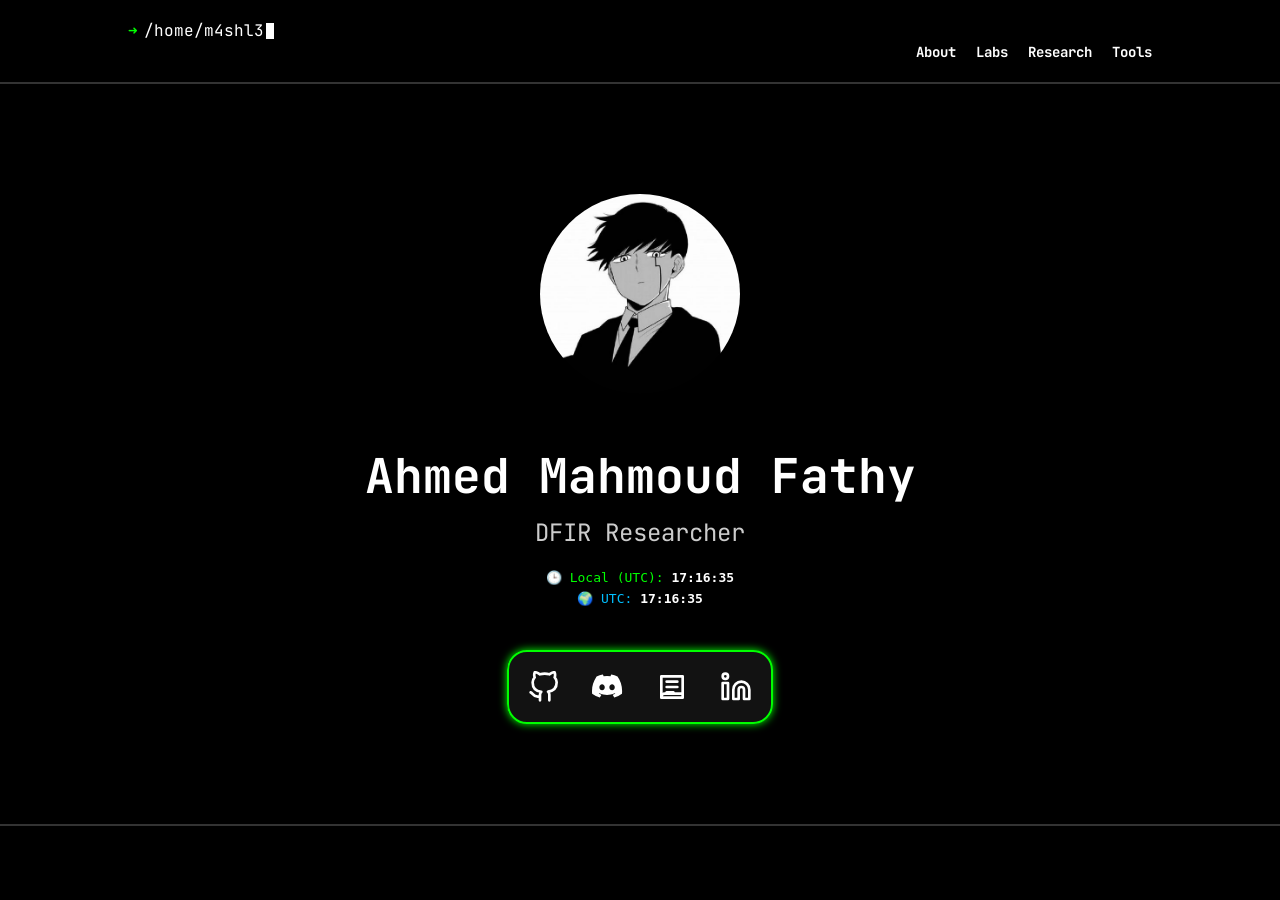
<file: index.html>
<!DOCTYPE html>
<html lang="en">
<head>
    <meta charset="UTF-8" />
    <meta name="viewport" content="width=device-width, initial-scale=1.0"/>
    <title>M4shl3</title>
    <link rel="stylesheet" href="styles.css">
	<link rel="icon" href="portrait.ico" type="image/x-icon">
</head>
<body>


	
	<header>
		<div class="container">
			<!-- Logo / Terminal prompt -->
			<div class="logo-terminal" style="position: relative;">
				<span class="terminal-arrow">➜</span>
				<span class="terminal-path">/home/m4shl3</span>
				<span class="terminal-cursor"></span>
				<!-- Hidden clickable overlay -->
				<a href="index.html" class="terminal-link"></a>
			</div>

			<!-- Navigation menu -->
			<nav class="menu">
				<ul>
					<li><a href="about.html">About</a></li>
					<li><a href="labs.html">Labs</a></li>
					<li><a href="research/index.html">Research</a></li>
					<li><a href="tools.html">Tools</a></li>
				</ul>
			</nav>
		</div>
	</header>

	

    <main>
        <div class="container">
            <div class="portrait-container">
                <div class="portrait-wrapper">
				<img src="portrait.jpg" alt="Portrait of Boleii" class="portrait front">
				<img src="another-portrait.jpg" alt="Another Portrait of Boleii" class="portrait back">
                </div>
            </div>

            <div class="days-since">
                <h1>Ahmed Mahmoud Fathy</h1>
				<p>
				  DFIR Researcher
				</p>
				<p>
				
				 <div style="margin-top: 20px;"></div>
				 
				</p>				
                
				
				<div id="days" class="time">Loading...</div>
            </div>

            <div class="social-links dock">
			  <a href="https://github.com/M4shl3" target="_blank" aria-label="GitHub Profile">
				<!-- GitHub SVG -->
				<svg xmlns="http://www.w3.org/2000/svg" viewBox="0 0 24 24" 
					 fill="none" stroke="currentColor" stroke-width="2" stroke-linecap="round" 
					 stroke-linejoin="round">
				  <path d="M9 19c-5 1.5-5-2.5-7-3m14 6v-3.87a3.37 
				  3.37 0 0 0-.94-2.61c3.14-.35 6.44-1.54 
				  6.44-7A5.44 5.44 0 0 0 20 4.77 5.07 
				  5.07 0 0 0 19.91 1S18.73.65 16 
				  2.48a13.38 13.38 0 0 0-7 
				  0C6.27.65 5.09 1 5.09 
				  1A5.07 5.07 0 0 0 5 
				  4.77a5.44 5.44 0 0 0-1.5 
				  3.78c0 5.42 3.3 6.61 
				  6.44 7A3.37 3.37 0 0 0 
				  9 18.13V22"></path>
				</svg>
			  </a>

			<a href="https://discord.com/users/844625487879471104" target="_blank" aria-label="Message me on Discord">
				<svg xmlns="http://www.w3.org/2000/svg" viewBox="0 0 17 17" fill="currentColor">
				    <!-- Official Discord icon - larger version -->
				    <path d="M13.545 2.907a13.2 13.2 0 0 0-3.257-1.011.05.05 0 0 0-.052.025c-.141.25-.297.577-.406.833a12.2 12.2 0 0 0-3.658 0 8 8 0 0 0-.412-.833.05.05 0 0 0-.052-.025c-1.125.194-2.22.534-3.257 1.011a.04.04 0 0 0-.021.018C.356 6.024-.213 9.047.066 12.032q.003.022.021.037a13.3 13.3 0 0 0 3.995 2.02.05.05 0 0 0 .056-.019q.463-.63.818-1.329a.05.05 0 0 0-.01-.059l-.018-.011a9 9 0 0 1-1.248-.595.05.05 0 0 1-.02-.066l.015-.019q.127-.095.248-.195a.05.05 0 0 1 .051-.007c2.619 1.196 5.454 1.196 8.041 0a.05.05 0 0 1 .053.007q.121.1.248.195a.05.05 0 0 1-.004.085 8 8 0 0 1-1.249.594.05.05 0 0 0-.03.03.05.05 0 0 0 .003.041c.24.465.515.909.817 1.329a.05.05 0 0 0 .056.019 13.2 13.2 0 0 0 4.001-2.02.05.05 0 0 0 .021-.037c.334-3.451-.559-6.449-2.366-9.106a.03.03 0 0 0-.02-.019m-8.198 7.307c-.789 0-1.438-.724-1.438-1.612s.637-1.613 1.438-1.613c.807 0 1.45.73 1.438 1.613 0 .888-.637 1.612-1.438 1.612m5.316 0c-.788 0-1.438-.724-1.438-1.612s.637-1.613 1.438-1.613c.807 0 1.451.73 1.438 1.613 0 .888-.631 1.612-1.438 1.612"/>
				</svg>
			   </a>

			  <!-- Blog -->
			  <a href="https://hackmd.io/@M4shl3" target="_blank" aria-label="Blog">
				<svg xmlns="http://www.w3.org/2000/svg" 
					 viewBox="0 0 24 24" fill="none" stroke="currentColor" 
					 stroke-width="2" stroke-linecap="round" stroke-linejoin="round">
				  <path d="M4 19.5A2.5 2.5 0 0 1 6.5 17H20" />
				  <path d="M4 4h16v16H4z" />
				  <line x1="8" y1="8" x2="16" y2="8" />
				  <line x1="8" y1="12" x2="16" y2="12" />
				  <line x1="8" y1="16" x2="13" y2="16" />
				</svg>
			  </a>

			  <!-- LinkedIn -->
			  <a href="https://www.linkedin.com/in/m4shl3/" target="_blank" aria-label="LinkedIn Profile">
				<svg xmlns="http://www.w3.org/2000/svg" 
					 viewBox="0 0 24 24" fill="none" stroke="currentColor" 
					 stroke-width="2" stroke-linecap="round" stroke-linejoin="round">
				  <path d="M16 8a6 6 0 0 1 6 6v7h-4v-7a2 
				  2 0 0 0-4 0v7h-4v-7a6 6 
				  0 0 1 6-6z" />
				  <rect x="2" y="9" width="4" height="12" />
				  <circle cx="4" cy="4" r="2" />
				</svg>
			  </a>
			</div>

        </div>
    </main>

    <footer>
        <div class="container"></div>
    </footer>

	<script>
    function updateClock() {
        const now = new Date();

        // Local time
        let hours = now.getHours();
        let minutes = now.getMinutes();
        let seconds = now.getSeconds();
        hours = hours < 10 ? "0" + hours : hours;
        minutes = minutes < 10 ? "0" + minutes : minutes;
        seconds = seconds < 10 ? "0" + seconds : seconds;
        const localTime = `${hours}:${minutes}:${seconds}`;

        // UTC time
        let utcHours = now.getUTCHours();
        let utcMinutes = now.getUTCMinutes();
        let utcSeconds = now.getUTCSeconds();
        utcHours = utcHours < 10 ? "0" + utcHours : utcHours;
        utcMinutes = utcMinutes < 10 ? "0" + utcMinutes : utcMinutes;
        utcSeconds = utcSeconds < 10 ? "0" + utcSeconds : utcSeconds;
        const utcTime = `${utcHours}:${utcMinutes}:${utcSeconds}`;

        // Get local timezone name
        const timeZoneName = Intl.DateTimeFormat().resolvedOptions().timeZone;

        // Decorated output
        const clockElement = document.getElementById('days');
        if (clockElement) {
            clockElement.innerHTML = `
                <div style="font-family: monospace; line-height: 1.6;">
                    <span style="color: #00ff00;">🕒 Local (${timeZoneName}):</span> <strong>${localTime}</strong><br/>
                    <span style="color: #00bfff;">🌍 UTC:</span> <strong>${utcTime}</strong>
                </div>
            `;
        }
    }

    setInterval(updateClock, 1000);
    updateClock();
	</script>


</body>
</html>
</file>
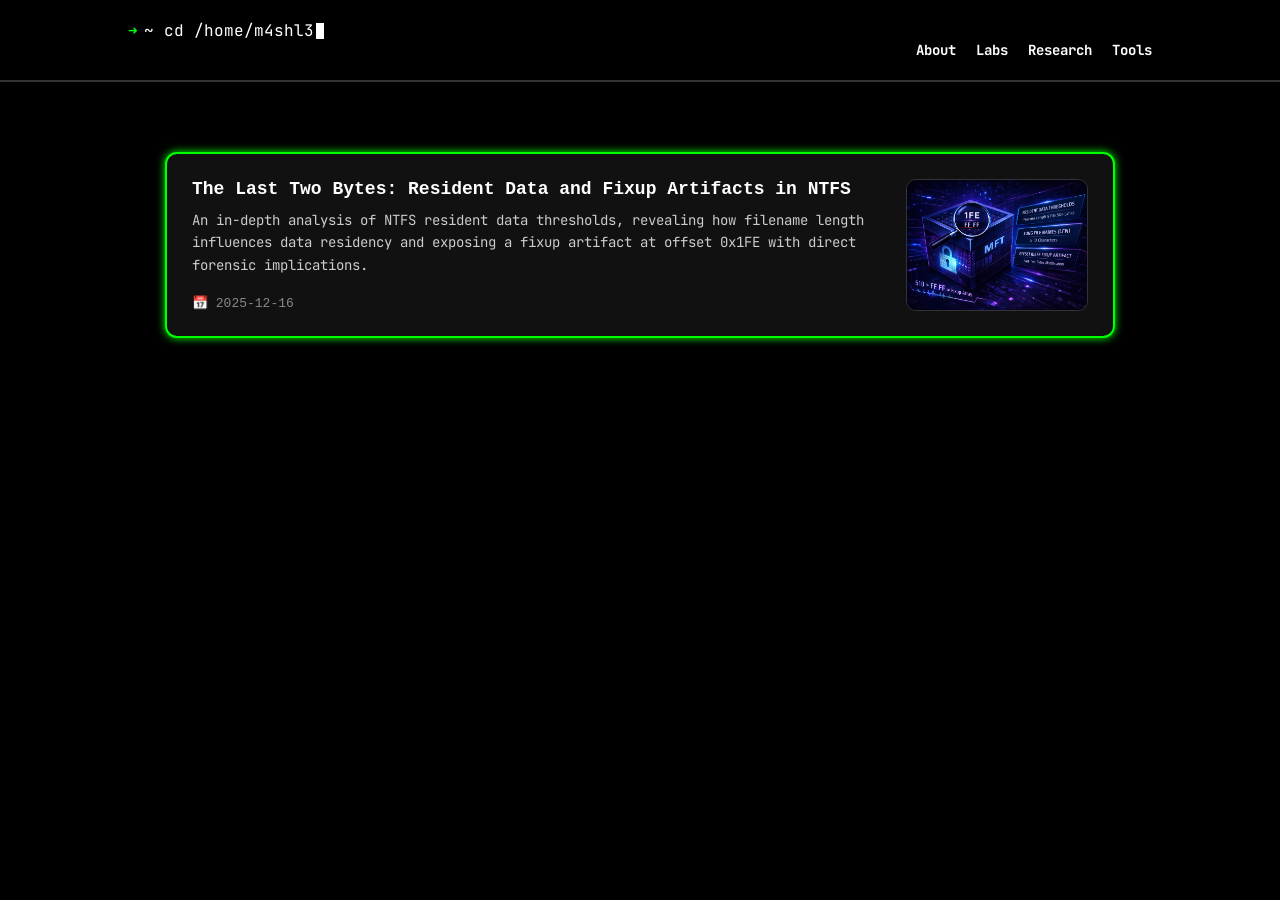
<file: research/index.html>
<!DOCTYPE html>
<html lang="en">
<head>
  <meta charset="UTF-8" />
  <meta name="viewport" content="width=device-width, initial-scale=1.0" />
  <title>Research | M4shl3</title>

  <link rel="stylesheet" href="../styles.css" />
  <link rel="icon" href="../portrait.ico" type="image/x-icon" />

  <style>
    body {
      background-color: #000;
      color: #fff;
      font-family: 'Courier New', Courier, monospace;
      margin: 0;
    }

    .research-container {
      max-width: 950px;
      margin: 30px auto;
      padding: 20px;
    }

    .research-card {
      background-color: #111;
      margin: 20px 0;
      padding: 25px;
      border-radius: 12px;
      border: 2px solid lime;
      box-shadow: 0 0 8px lime;
      display: flex;
      justify-content: space-between;
      gap: 20px;
      cursor: pointer;
      transition: transform 0.3s ease, box-shadow 0.3s ease;
    }

    .research-card:hover {
      transform: translateY(-6px);
      box-shadow: 0 0 14px lime;
    }

    .research-card img {
      width: 180px;
      height: 130px;
      border-radius: 10px;
      object-fit: cover;
      border: 1px solid #333;
    }

    .research-card-content {
      flex: 1;
      display: flex;
      flex-direction: column;
    }

    .research-card-content h2 {
      margin: 0 0 10px;
      font-size: 18px;
    }

    .research-card-content p {
      font-size: 14px;
      color: #ccc;
      line-height: 1.6;
    }

    .meta {
      margin-top: auto;
      font-size: 13px;
      color: #888;
    }

    .intro-section {
      text-align: center;
      margin: 60px auto 40px;
      max-width: 800px;
    }

    .intro-section h1 {
      color: #00ff00;
      font-size: 2.6rem;
      margin-bottom: 20px;
    }

    .intro-section p {
      color: #ccc;
      font-size: 1.2rem;
      line-height: 1.7;
    }
  </style>
</head>

<body>

<header>
  <div class="container">
    <div class="logo-terminal" style="position: relative;">
      <span class="terminal-arrow">➜</span>
      <span class="terminal-path">~ cd /home/m4shl3</span>
      <span class="terminal-cursor"></span>
      <a href="../index.html" class="terminal-link"></a>
    </div>

    <nav class="menu">
      <ul>
        <li><a href="../about.html">About</a></li>
        <li><a href="../labs.html">Labs</a></li>
        <li><a href="/research/" class="active">Research</a></li>
        <li><a href="../tools.html">Tools</a></li>
      </ul>
    </nav>
  </div>
</header>

<div class="research-container" id="research-container"></div>


<script>
(async () => {
  const container = document.getElementById('research-container');

  try {
    const response = await fetch('/research/research.json');
    if (!response.ok) throw new Error('Failed to load research.json');

    const researchFiles = await response.json();

    researchFiles.forEach(item => {
      const card = document.createElement('div');
      card.className = 'research-card';
      card.onclick = () => window.location.href = item.path;

      card.innerHTML = `
        <div class="research-card-content">
          <h2>${item.title}</h2>
          <p>${item.description}</p>
          <div class="meta">📅 ${item.date}</div>
        </div>
        <img src="${item.thumbnail}" alt="${item.title}">
      `;

      container.appendChild(card);
    });

  } catch (err) {
    container.innerHTML =
      '<p style="color:red;">Failed to load research entries.</p>';
    console.error(err);
  }
})();
</script>

</body>
</html>
</file>
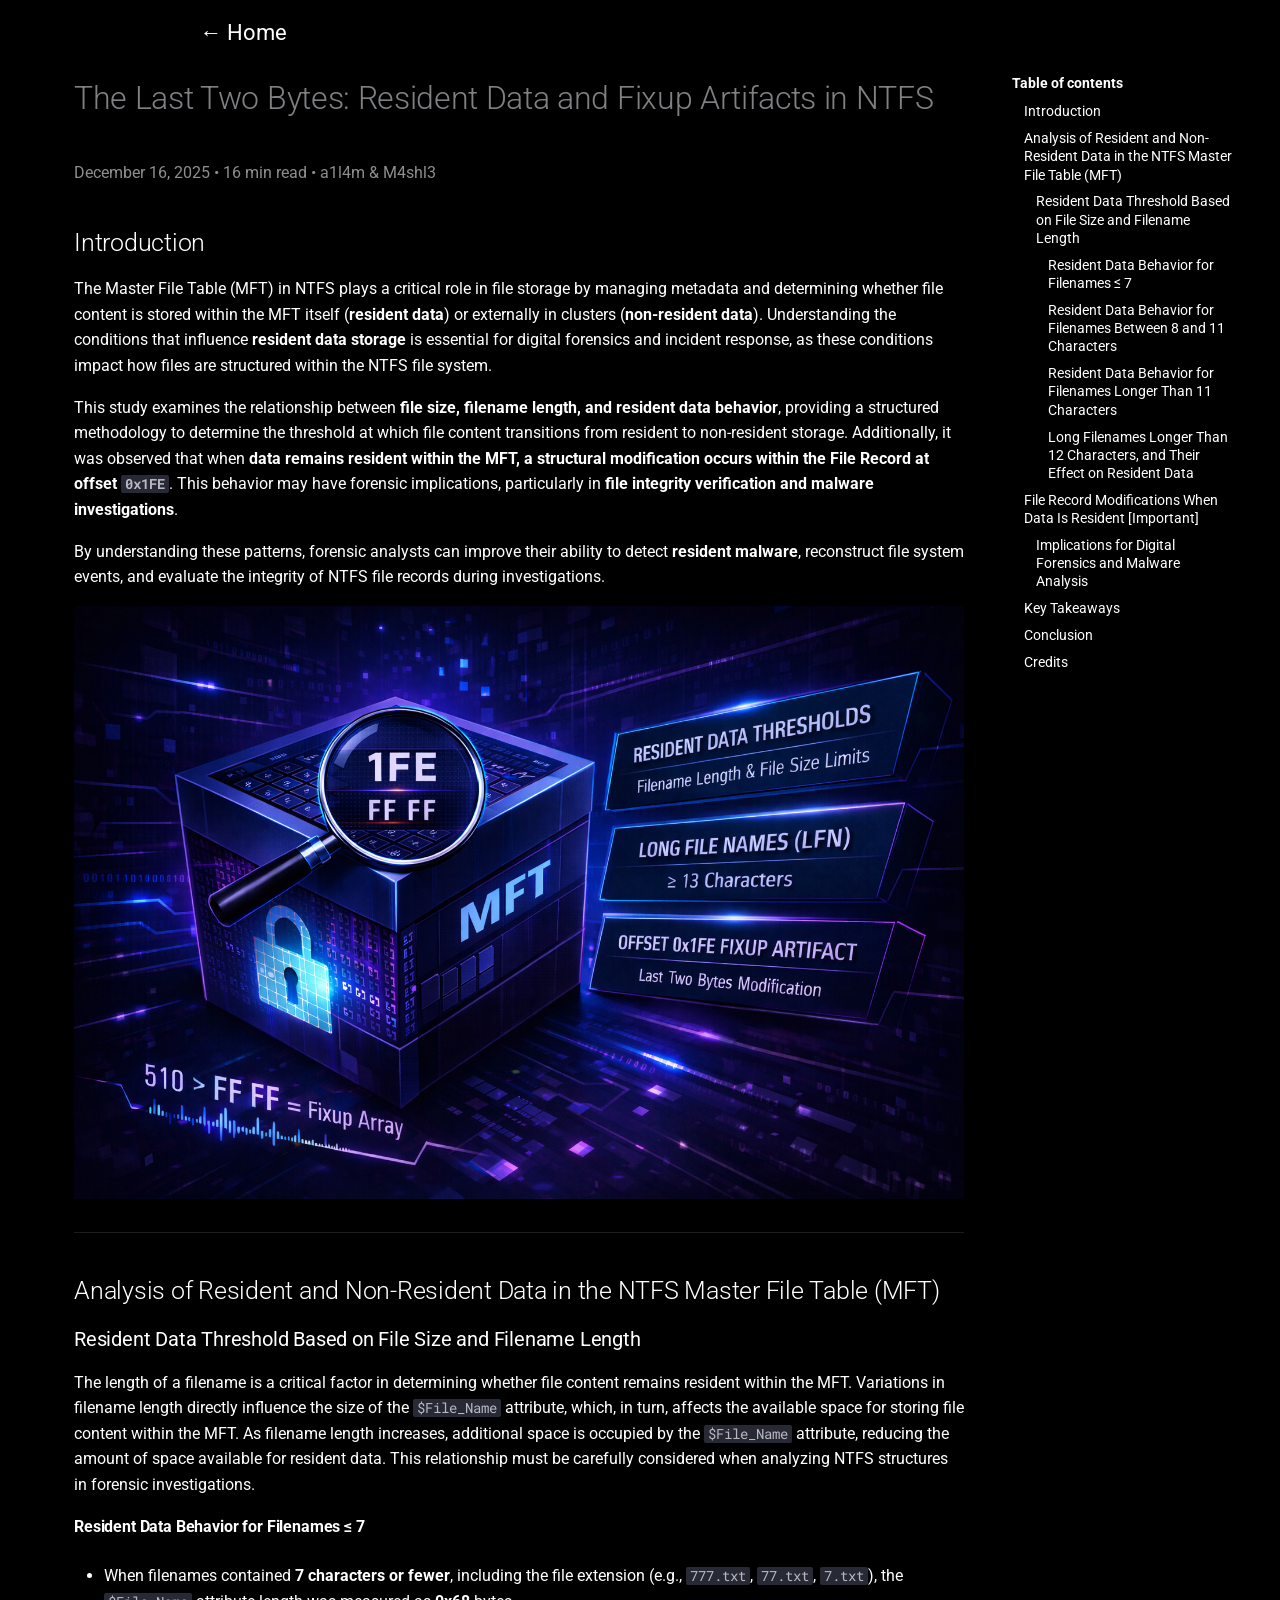
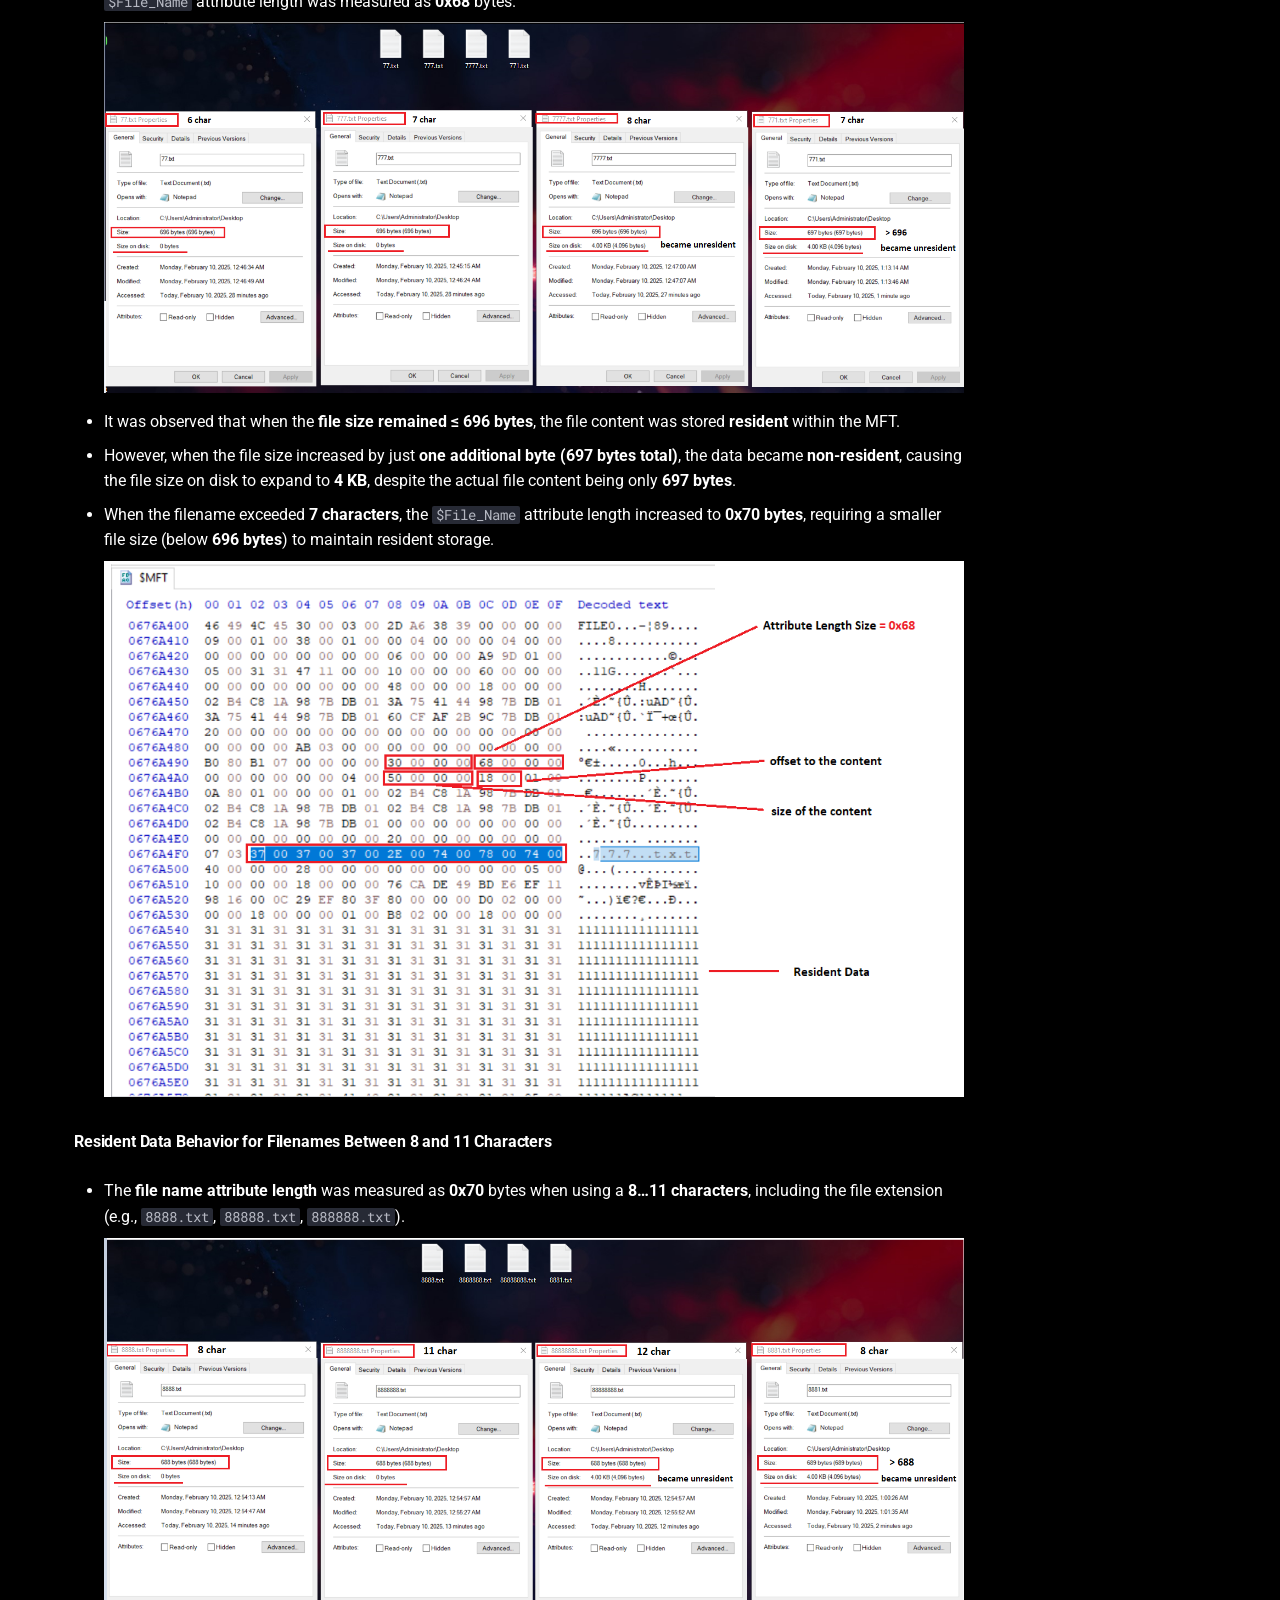
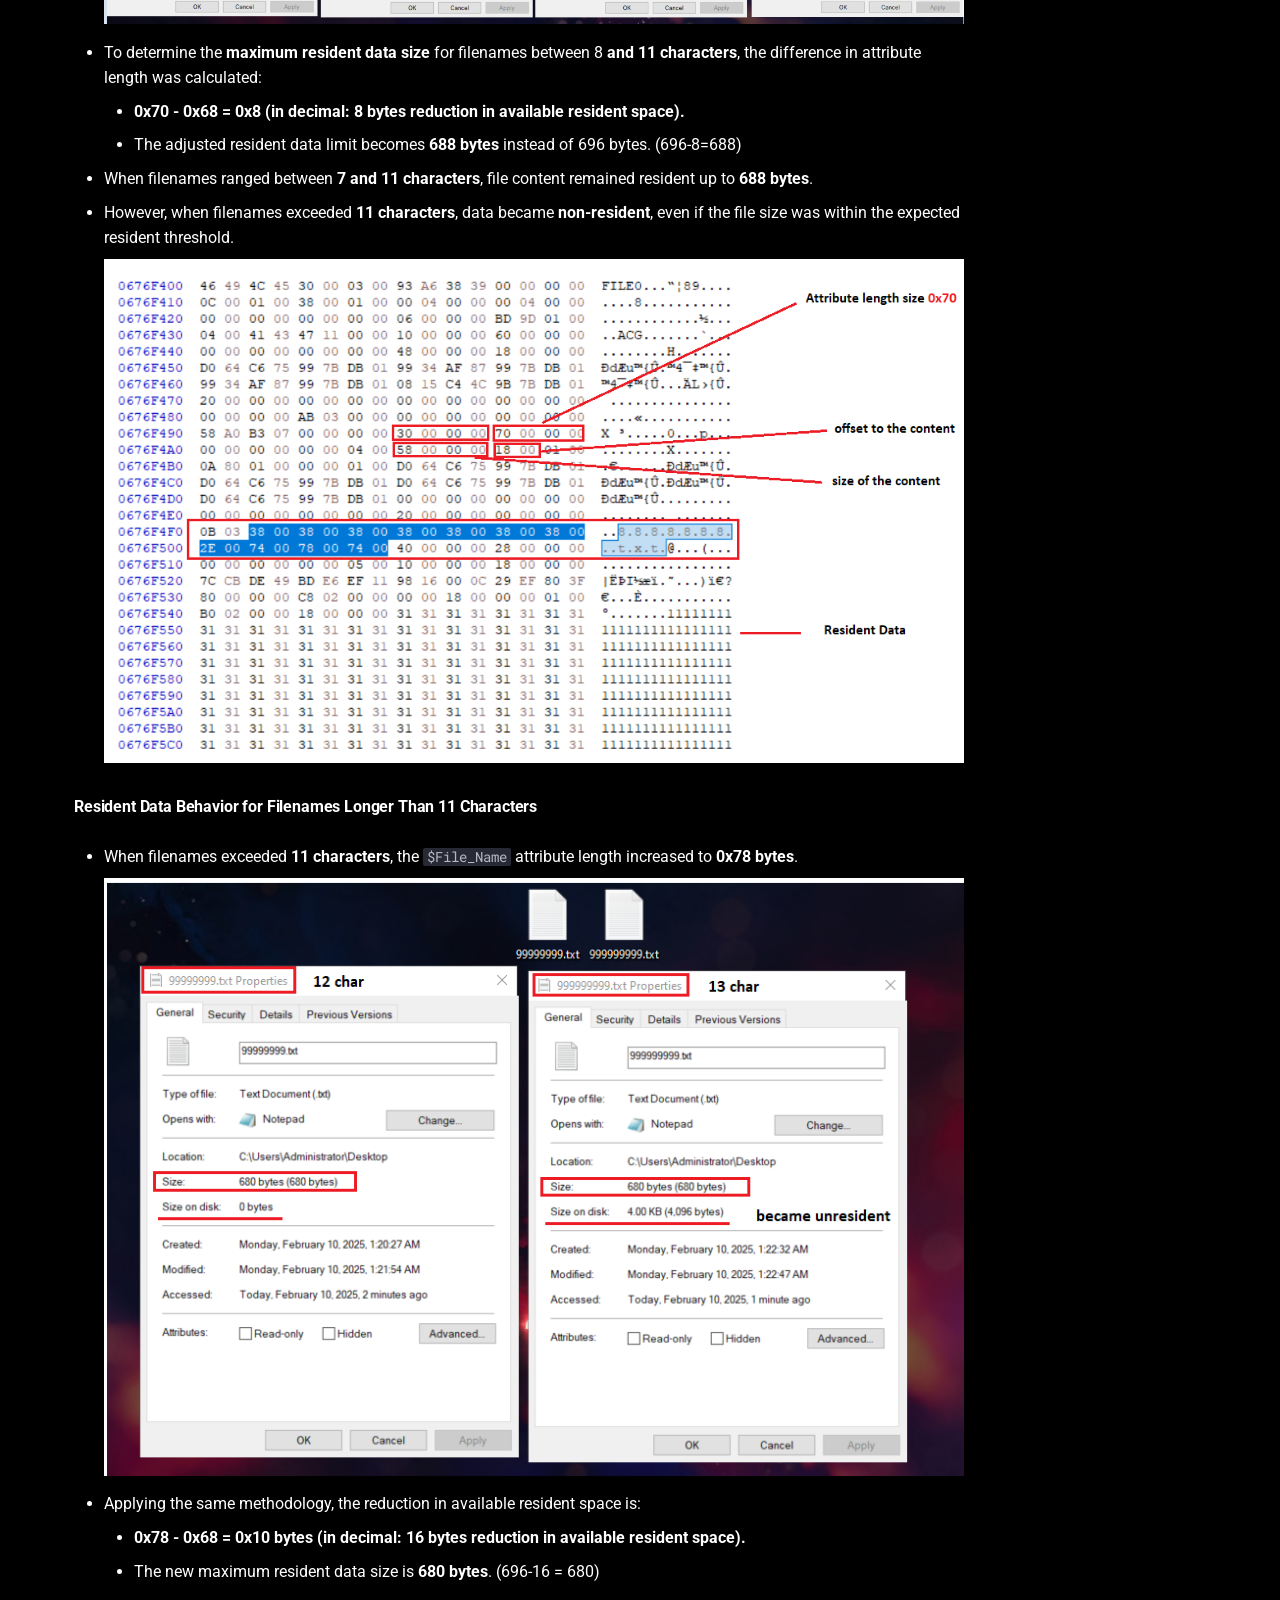
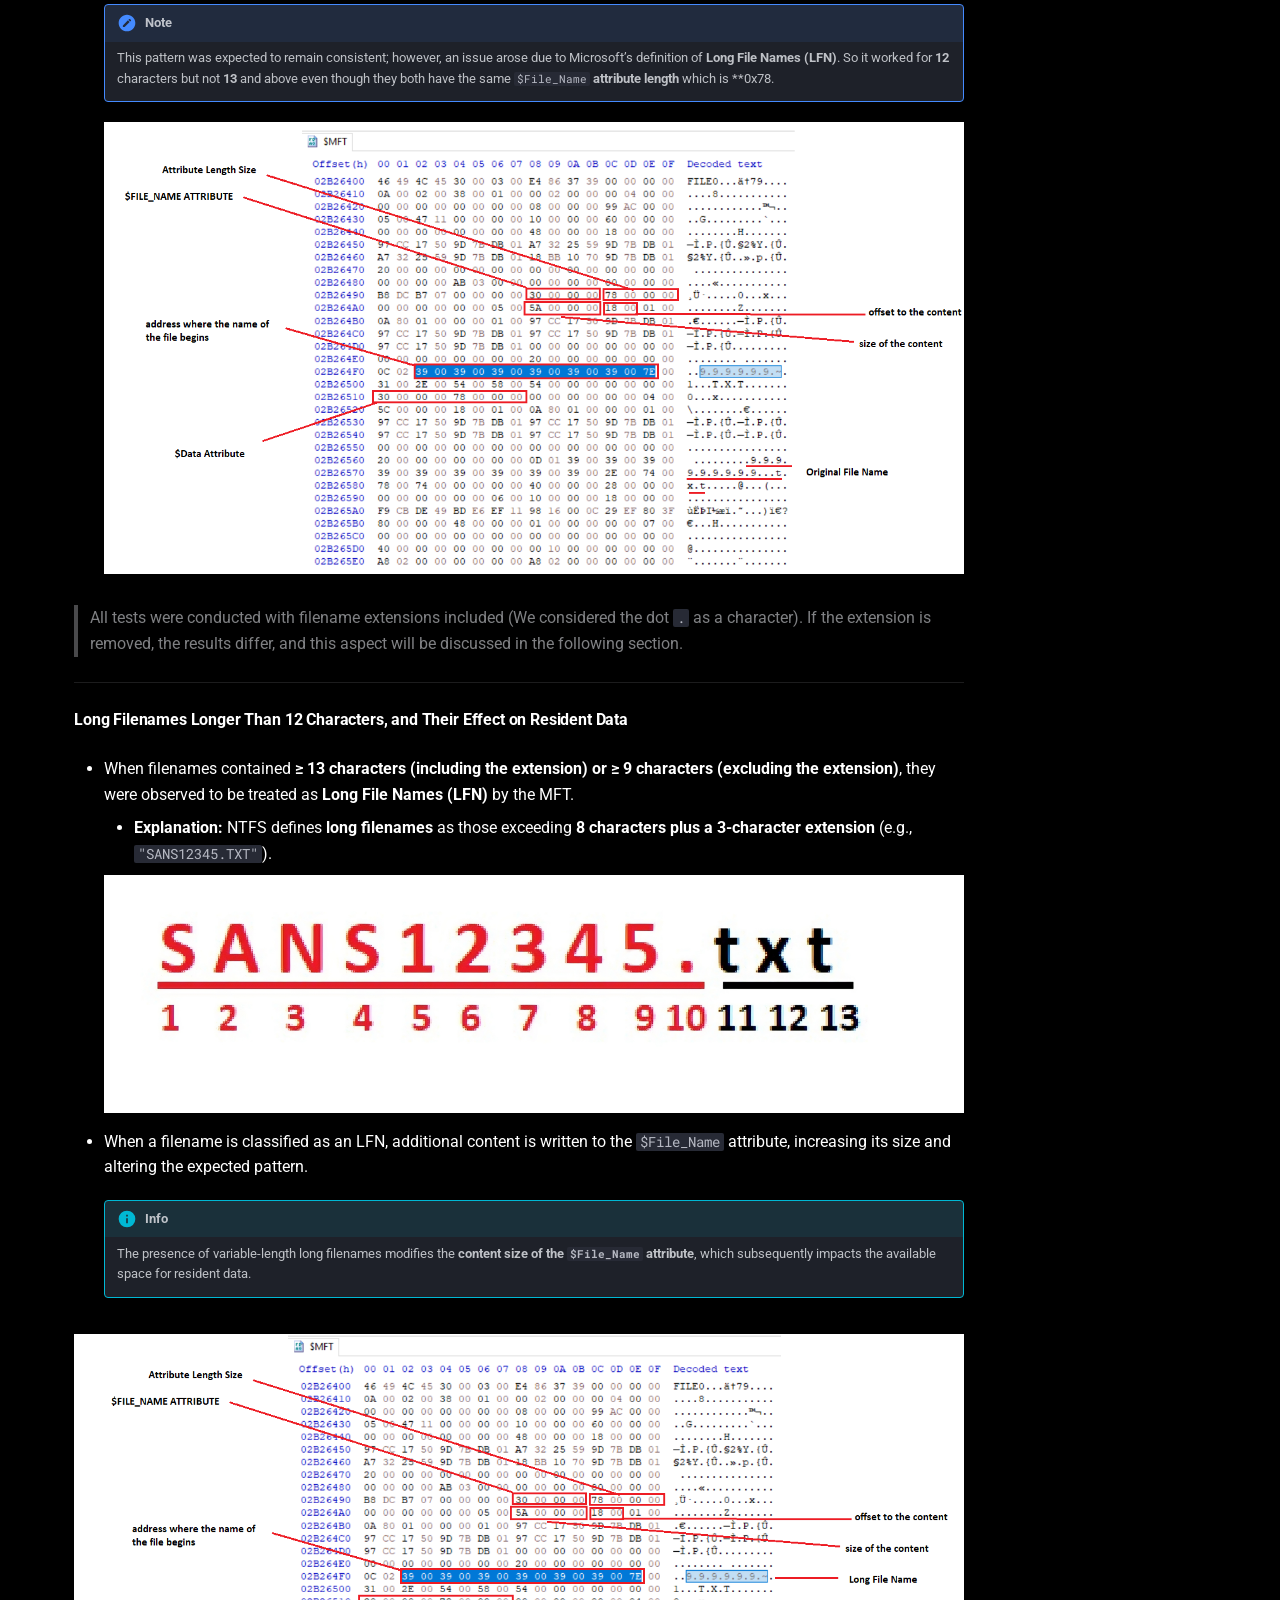
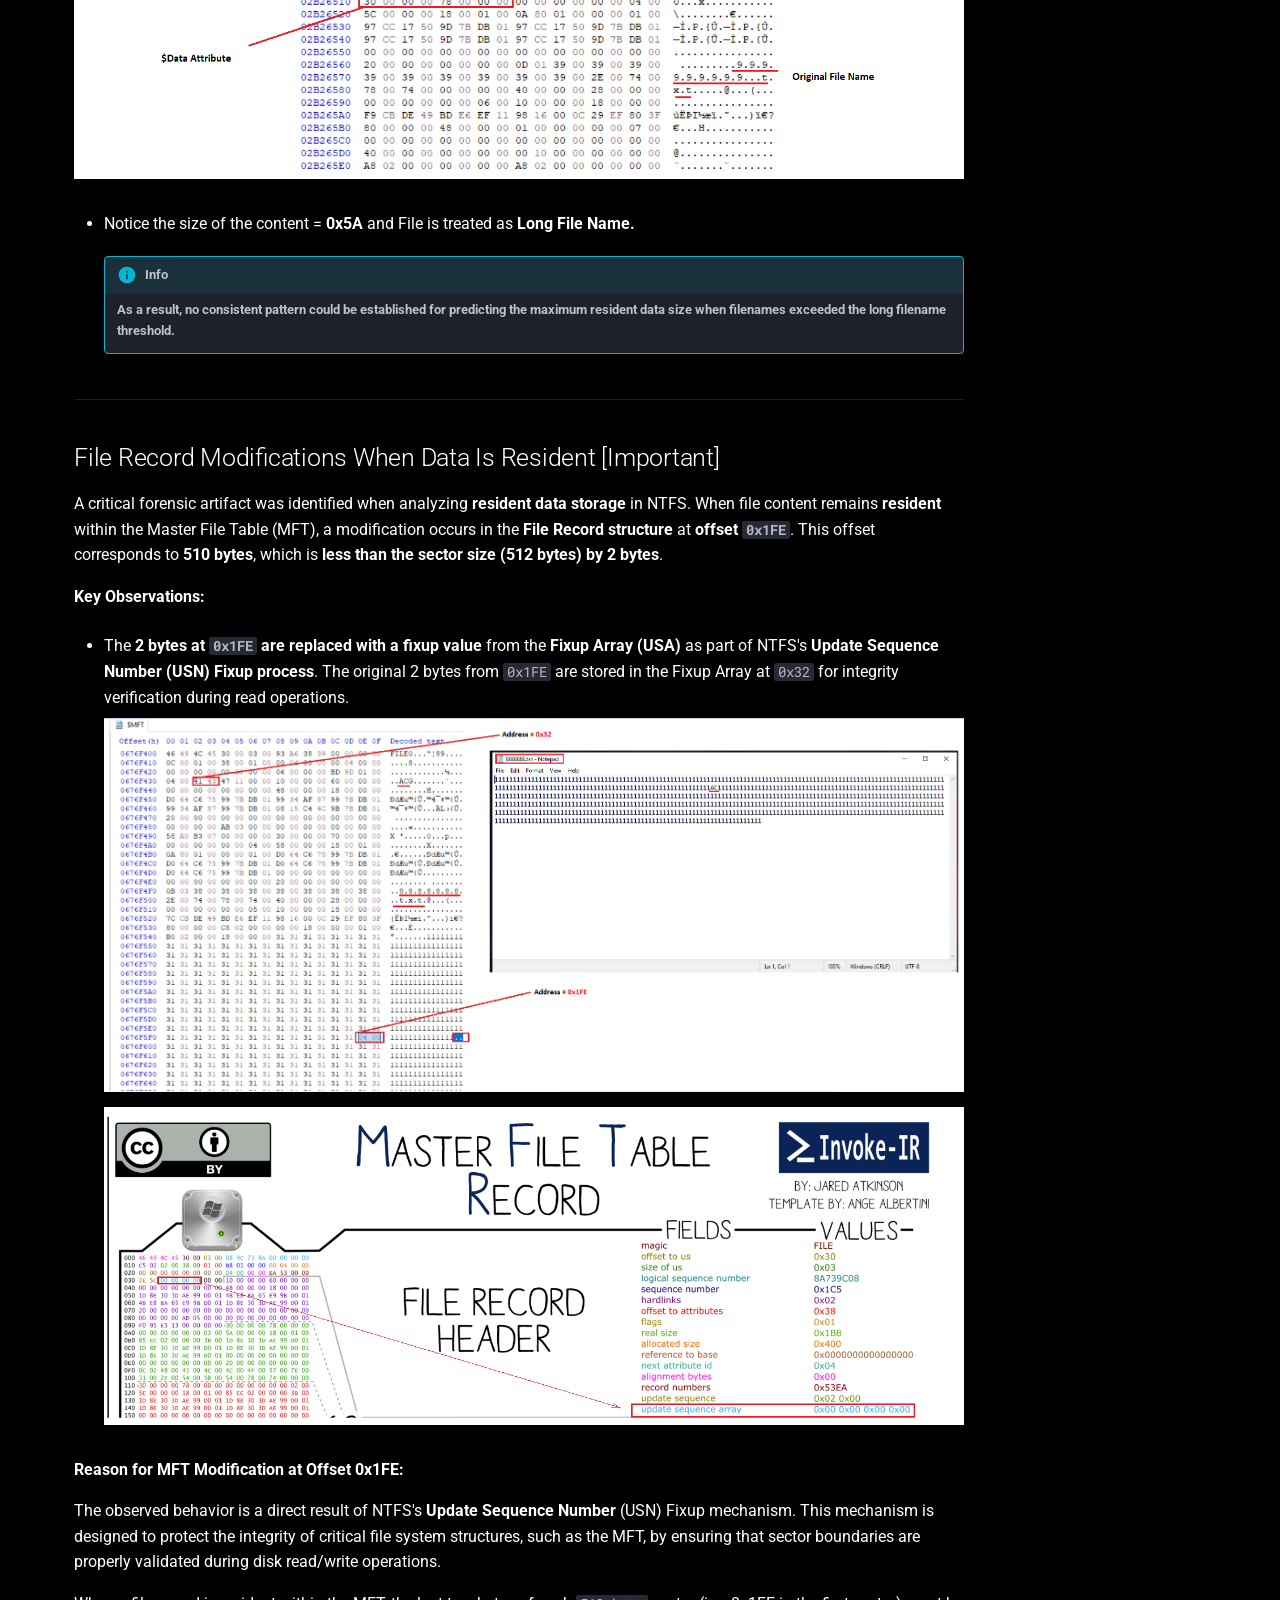
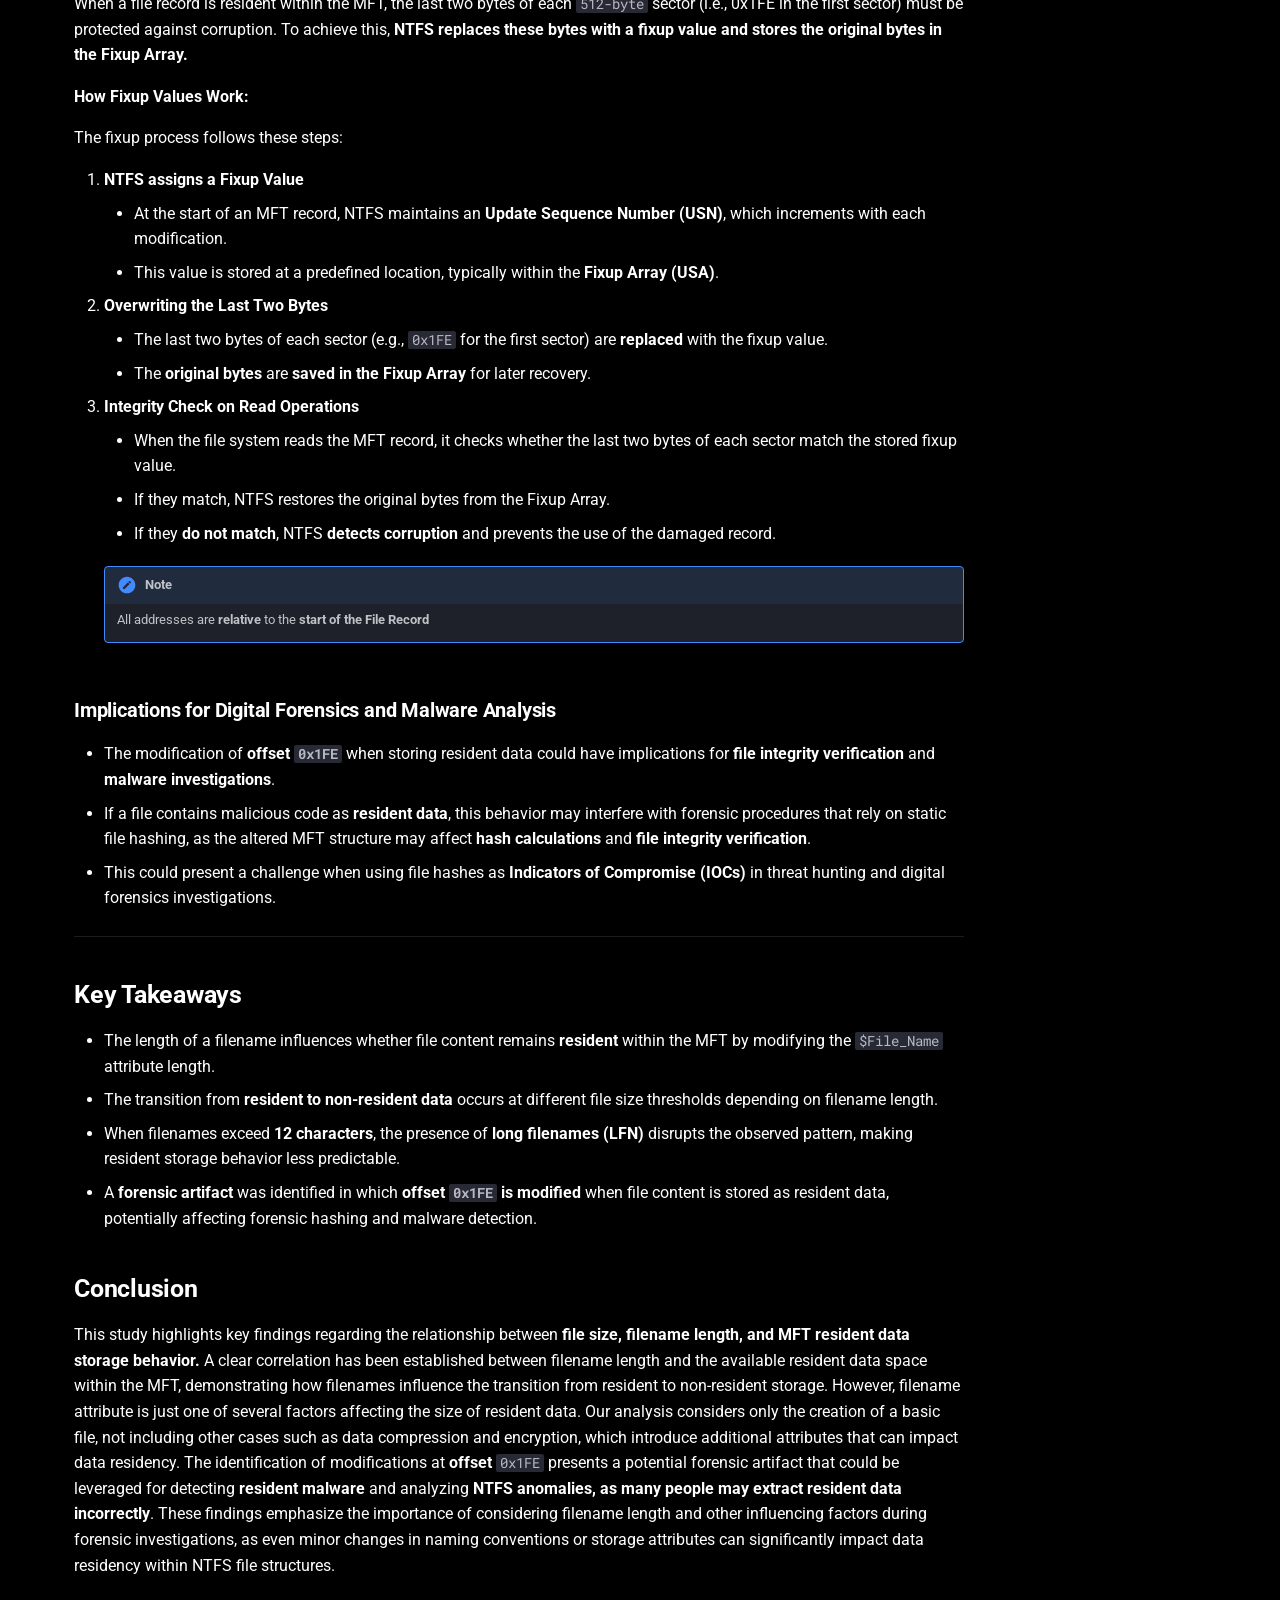
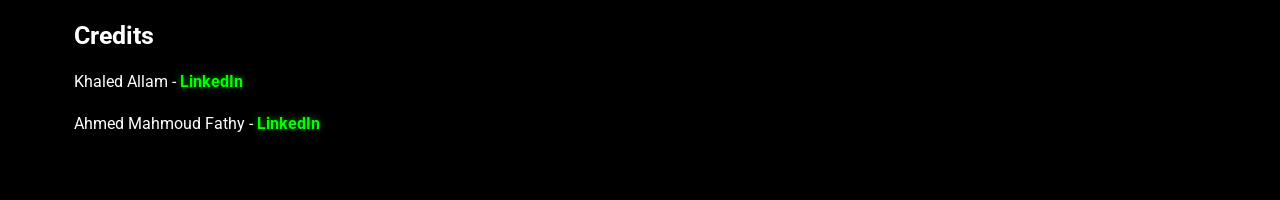
<file: research/posts/MFT/index.html>
<!doctype html>
<html lang="en" class="no-js">
  <head>
    
    <meta charset="utf-8">
    <meta name="viewport" content="width=device-width,initial-scale=1">
	
    <link rel="icon" href="../../../portrait.ico" type="image/x-icon">
    <title>The Last Two Bytes: Resident Data and Fixup Artifacts in NTFS</title>
	<meta property="og:title" content="The Last Two Bytes: Resident Data and Fixup Artifacts in NTFS" />
     <meta property="og:description" content="An in-depth analysis of NTFS resident data thresholds, revealing how filename length influences data residency and exposing a fixup artifact at offset 0x1FE with direct forensic implications." />
	<meta property="og:image" content="https://m4shl3.github.io/research/posts/MFT/img/background.png">
	<meta property="og:image:width" content="1200" />
	<meta property="og:image:height" content="627" />
	<meta property="og:type" content="website" />
      
      
        <link rel="canonical" href="https://m4shl3.github.io/research/posts/MFT/index.html">
      
      
      
      
      <link rel="icon" href="assets/images/favicon.png">
      <meta name="generator" content="mkdocs-1.6.1, mkdocs-material-9.6.3">
    
    
      
        <title>My Docs</title>
      
    
    
      <link rel="stylesheet" href="assets/stylesheets/main.d7758b05.min.css">
      
        
        <link rel="stylesheet" href="assets/stylesheets/palette.06af60db.min.css">
      
      


    
    
      
    
    
      
        
        
        <link rel="preconnect" href="https://fonts.gstatic.com" crossorigin>
        <link rel="stylesheet" href="https://fonts.googleapis.com/css?family=Roboto:300,300i,400,400i,700,700i%7CRoboto+Mono:400,400i,700,700i&display=fallback">
        <style>:root{--md-text-font:"Roboto";--md-code-font:"Roboto Mono"}</style>
      
    
    
      <link rel="stylesheet" href="extra.css">
    
    <script>__md_scope=new URL(".",location),__md_hash=e=>[...e].reduce(((e,_)=>(e<<5)-e+_.charCodeAt(0)),0),__md_get=(e,_=localStorage,t=__md_scope)=>JSON.parse(_.getItem(t.pathname+"."+e)),__md_set=(e,_,t=localStorage,a=__md_scope)=>{try{t.setItem(a.pathname+"."+e,JSON.stringify(_))}catch(e){}}</script>
    
      

    
    
    
  </head>
  
  
    
    
    
    
    
    <body dir="ltr" data-md-color-scheme="slate" data-md-color-primary="orange" data-md-color-accent="indigo">
  
    
    <input class="md-toggle" data-md-toggle="drawer" type="checkbox" id="__drawer" autocomplete="off">
    <input class="md-toggle" data-md-toggle="search" type="checkbox" id="__search" autocomplete="off">
    <label class="md-overlay" for="__drawer"></label>
    <div data-md-component="skip">
      
        
        <a href="#the-last-two-bytes-resident-data-and-fixup-artifacts-in-ntfs" class="md-skip">
          Skip to content
        </a>
      
    </div>
    <div data-md-component="announce">
      
    </div>
    
    
      

  

<header class="md-header md-header--shadow" data-md-component="header">
  <nav class="md-header__inner md-grid" aria-label="Header">
    <a href="." title="My Docs" class="md-header__button md-logo" aria-label="My Docs" data-md-component="logo">
      
  
  <svg xmlns="http://www.w3.org/2000/svg" viewBox="0 0 24 24"><path d="M12 8a3 3 0 0 0 3-3 3 3 0 0 0-3-3 3 3 0 0 0-3 3 3 3 0 0 0 3 3m0 3.54C9.64 9.35 6.5 8 3 8v11c3.5 0 6.64 1.35 9 3.54 2.36-2.19 5.5-3.54 9-3.54V8c-3.5 0-6.64 1.35-9 3.54"/></svg>

    </a>
    <label class="md-header__button md-icon" for="__drawer">
      
      <svg xmlns="http://www.w3.org/2000/svg" viewBox="0 0 24 24"><path d="M3 6h18v2H3zm0 5h18v2H3zm0 5h18v2H3z"/></svg>
    </label>
    <div class="md-header__title" data-md-component="header-title">
      <div class="md-header__ellipsis">
        <div class="md-header__topic">
          <span class="md-ellipsis">
            My Docs
          </span>
        </div>
        <div class="md-header__topic" data-md-component="header-topic">
          <span class="md-ellipsis">
            
              The Last Two Bytes: Resident Data and Fixup Artifacts in NTFS
            
          </span>
        </div>
      </div>
    </div>
    
      
    
    
    
    
      <label class="md-header__button md-icon" for="__search">
        
        <svg xmlns="http://www.w3.org/2000/svg" viewBox="0 0 24 24"><path d="M9.5 3A6.5 6.5 0 0 1 16 9.5c0 1.61-.59 3.09-1.56 4.23l.27.27h.79l5 5-1.5 1.5-5-5v-.79l-.27-.27A6.52 6.52 0 0 1 9.5 16 6.5 6.5 0 0 1 3 9.5 6.5 6.5 0 0 1 9.5 3m0 2C7 5 5 7 5 9.5S7 14 9.5 14 14 12 14 9.5 12 5 9.5 5"/></svg>
      </label>
      <div class="md-search" data-md-component="search" role="dialog">
  <label class="md-search__overlay" for="__search"></label>
  <div class="md-search__inner" role="search">
    <form class="md-search__form" name="search">
      <input type="text" class="md-search__input" name="query" aria-label="Search" placeholder="Search" autocapitalize="off" autocorrect="off" autocomplete="off" spellcheck="false" data-md-component="search-query" required>
      <label class="md-search__icon md-icon" for="__search">
        
        <svg xmlns="http://www.w3.org/2000/svg" viewBox="0 0 24 24"><path d="M9.5 3A6.5 6.5 0 0 1 16 9.5c0 1.61-.59 3.09-1.56 4.23l.27.27h.79l5 5-1.5 1.5-5-5v-.79l-.27-.27A6.52 6.52 0 0 1 9.5 16 6.5 6.5 0 0 1 3 9.5 6.5 6.5 0 0 1 9.5 3m0 2C7 5 5 7 5 9.5S7 14 9.5 14 14 12 14 9.5 12 5 9.5 5"/></svg>
        
        <svg xmlns="http://www.w3.org/2000/svg" viewBox="0 0 24 24"><path d="M20 11v2H8l5.5 5.5-1.42 1.42L4.16 12l7.92-7.92L13.5 5.5 8 11z"/></svg>
      </label>
      <nav class="md-search__options" aria-label="Search">
        
        <button type="reset" class="md-search__icon md-icon" title="Clear" aria-label="Clear" tabindex="-1">
          
          <svg xmlns="http://www.w3.org/2000/svg" viewBox="0 0 24 24"><path d="M19 6.41 17.59 5 12 10.59 6.41 5 5 6.41 10.59 12 5 17.59 6.41 19 12 13.41 17.59 19 19 17.59 13.41 12z"/></svg>
        </button>
      </nav>
      
    </form>
    <div class="md-search__output">
      <div class="md-search__scrollwrap" tabindex="0" data-md-scrollfix>
        <div class="md-search-result" data-md-component="search-result">
          <div class="md-search-result__meta">
            Initializing search
          </div>
          <ol class="md-search-result__list" role="presentation"></ol>
        </div>
      </div>
    </div>
  </div>
</div>
    
    
  </nav>
  
</header>
    
    <div class="md-container" data-md-component="container">
      
      
        
          
        
      
      <main class="md-main" data-md-component="main">
        <div class="md-main__inner md-grid">
          
            
              
              <div class="md-sidebar md-sidebar--primary" data-md-component="sidebar" data-md-type="navigation" >
                <div class="md-sidebar__scrollwrap">
                  <div class="md-sidebar__inner">
                    



<nav class="md-nav md-nav--primary" aria-label="Navigation" data-md-level="0">
  <label class="md-nav__title" for="__drawer">
    <a href="." title="My Docs" class="md-nav__button md-logo" aria-label="My Docs" data-md-component="logo">
      
  
  <svg xmlns="http://www.w3.org/2000/svg" viewBox="0 0 24 24"><path d="M12 8a3 3 0 0 0 3-3 3 3 0 0 0-3-3 3 3 0 0 0-3 3 3 3 0 0 0 3 3m0 3.54C9.64 9.35 6.5 8 3 8v11c3.5 0 6.64 1.35 9 3.54 2.36-2.19 5.5-3.54 9-3.54V8c-3.5 0-6.64 1.35-9 3.54"/></svg>

    </a>
    My Docs
  </label>
  
  <ul class="md-nav__list" data-md-scrollfix>
    
      
      
  
  
    
  
  
  
    <li class="md-nav__item md-nav__item--active">
      
      <input class="md-nav__toggle md-toggle" type="checkbox" id="__toc">
      
      
        
      
      
        <label class="md-nav__link md-nav__link--active" for="__toc">
          
  
  <span class="md-ellipsis">
    The Last Two Bytes: Resident Data and Fixup Artifacts in NTFS
    
  </span>
  

          <span class="md-nav__icon md-icon"></span>
        </label>
      
      <a href="." class="md-nav__link md-nav__link--active">
        
  
  <span class="md-ellipsis">
    The Last Two Bytes: Resident Data and Fixup Artifacts in NTFS
    
  </span>
  

      </a>
      
        

<nav class="md-nav md-nav--secondary" aria-label="Table of contents">
  
  
  
    
  
  
    <label class="md-nav__title" for="__toc">
      <span class="md-nav__icon md-icon"></span>
      Table of contents
    </label>
    <ul class="md-nav__list" data-md-component="toc" data-md-scrollfix>
      
        <li class="md-nav__item">
  <a href="#introduction" class="md-nav__link">
    <span class="md-ellipsis">
      Introduction
    </span>
  </a>
  
</li>
      
        <li class="md-nav__item">
  <a href="#analysis-of-resident-and-non-resident-data-in-the-ntfs-master-file-table-mft" class="md-nav__link">
    <span class="md-ellipsis">
      Analysis of Resident and Non-Resident Data in the NTFS Master File Table (MFT)
    </span>
  </a>
  
    <nav class="md-nav" aria-label="Analysis of Resident and Non-Resident Data in the NTFS Master File Table (MFT)">
      <ul class="md-nav__list">
        
          <li class="md-nav__item">
  <a href="#resident-data-threshold-based-on-file-size-and-filename-length" class="md-nav__link">
    <span class="md-ellipsis">
      Resident Data Threshold Based on File Size and Filename Length
    </span>
  </a>
  
    <nav class="md-nav" aria-label="Resident Data Threshold Based on File Size and Filename Length">
      <ul class="md-nav__list">
        
          <li class="md-nav__item">
  <a href="#resident-data-behavior-for-filenames-7" class="md-nav__link">
    <span class="md-ellipsis">
      Resident Data Behavior for Filenames ≤ 7
    </span>
  </a>
  
</li>
        
          <li class="md-nav__item">
  <a href="#resident-data-behavior-for-filenames-between-8-and-11-characters" class="md-nav__link">
    <span class="md-ellipsis">
      Resident Data Behavior for Filenames Between 8 and 11 Characters
    </span>
  </a>
  
</li>
        
          <li class="md-nav__item">
  <a href="#resident-data-behavior-for-filenames-longer-than-11-characters" class="md-nav__link">
    <span class="md-ellipsis">
      Resident Data Behavior for Filenames Longer Than 11 Characters
    </span>
  </a>
  
</li>
        
          <li class="md-nav__item">
  <a href="#long-filenames-longer-than-12-characters-and-their-effect-on-resident-data" class="md-nav__link">
    <span class="md-ellipsis">
      Long Filenames Longer Than 12 Characters, and Their Effect on Resident Data
    </span>
  </a>
  
</li>
        
      </ul>
    </nav>
  
</li>
        
      </ul>
    </nav>
  
</li>
      
        <li class="md-nav__item">
  <a href="#file-record-modifications-when-data-is-resident-important" class="md-nav__link">
    <span class="md-ellipsis">
      File Record Modifications When Data Is Resident [Important]
    </span>
  </a>
  
    <nav class="md-nav" aria-label="File Record Modifications When Data Is Resident [Important]">
      <ul class="md-nav__list">
        
          <li class="md-nav__item">
  <a href="#implications-for-digital-forensics-and-malware-analysis" class="md-nav__link">
    <span class="md-ellipsis">
      Implications for Digital Forensics and Malware Analysis
    </span>
  </a>
  
</li>
        
      </ul>
    </nav>
  
</li>
      
        <li class="md-nav__item">
  <a href="#key-takeaways" class="md-nav__link">
    <span class="md-ellipsis">
      Key Takeaways
    </span>
  </a>
  
</li>
      
        <li class="md-nav__item">
  <a href="#conclusion" class="md-nav__link">
    <span class="md-ellipsis">
      Conclusion
    </span>
  </a>
  
</li>
      
        <li class="md-nav__item">
  <a href="#credits" class="md-nav__link">
    <span class="md-ellipsis">
      Credits
    </span>
  </a>
  
</li>
      
    </ul>
  
</nav>
      
    </li>
  

    
  </ul>
</nav>
                  </div>
                </div>
              </div>
            
            
              
              <div class="md-sidebar md-sidebar--secondary" data-md-component="sidebar" data-md-type="toc" >
                <div class="md-sidebar__scrollwrap">
                  <div class="md-sidebar__inner">
                    

<nav class="md-nav md-nav--secondary" aria-label="Table of contents">
  
  
  
    
  
  
    <label class="md-nav__title" for="__toc">
      <span class="md-nav__icon md-icon"></span>
      Table of contents
    </label>
    <ul class="md-nav__list" data-md-component="toc" data-md-scrollfix>
      
        <li class="md-nav__item">
  <a href="#introduction" class="md-nav__link">
    <span class="md-ellipsis">
      Introduction
    </span>
  </a>
  
</li>
      
        <li class="md-nav__item">
  <a href="#analysis-of-resident-and-non-resident-data-in-the-ntfs-master-file-table-mft" class="md-nav__link">
    <span class="md-ellipsis">
      Analysis of Resident and Non-Resident Data in the NTFS Master File Table (MFT)
    </span>
  </a>
  
    <nav class="md-nav" aria-label="Analysis of Resident and Non-Resident Data in the NTFS Master File Table (MFT)">
      <ul class="md-nav__list">
        
          <li class="md-nav__item">
  <a href="#resident-data-threshold-based-on-file-size-and-filename-length" class="md-nav__link">
    <span class="md-ellipsis">
      Resident Data Threshold Based on File Size and Filename Length
    </span>
  </a>
  
    <nav class="md-nav" aria-label="Resident Data Threshold Based on File Size and Filename Length">
      <ul class="md-nav__list">
        
          <li class="md-nav__item">
  <a href="#resident-data-behavior-for-filenames-7" class="md-nav__link">
    <span class="md-ellipsis">
      Resident Data Behavior for Filenames ≤ 7
    </span>
  </a>
  
</li>
        
          <li class="md-nav__item">
  <a href="#resident-data-behavior-for-filenames-between-8-and-11-characters" class="md-nav__link">
    <span class="md-ellipsis">
      Resident Data Behavior for Filenames Between 8 and 11 Characters
    </span>
  </a>
  
</li>
        
          <li class="md-nav__item">
  <a href="#resident-data-behavior-for-filenames-longer-than-11-characters" class="md-nav__link">
    <span class="md-ellipsis">
      Resident Data Behavior for Filenames Longer Than 11 Characters
    </span>
  </a>
  
</li>
        
          <li class="md-nav__item">
  <a href="#long-filenames-longer-than-12-characters-and-their-effect-on-resident-data" class="md-nav__link">
    <span class="md-ellipsis">
      Long Filenames Longer Than 12 Characters, and Their Effect on Resident Data
    </span>
  </a>
  
</li>
        
      </ul>
    </nav>
  
</li>
        
      </ul>
    </nav>
  
</li>
      
        <li class="md-nav__item">
  <a href="#file-record-modifications-when-data-is-resident-important" class="md-nav__link">
    <span class="md-ellipsis">
      File Record Modifications When Data Is Resident [Important]
    </span>
  </a>
  
    <nav class="md-nav" aria-label="File Record Modifications When Data Is Resident [Important]">
      <ul class="md-nav__list">
        
          <li class="md-nav__item">
  <a href="#implications-for-digital-forensics-and-malware-analysis" class="md-nav__link">
    <span class="md-ellipsis">
      Implications for Digital Forensics and Malware Analysis
    </span>
  </a>
  
</li>
        
      </ul>
    </nav>
  
</li>
      
        <li class="md-nav__item">
  <a href="#key-takeaways" class="md-nav__link">
    <span class="md-ellipsis">
      Key Takeaways
    </span>
  </a>
  
</li>
      
        <li class="md-nav__item">
  <a href="#conclusion" class="md-nav__link">
    <span class="md-ellipsis">
      Conclusion
    </span>
  </a>
  
</li>
      
        <li class="md-nav__item">
  <a href="#credits" class="md-nav__link">
    <span class="md-ellipsis">
      Credits
    </span>
  </a>
  
</li>
      
    </ul>
  
</nav>
                  </div>
                </div>
              </div>
            
          
          
            <div class="md-content" data-md-component="content">
              <article class="md-content__inner md-typeset">
                
                  



<h1 id="the-last-two-bytes-resident-data-and-fixup-artifacts-in-ntfs">The Last Two Bytes: Resident Data and Fixup Artifacts in NTFS</h1>

<p class="meta-info">
    December 16, 2025 &bull; 16 min read &bull; a1l4m & M4shl3
</p>
<style>.meta-info {
    font-size: 0.8rem; /* Font size for better readability */
    color: #8e8e8e; /* Gray color for metadata */
    margin: 0px 0 20px; /* Spacing around the metadata */
}
</style>

<h2 id="introduction">Introduction</h2>
<p>The Master File Table (MFT) in NTFS plays a critical role in file storage by managing metadata and determining whether file content is stored within the MFT itself (<strong>resident data</strong>) or externally in clusters (<strong>non-resident data</strong>). Understanding the conditions that influence <strong>resident data storage</strong> is essential for digital forensics and incident response, as these conditions impact how files are structured within the NTFS file system.</p>
<p>This study examines the relationship between <strong>file size, filename length, and resident data behavior</strong>, providing a structured methodology to determine the threshold at which file content transitions from resident to non-resident storage. Additionally, it was observed that when <strong>data remains resident within the MFT, a structural modification occurs within the File Record at offset <code>0x1FE</code></strong>. This behavior may have forensic implications, particularly in <strong>file integrity verification and malware investigations</strong>.</p>
<p>By understanding these patterns, forensic analysts can improve their ability to detect <strong>resident malware</strong>, reconstruct file system events, and evaluate the integrity of NTFS file records during investigations.</p>
<p><img alt="image.png" src="img/background.png" /></p>
<hr />
<h2 id="analysis-of-resident-and-non-resident-data-in-the-ntfs-master-file-table-mft">Analysis of Resident and Non-Resident Data in the NTFS Master File Table (MFT)</h2>
<h3 id="resident-data-threshold-based-on-file-size-and-filename-length">Resident Data Threshold Based on File Size and Filename Length</h3>
<p>The length of a filename is a critical factor in determining whether file content remains resident within the MFT. Variations in filename length directly influence the size of the <code>$File_Name</code> attribute, which, in turn, affects the available space for storing file content within the MFT. As filename length increases, additional space is occupied by the <code>$File_Name</code> attribute, reducing the amount of space available for resident data. This relationship must be carefully considered when analyzing NTFS structures in forensic investigations.</p>
<h4 id="resident-data-behavior-for-filenames-7">Resident Data Behavior for Filenames ≤ 7</h4>
<ul>
<li>
<p>When filenames contained <strong>7 characters or fewer</strong>, including the file extension (e.g., <code>777.txt</code>, <code>77.txt</code>, <code>7.txt</code>), the <code>$File_Name</code> attribute length was measured as <strong>0x68</strong> bytes.</p>
<p><img alt="image.png" src="img/image.png" /></p>
</li>
<li>
<p>It was observed that when the <strong>file size remained ≤ 696 bytes</strong>, the file content was stored <strong>resident</strong> within the MFT.</p>
</li>
<li>However, when the file size increased by just <strong>one additional byte (697 bytes total)</strong>, the data became <strong>non-resident</strong>, causing the file size on disk to expand to <strong>4 KB</strong>, despite the actual file content being only <strong>697 bytes</strong>.</li>
<li>
<p>When the filename exceeded <strong>7 characters</strong>, the <code>$File_Name</code> attribute length increased to <strong>0x70 bytes</strong>, requiring a smaller file size (below <strong>696 bytes</strong>) to maintain resident storage.</p>
<p><img alt="image.png" src="img/image%201.png" /></p>
</li>
</ul>
<h4 id="resident-data-behavior-for-filenames-between-8-and-11-characters">Resident Data Behavior for Filenames Between 8 and 11 Characters</h4>
<ul>
<li>
<p>The <strong>file name attribute length</strong> was measured as <strong>0x70</strong> bytes when using a <strong>8…11 characters</strong>, including the file extension (e.g., <code>8888.txt</code>, <code>88888.txt</code>, <code>888888.txt</code>).</p>
<p><img alt="image.png" src="img/image%202.png" /></p>
</li>
<li>
<p>To determine the <strong>maximum resident data size</strong> for filenames between 8 <strong>and 11 characters</strong>, the difference in attribute length was calculated:</p>
<ul>
<li><strong>0x70 - 0x68 = 0x8  (in decimal: 8 bytes reduction in available resident space).</strong></li>
<li>The adjusted resident data limit becomes <strong>688 bytes</strong> instead of 696 bytes. (696-8=688)</li>
</ul>
</li>
<li>When filenames ranged between <strong>7 and 11 characters</strong>, file content remained resident up to <strong>688 bytes</strong>.</li>
<li>
<p>However, when filenames exceeded <strong>11 characters</strong>, data became <strong>non-resident</strong>, even if the file size was within the expected resident threshold.</p>
<p><img alt="image.png" src="img/image%203.png" /></p>
</li>
</ul>
<h4 id="resident-data-behavior-for-filenames-longer-than-11-characters">Resident Data Behavior for Filenames Longer Than 11 Characters</h4>
<ul>
<li>
<p>When filenames exceeded <strong>11 characters</strong>, the <code>$File_Name</code> attribute length increased to <strong>0x78 bytes</strong>.</p>
<p><img alt="image.png" src="img/image%204.png" /></p>
</li>
<li>
<p>Applying the same methodology, the reduction in available resident space is:</p>
<ul>
<li><strong>0x78 - 0x68 = 0x10 bytes (in decimal: 16 bytes reduction in available resident space).</strong></li>
<li>The new maximum resident data size is <strong>680 bytes</strong>. (696-16 = 680)</li>
</ul>
<div class="admonition note">
<p class="admonition-title">Note</p>
<p>This pattern was expected to remain consistent; however, an issue arose due to Microsoft’s definition of <strong>Long File Names (LFN)</strong>. So it worked for <strong>12</strong> characters but not <strong>13</strong> and above even though they both have the same <code>$File_Name</code> <strong>attribute length</strong> which is **0x78.</p>
</div>
<p><img alt="image.png" src="img/image%205.png" /></p>
</li>
</ul>
<blockquote>
<p>All tests were conducted with filename extensions included (We considered the dot <code>.</code> as a character). If the extension is removed, the results differ, and this aspect will be discussed in the following section.</p>
</blockquote>
<hr />
<h4 id="long-filenames-longer-than-12-characters-and-their-effect-on-resident-data">Long Filenames Longer Than 12 Characters, and Their Effect on Resident Data</h4>
<ul>
<li>
<p>When filenames contained <strong>≥ 13 characters (including the extension) or ≥ 9 characters (excluding the extension)</strong>, they were observed to be treated as <strong>Long File Names (LFN)</strong> by the MFT.</p>
<ul>
<li><strong>Explanation:</strong> NTFS defines <strong>long filenames</strong> as those exceeding <strong>8 characters plus a 3-character extension</strong> (e.g., <code>"SANS12345.TXT"</code>).</li>
</ul>
<p><img alt="upscalemedia-transformed.png" src="img/upscalemedia-transformed.png" /></p>
</li>
<li>
<p>When a filename is classified as an LFN, additional content is written to the <code>$File_Name</code> attribute, increasing its size and altering the expected pattern.</p>
<div class="admonition info">
<p class="admonition-title">Info</p>
<p>The presence of variable-length long filenames modifies the <strong>content size of the <code>$File_Name</code> attribute</strong>, which subsequently impacts the available space for resident data.</p>
</div>
</li>
</ul>
<p><img alt="image.png" src="img/image%206.png" /></p>
<ul>
<li>
<p>Notice the size of the content = <strong>0x5A</strong>  and File is treated as <strong>Long File Name.</strong></p>
<div class="admonition info">
<p class="admonition-title">Info</p>
<p><strong>As a result, no consistent pattern could be established for predicting the maximum resident data size when filenames exceeded the long filename threshold.</strong></p>
</div>
</li>
</ul>
<hr />
<h2 id="file-record-modifications-when-data-is-resident-important">File Record Modifications When Data Is Resident [Important]</h2>
<p>A critical forensic artifact was identified when analyzing <strong>resident data storage</strong> in NTFS. When file content remains <strong>resident</strong> within the Master File Table (MFT), a modification occurs in the <strong>File Record structure</strong> at <strong>offset <code>0x1FE</code></strong>. This offset corresponds to <strong>510 bytes</strong>, which is <strong>less than the sector size (512 bytes) by 2 bytes</strong>.</p>
<p><strong>Key Observations:</strong></p>
<ul>
<li>
<p>The <strong>2 bytes at <code>0x1FE</code> are replaced with a fixup value</strong> from the <strong>Fixup Array (USA)</strong> as part of NTFS's <strong>Update Sequence Number (USN) Fixup process</strong>. The original 2 bytes from <code>0x1FE</code> are stored in the Fixup Array at <code>0x32</code> for integrity verification during read operations.</p>
<p><img alt="image.png" src="img/image%207.png" /></p>
<p><img alt="image.png" src="img/image%208.png" /></p>
</li>
</ul>
<p><strong>Reason for MFT Modification at Offset 0x1FE:</strong></p>
<p>The observed behavior is a direct result of NTFS's <strong>Update Sequence Number</strong> (USN) Fixup mechanism. This mechanism is designed to protect the integrity of critical file system structures, such as the MFT, by ensuring that sector boundaries are properly validated during disk read/write operations.</p>
<p>When a file record is resident within the MFT, the last two bytes of each <code>512-byte</code> sector (i.e., 0x1FE in the first sector) must be protected against corruption. To achieve this, <strong>NTFS replaces these bytes with a fixup value and stores the original bytes in the Fixup Array.</strong></p>
<p><strong>How Fixup Values Work:</strong></p>
<p>The fixup process follows these steps:</p>
<ol>
<li><strong>NTFS assigns a Fixup Value</strong><ul>
<li>At the start of an MFT record, NTFS maintains an <strong>Update Sequence Number (USN)</strong>, which increments with each modification.</li>
<li>This value is stored at a predefined location, typically within the <strong>Fixup Array (USA)</strong>.</li>
</ul>
</li>
<li><strong>Overwriting the Last Two Bytes</strong><ul>
<li>The last two bytes of each sector (e.g., <code>0x1FE</code> for the first sector) are <strong>replaced</strong> with the fixup value.</li>
<li>The <strong>original bytes</strong> are <strong>saved in the Fixup Array</strong> for later recovery.</li>
</ul>
</li>
<li>
<p><strong>Integrity Check on Read Operations</strong></p>
<ul>
<li>When the file system reads the MFT record, it checks whether the last two bytes of each sector match the stored fixup value.</li>
<li>If they match, NTFS restores the original bytes from the Fixup Array.</li>
<li>If they <strong>do not match</strong>, NTFS <strong>detects corruption</strong> and prevents the use of the damaged record.</li>
</ul>
<div class="admonition note">
<p class="admonition-title">Note</p>
<p>All addresses are <strong>relative</strong> to the <strong>start of the File Record</strong></p>
</div>
</li>
</ol>
<h3 id="implications-for-digital-forensics-and-malware-analysis"><strong>Implications for Digital Forensics and Malware Analysis</strong></h3>
<ul>
<li>The modification of <strong>offset <code>0x1FE</code></strong> when storing resident data could have implications for <strong>file integrity verification</strong> and <strong>malware investigations</strong>.</li>
<li>If a file contains malicious code as <strong>resident data</strong>, this behavior may interfere with forensic procedures that rely on static file hashing, as the altered MFT structure may affect <strong>hash calculations</strong> and <strong>file integrity verification</strong>.</li>
<li>This could present a challenge when using file hashes as <strong>Indicators of Compromise (IOCs)</strong> in threat hunting and digital forensics investigations.</li>
</ul>
<hr />
<h2 id="key-takeaways"><strong>Key Takeaways</strong></h2>
<ul>
<li>The length of a filename influences whether file content remains <strong>resident</strong> within the MFT by modifying the <code>$File_Name</code> attribute length.</li>
<li>The transition from <strong>resident to non-resident data</strong> occurs at different file size thresholds depending on filename length.</li>
<li>When filenames exceed <strong>12 characters</strong>, the presence of <strong>long filenames (LFN)</strong> disrupts the observed pattern, making resident storage behavior less predictable.</li>
<li>A <strong>forensic artifact</strong> was identified in which <strong>offset <code>0x1FE</code> is modified</strong> when file content is stored as resident data, potentially affecting forensic hashing and malware detection.</li>
</ul>
<h2 id="conclusion"><strong>Conclusion</strong></h2>
<p>This study highlights key findings regarding the relationship between <strong>file size, filename length, and MFT resident data storage behavior.</strong> A clear correlation has been established between filename length and the available resident data space within the MFT, demonstrating how filenames influence the transition from resident to non-resident storage. However, filename attribute is just one of several factors affecting the size of resident data. Our analysis considers only the creation of a basic file, not including other cases such as data compression and encryption, which introduce additional attributes that can impact data residency. The identification of modifications at <strong>offset</strong> <code>0x1FE</code> presents a potential forensic artifact that could be leveraged for detecting <strong>resident malware</strong> and analyzing <strong>NTFS anomalies, as many people may extract resident data incorrectly</strong>. These findings emphasize the importance of considering filename length and other influencing factors during forensic investigations, as even minor changes in naming conventions or storage attributes can significantly impact data residency within NTFS file structures.</p>
<h2 id="credits"><strong>Credits</strong></h2>
<p>Khaled Allam - <a href="https://www.linkedin.com/in/a1l4m/" style="color: #00ff00; font-weight: bold; text-shadow: 0 0 6px rgba(0, 255, 0, 0.6);">LinkedIn</a></p>
<p>Ahmed Mahmoud Fathy - <a href="https://www.linkedin.com/in/m4shl3" style="color: #00ff00; font-weight: bold; text-shadow: 0 0 6px rgba(0, 255, 0, 0.6);">LinkedIn</a></p>













                
              </article>
            </div>
          
          
<script>var target=document.getElementById(location.hash.slice(1));target&&target.name&&(target.checked=target.name.startsWith("__tabbed_"))</script>
        </div>
        
      </main>
      
        <footer class="md-footer">
  
  <div class="md-footer-meta md-typeset">
    <div class="md-footer-meta__inner md-grid">
      <div class="md-copyright">
  
  
    Made with
    <a href="https://squidfunk.github.io/mkdocs-material/" target="_blank" rel="noopener">
      Material for MkDocs
    </a>
  
</div>
      
    </div>
  </div>
</footer>
      
    </div>
    <div class="md-dialog" data-md-component="dialog">
      <div class="md-dialog__inner md-typeset"></div>
    </div>
    
    
    <script id="__config" type="application/json">{"base": ".", "features": [], "search": "assets/javascripts/workers/search.f8cc74c7.min.js", "translations": {"clipboard.copied": "Copied to clipboard", "clipboard.copy": "Copy to clipboard", "search.result.more.one": "1 more on this page", "search.result.more.other": "# more on this page", "search.result.none": "No matching documents", "search.result.one": "1 matching document", "search.result.other": "# matching documents", "search.result.placeholder": "Type to start searching", "search.result.term.missing": "Missing", "select.version": "Select version"}}</script>
    
    
      <script src="assets/javascripts/bundle.f1b6f286.min.js"></script>
      
    
  </body>
  <a id="back-arrow" href="../../index.html" 
   style="
       position: fixed; 
       top: 20px; 
       left: 200px; /* Keep it near the left edge */
       text-decoration: none; 
       font-size: 22px; 
       z-index: 1000;
       transition: opacity 0.3s ease-in-out;
       opacity: 0; /* Initially hidden */
   ">
   ← Home
</a>
<script>
    const backArrow = document.getElementById("back-arrow");

    function updateArrowVisibility() {
        if (window.scrollY === 0) {
            backArrow.style.opacity = "1"; // Show the back arrow
        } else {
            backArrow.style.opacity = "0"; // Hide the back arrow
        }
    }

    window.addEventListener("scroll", updateArrowVisibility);
    window.addEventListener("load", updateArrowVisibility);
</script>
</html>
</file>
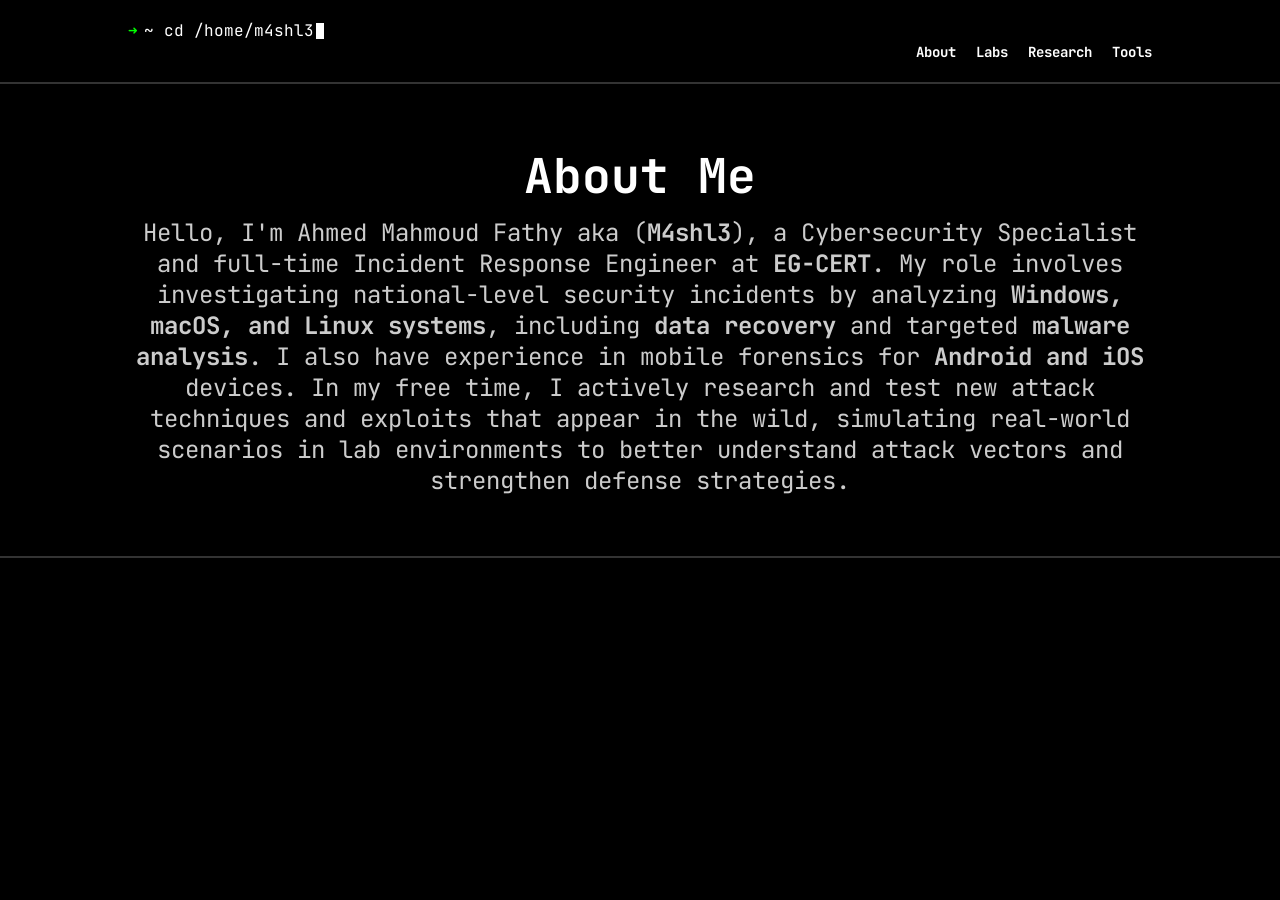
<file: about.html>
<!DOCTYPE html>
<html lang="en">
<head>
  <meta charset="UTF-8" />
  <meta name="viewport" content="width=device-width, initial-scale=1.0"/>
  <title>About - M4shl3</title>
  <link rel="stylesheet" href="styles.css">
	<link rel="icon" href="https://m4shl3.github.io/portrait.ico" type="image/x-icon">

</head>
<body>


	<header>
	  <div class="container">
		<!-- Terminal-style logo -->
		<div class="logo-terminal" style="position: relative;">
		  <span class="terminal-arrow">➜</span>
		  <span class="terminal-path">~ cd /home/m4shl3</span>
		  <span class="terminal-cursor"></span>
		  <!-- Hidden clickable overlay -->
		  <a href="index.html" class="terminal-link"></a>
		</div>

		<!-- Navigation menu -->
		<nav class="menu">
		  <ul>
			<li><a href="about.html">About</a></li>
			<li><a href="labs.html" class="active">Labs</a></li>
			<li><a href="research/index.html">Research</a></li>
			<li><a href="tools.html">Tools</a></li>
		  </ul>
		</nav>
	  </div>
		
	</header>

  

<main>
  <div class="container">
    <h1 class="section-title">About Me</h1>
	<p>Hello, I'm Ahmed Mahmoud Fathy aka (<strong>M4shl3</strong>), a Cybersecurity Specialist and full-time Incident Response Engineer at <strong>EG-CERT</strong>. My role involves investigating national-level security incidents by analyzing <strong>Windows, macOS, and Linux systems</strong>, including <strong>data recovery</strong> and targeted <strong>malware analysis</strong>. I also have experience in mobile forensics for <strong>Android and iOS</strong> devices. In my free time, I actively research and test new attack techniques and exploits that appear in the wild, simulating real-world scenarios in lab environments to better understand attack vectors and strengthen defense strategies. 
	</p>
  </div>
</main>



  <footer>
      <div class="container"></div>
  </footer>
</body>
</html>
</file>
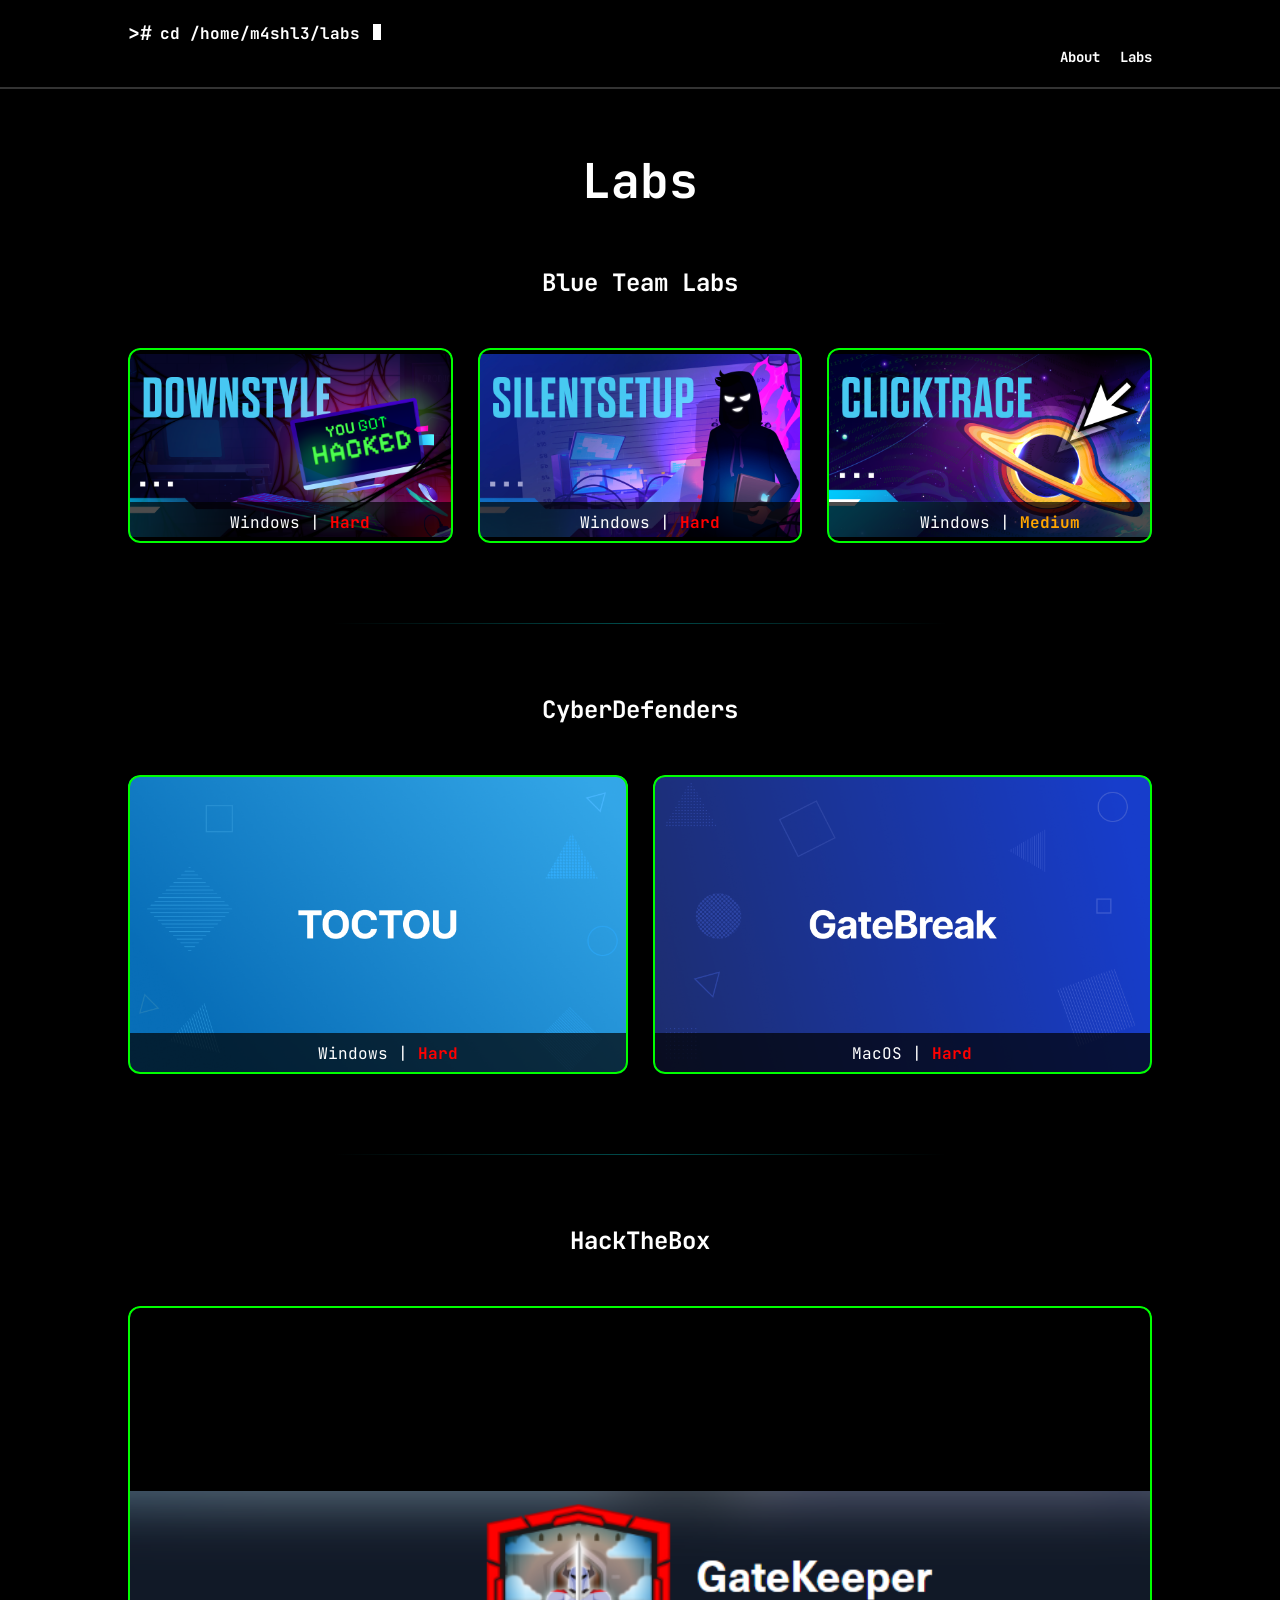
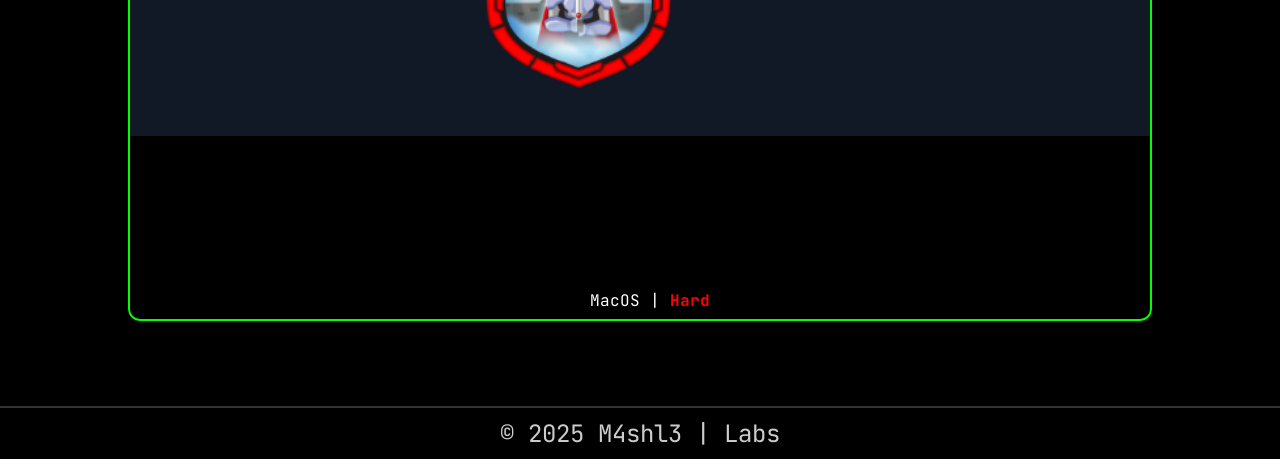
<file: Labs.html>
<!DOCTYPE html>
<html lang="en">
<head>
  <meta charset="UTF-8" />
  <meta name="viewport" content="width=device-width, initial-scale=1.0"/>
  <title>Labs | M4shl3</title>
  <link rel="stylesheet" href="styles.css">
</head>
<body>
  <header>
    <div class="container">
      <div class="logo">
        <span class="logo__mark">>#</span>
        <a href="index.html" class="logo__text">cd /home/m4shl3/labs<span class="logo__cursor"></span></a>
      </div>
      <nav class="menu">
        <ul>
          <li><a href="about.html">About</a></li>
          <li><a href="https://github.com/M4shl3/m4shl3.github.io/blob/main/Labs.html" class="active">Labs</a></li>
        </ul>
      </nav>
    </div>
  </header>

  <main>
    <div class="container">
      <h1 class="section-title">Labs</h1>

      <!-- Blue Team Labs Section -->
      <div class="labs-section">
        <h2 class="labs-platform">Blue Team Labs</h2>
        <div class="labs-grid">
          <a href="https://blueteamlabs.online/home/investigation/downstyle-b78d4b9021" target="_blank" class="lab-card">
            <img src="https://m4shl3.github.io/labs/DownStyle.png" alt="DownStyle Lab">
            <div class="lab-caption">Windows | <span class="difficulty-hard">Hard</span>  </div>
          </a>

          <a href="https://blueteamlabs.online/home/investigation/silentsetup-d857ea698d" target="_blank" class="lab-card">
            <img src="https://m4shl3.github.io/labs/SilentSetup.webp" alt="SilentSetup Lab">
            <div class="lab-caption">Windows | <span class="difficulty-hard">Hard</span>  </div>
          </a>

          <a href="https://blueteamlabs.online/home/investigation/clicktrace-ef7e5baa36" target="_blank" class="lab-card">
            <img src="https://m4shl3.github.io/labs/ClickTrace.png" alt="ClickTrace Lab">
            <div class="lab-caption">Windows | <span class="difficulty-medium">Medium</span> </div>
          </a>
        </div>
      </div>

      <!-- CyberDefenders Section -->
      <div class="labs-section">
        <h2 class="labs-platform">CyberDefenders</h2>
        <div class="labs-grid">
          <a href="https://cyberdefenders.org/blueteam-ctf-challenges/toctou/" target="_blank" class="lab-card">
            <img src="https://m4shl3.github.io/labs/TOCTOU.png" alt="TOCTOU Lab">
            <div class="lab-caption">Windows | <span class="difficulty-hard">Hard</span> </div>
          </a>

          <a href="https://cyberdefenders.org/blueteam-ctf-challenges/gatebreak/" target="_blank" class="lab-card">
            <img src="https://m4shl3.github.io/labs/GateBreak.png" alt="GateBreak Lab">
            <div class="lab-caption">MacOS | <span class="difficulty-hard">Hard</span></div>
          </a>
        </div>
      </div>

      <!-- HackTheBox Section -->
      <div class="labs-section">
        <h2 class="labs-platform">HackTheBox</h2>
        <div class="labs-grid">
          <a href="https://app.hackthebox.com/sherlocks/GateKeeper" target="_blank" class="lab-card">
            <img src="https://m4shl3.github.io/labs/GateKeeper.png" alt="GateKeeper Lab">
            <div class="lab-caption">MacOS | <span class="difficulty-hard">Hard</span> </div>
          </a>
        </div>
      </div>
    </div>
  </main>

  <footer>
    <div class="container">
      <p>© 2025 M4shl3 | Labs</p>
    </div>
  </footer>
</body>
</html>
</file>
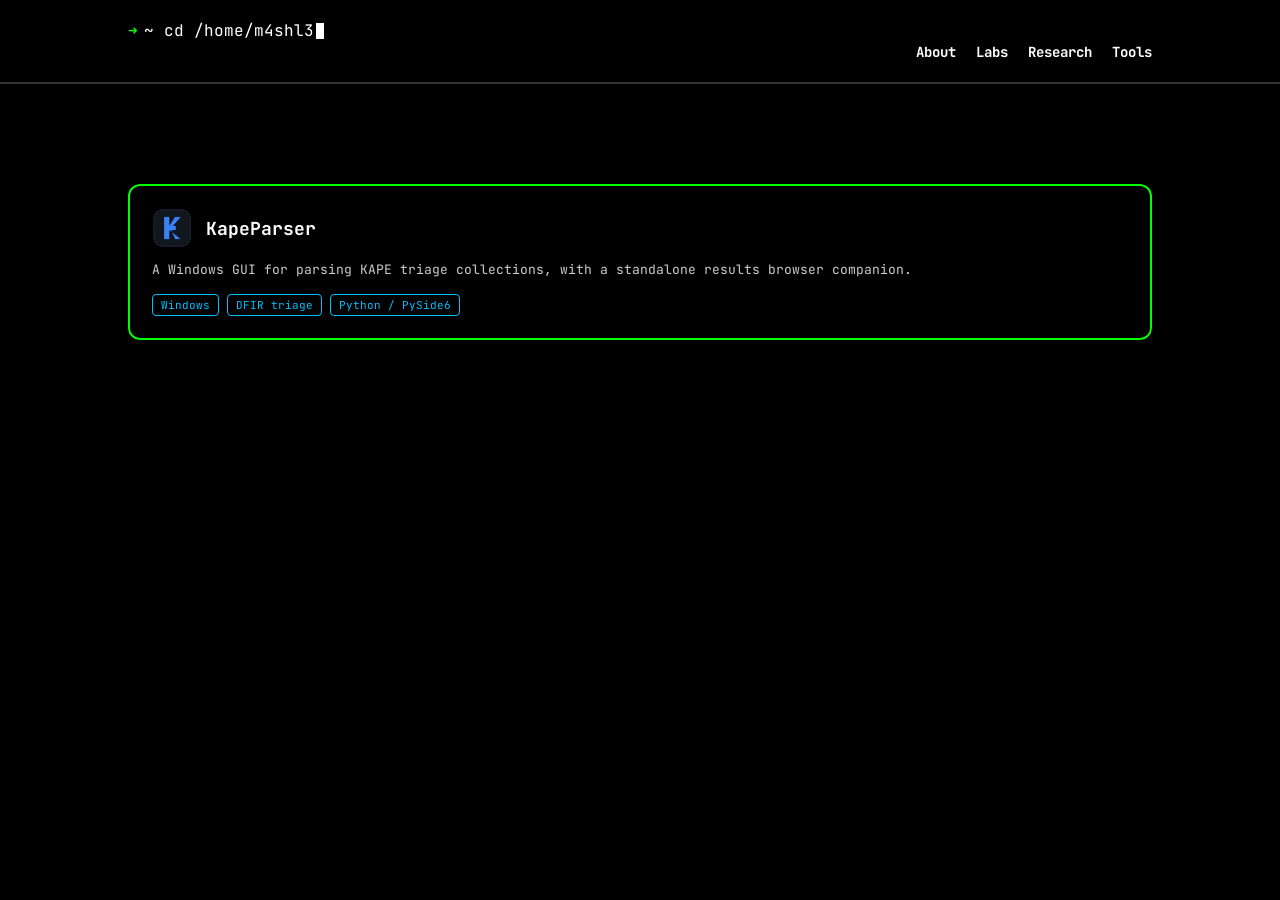
<file: tools.html>
<!DOCTYPE html>
<html lang="en">
<head>
  <meta charset="UTF-8" />
  <meta name="viewport" content="width=device-width, initial-scale=1.0"/>
  <title>Tools | M4shl3</title>
  <link rel="stylesheet" href="styles.css">
	<link rel="icon" href="https://m4shl3.github.io/portrait.ico" type="image/x-icon">
	<style>
		.tools-grid {
			display: grid;
			grid-template-columns: repeat(auto-fit, minmax(280px, 1fr));
			gap: 25px;
			justify-content: center;
			width: 100%;
			max-width: 1200px;
			margin: 0 auto;
		}
		.tool-card {
			position: relative;
			display: block;
			overflow: hidden;
			border-radius: 12px;
			background: #000;
			box-shadow: 0 4px 8px rgba(0,0,0,0.6);
			transition: transform 0.3s ease;
			padding: 24px;
			text-align: left;
			text-decoration: none;
		}
		.tool-card::before {
			content: '';
			position: absolute;
			top: 0; left: 0; right: 0; bottom: 0;
			border-radius: 12px;
			border: 2px solid lime;
			box-shadow: 0 0 8px lime;
			pointer-events: none;
			z-index: 2;
		}
		.tool-card:hover { transform: scale(1.02); }
		.tool-card-header { display: flex; align-items: center; gap: 14px; margin-bottom: 12px; }
		.tool-card-header img { width: 40px; height: 40px; border-radius: 8px; }
		.tool-card-name { font-size: 18px; font-weight: bold; color: #fff; }
		.tool-card-tagline { font-size: 13px; color: #ccc; margin: 0 0 14px; line-height: 1.5; }
		.tool-card-tags { display: flex; gap: 8px; flex-wrap: wrap; }
		.tool-tag {
			font-size: 11px;
			padding: 3px 8px;
			border: 1px solid #00bfff;
			color: #00bfff;
			border-radius: 4px;
		}
		.tools-intro { max-width: 760px; margin: 0 auto 40px; text-align: center; }
		.tools-intro p { font-size: 16px; color: #ccc; }
	</style>
</head>

<!-- Back to Top Button -->
<button id="backToTop" class="back-to-top-btn" aria-label="Back to top">
   ^
</button>

<body>

	<header>
	  <div class="container">
		<!-- Terminal-style logo -->
		<div class="logo-terminal" style="position: relative;">
		  <span class="terminal-arrow">➜</span>
		  <span class="terminal-path">~ cd /home/m4shl3</span>
		  <span class="terminal-cursor"></span>
		  <!-- Hidden clickable overlay -->
		  <a href="index.html" class="terminal-link"></a>
		</div>

		<!-- Navigation menu -->
		<nav class="menu">
		  <ul>
			<li><a href="about.html">About</a></li>
			<li><a href="labs.html">Labs</a></li>
			<li><a href="research/index.html">Research</a></li>
			<li><a href="tools.html" class="active">Tools</a></li>
		  </ul>
		</nav>
	  </div>
	</header>

	<main>
		<div class="container">

			<div class="tools-grid" style="margin-top: 40px;">
				<a href="tools/kapeparser.html" class="tool-card">
					<div class="tool-card-header">
						<img src="tools/kapeparser-icon.png" alt="KapeParser icon">
						<span class="tool-card-name">KapeParser</span>
					</div>
					<p class="tool-card-tagline">A Windows GUI for parsing KAPE triage collections, with a standalone results browser companion.</p>
					<div class="tool-card-tags">
						<span class="tool-tag">Windows</span>
						<span class="tool-tag">DFIR triage</span>
						<span class="tool-tag">Python / PySide6</span>
					</div>
				</a>
			</div>

		</div>
	</main>



	<div id="back-to-top" class="back-to-top"></div>

	<script>
		const backToTop = document.getElementById('backToTop');
		window.addEventListener('scroll', () => {
			if (window.scrollY > 300) { backToTop.classList.add('show'); }
			else { backToTop.classList.remove('show'); }
		});
		backToTop.addEventListener('click', () => {
			window.scrollTo({ top: 0, behavior: 'smooth' });
		});
	</script>

</body>
</html>
</file>
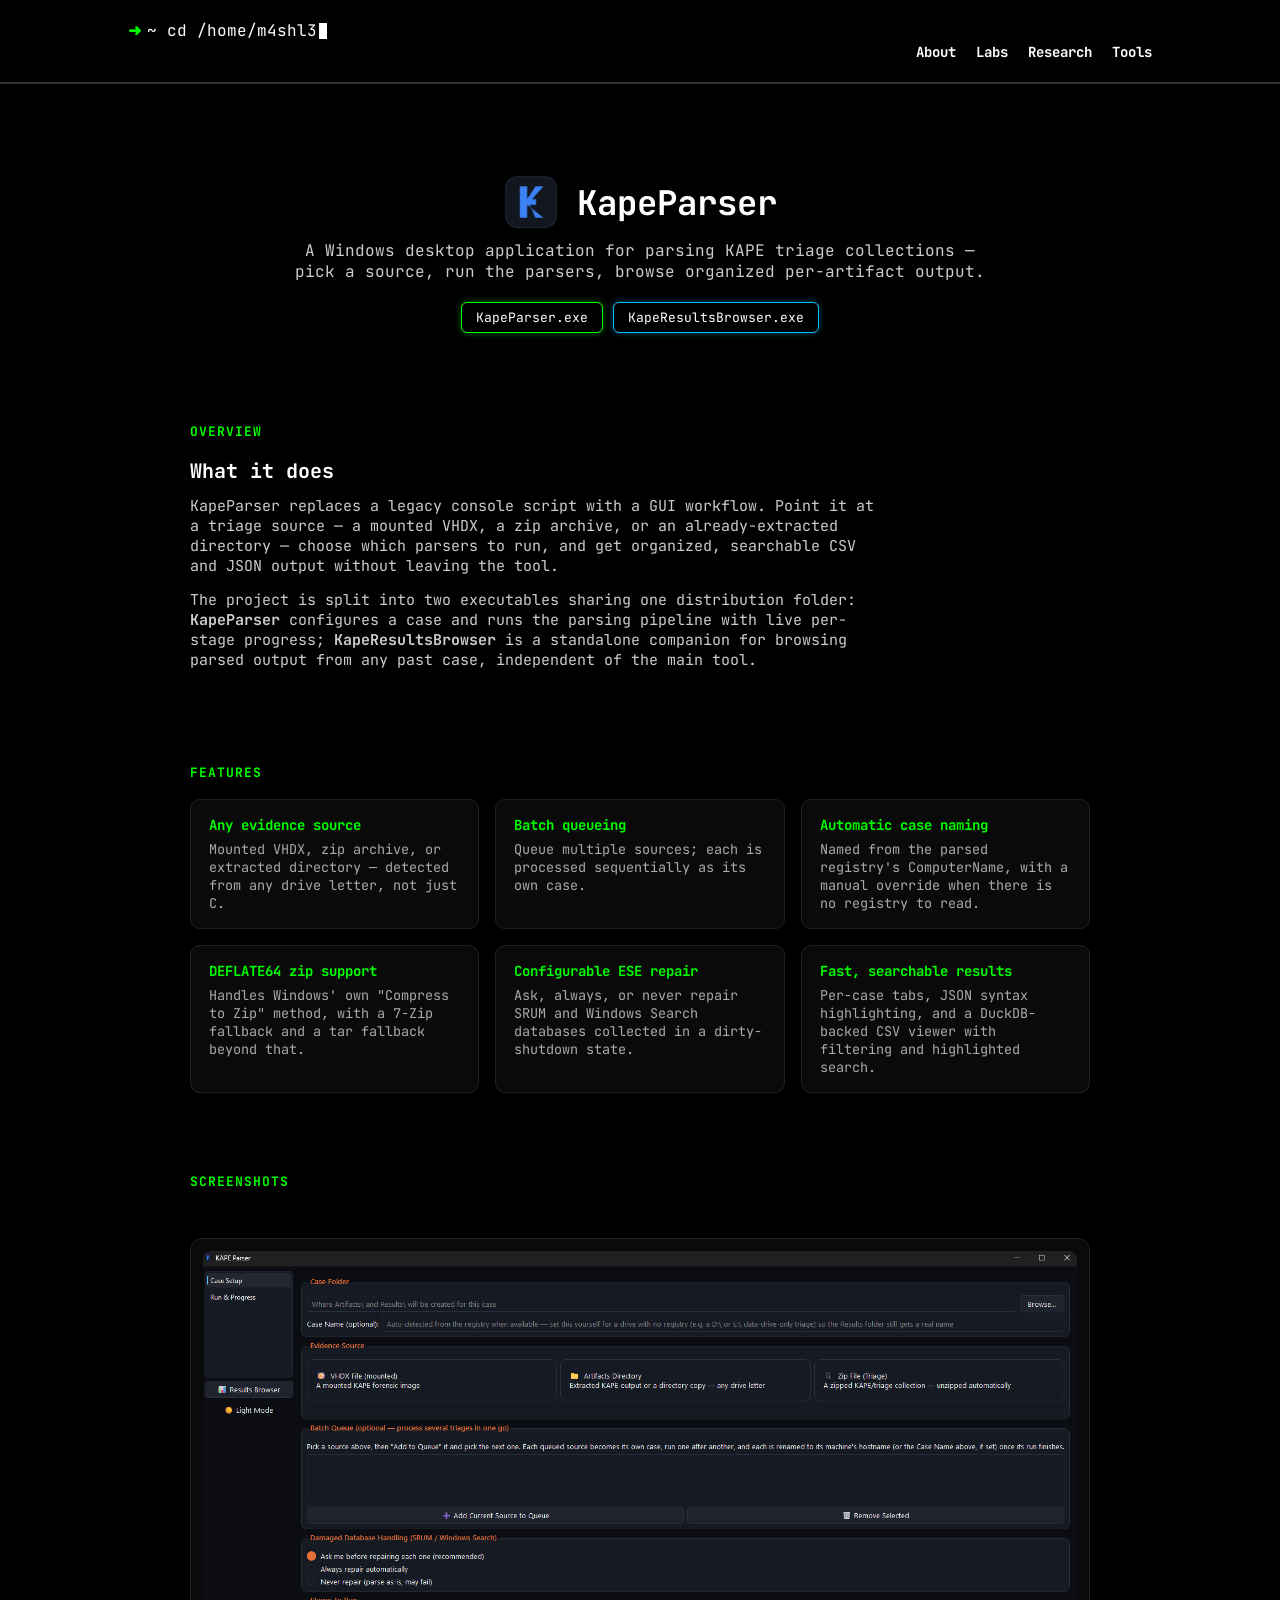
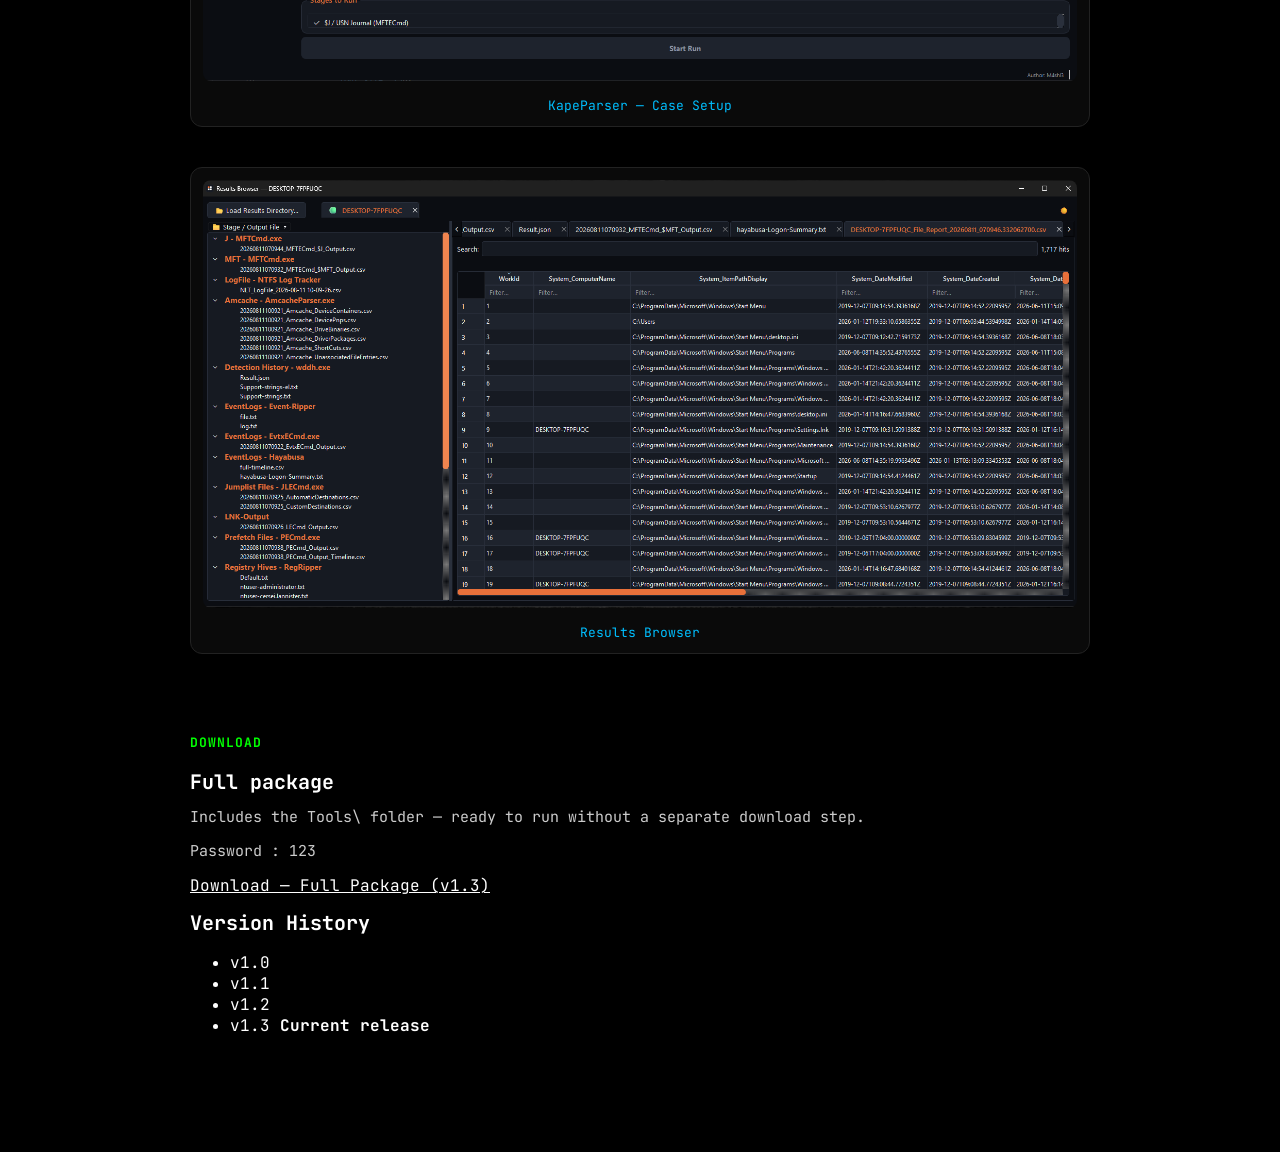
<file: tools/kapeparser.html>
<!DOCTYPE html>
<html lang="en">
<head>
  <meta charset="UTF-8" />
  <meta name="viewport" content="width=device-width, initial-scale=1.0"/>
  <title>KapeParser | Tools | M4shl3</title>
  <link rel="stylesheet" href="../styles.css">
	<link rel="icon" href="https://m4shl3.github.io/portrait.ico" type="image/x-icon">
	<style>
		.tool-hero { display: flex; align-items: center; gap: 18px; margin-bottom: 10px; flex-wrap: wrap; }
		.tool-hero img { width: 56px; height: 56px; border-radius: 10px; }
		.tool-hero h1 { font-size: 34px; margin: 0; text-align: left; }
		.tool-tagline { font-size: 16px; color: #ccc; max-width: 700px; margin: 0 auto 20px; text-align: center; }
		.exe-pills { display: flex; gap: 10px; justify-content: center; flex-wrap: wrap; margin-bottom: 50px; }
		.exe-pill {
			font-size: 13px;
			padding: 6px 14px;
			border: 1px solid lime;
			border-radius: 6px;
			color: #fff;
			box-shadow: 0 0 6px rgba(0, 255, 0, 0.4);
		}
		.exe-pill.alt { border-color: #00bfff; box-shadow: 0 0 6px rgba(0, 191, 255, 0.4); }

		.tool-section { max-width: 900px; margin: 0 auto; padding: 40px 0; text-align: left; }
		.tool-section h2 {
			font-size: 13px;
			letter-spacing: 0.08em;
			text-transform: uppercase;
			color: #00ff00;
			margin: 0 0 18px;
			text-align: left;
		}
		.tool-section h3 { font-size: 20px; color: #fff; margin: 0 0 12px; text-align: left; }
		.tool-section p { font-size: 15px; color: #ccc; text-align: left; margin: 0 0 14px; max-width: 700px; }

		.feature-grid {
			display: grid;
			grid-template-columns: repeat(auto-fit, minmax(240px, 1fr));
			gap: 16px;
			margin-top: 10px;
		}
		.feature-card {
			border: 1px solid #222;
			border-radius: 10px;
			padding: 16px 18px;
			background: #0a0a0a;
		}
		.feature-card .ftitle { color: #00ff00; font-weight: bold; font-size: 14px; margin-bottom: 6px; }
		.feature-card p { font-size: 13.5px; color: #aaa; margin: 0; }

		.shots-grid {
		    display: flex;
		    flex-direction: column;
		    gap: 40px;
		    margin-top: 24px;
		}
		.shot-frame {
		    border: 1px solid #222;
		    border-radius: 12px;
		    background: #0a0a0a;
		    padding: 12px;
		    box-shadow: 0 4px 14px rgba(0, 0, 0, 0.5);
		}
		.shot-frame img {
		    width: 100%;
		    display: block;
		    border-radius: 8px;
		}
		.shot-caption {
		    margin-top: 16px;
		    font-size: 13px;
		    color: #00bfff;
		    text-align: center;

		.stage-table-wrap { overflow-x: auto; margin-top: 16px; border: 1px solid #222; border-radius: 8px; }
		table.stages { width: 100%; border-collapse: collapse; font-size: 13.5px; min-width: 560px; }
		table.stages th, table.stages td { text-align: left; padding: 9px 14px; border-bottom: 1px solid #1a1a1a; white-space: nowrap; }
		table.stages thead th { background: #0a0a0a; color: #00ff00; font-size: 11px; letter-spacing: 0.05em; text-transform: uppercase; }
		table.stages tbody tr:hover { background: #0a0a0a; }
		table.stages tbody tr:last-child td { border-bottom: none; }
		table.stages td.tool { color: #00bfff; }

		ul.req-list { list-style: none; margin: 16px 0 0; padding: 0; }
		ul.req-list li { position: relative; padding-left: 22px; margin-bottom: 10px; font-size: 14.5px; color: #ddd; max-width: 700px; }
		ul.req-list li::before { content: "›"; position: absolute; left: 0; color: #00ff00; font-weight: bold; }

		.downloads-grid { display: grid; grid-template-columns: repeat(auto-fit, minmax(280px, 1fr)); gap: 16px; margin-top: 16px; }
		.dl-card { border: 1px solid #222; border-radius: 10px; background: #0a0a0a; padding: 20px; }
		.dl-card h3 { font-size: 15px; margin-bottom: 6px; }
		.dl-card p { font-size: 13px; color: #999; margin: 0 0 14px; }
		.dl-btn {
			display: inline-block;
			
			font-size: 13px;
			padding: 8px 16px;
			border: 1px solid lime;
			border-radius: 6px;
			color: #fff;
			text-decoration: none;
		}
		.dl-btn:hover { background: rgba(0, 255, 0, 0.08); text-decoration: none; box-shadow: 0 0 8px lime; }

		pre.build-cmds {
			background: #000;
			border: 1px solid #222;
			border-radius: 8px;
			padding: 16px 18px;
			overflow-x: auto;
			
			font-size: 13px;
			line-height: 1.7;
			color: #ddd;
			margin: 16px 0 0;
		}
		pre.build-cmds .prompt { color: #00ff00; }
		pre.build-cmds .comment { color: #666; }

		.license-note { font-size: 12.5px; color: #666; text-align: center; margin-top: 10px; }
	</style>
</head>

<!-- Back to Top Button -->
<button id="backToTop" class="back-to-top-btn" aria-label="Back to top">
   ^
</button>

<body>

	<header>
	  <div class="container">
		<div class="logo-terminal" style="position: relative;">
		  <span class="terminal-arrow">➜</span>
		  <span class="terminal-path">~ cd /home/m4shl3</span>
		  <span class="terminal-cursor"></span>
		  <a href="../index.html" class="terminal-link"></a>
		</div>

		<nav class="menu">
		  <ul>
			<li><a href="../about.html">About</a></li>
			<li><a href="../labs.html">Labs</a></li>
			<li><a href="../research/index.html">Research</a></li>
			<li><a href="../tools.html" class="active">Tools</a></li>
		  </ul>
		</nav>
	  </div>
	</header>

	<main>
		<div class="container">

			<div style="text-align:center; padding: 30px 0 0;">
				<div class="tool-hero" style="justify-content:center;">
					<img src="kapeparser-icon.png" alt="KapeParser icon">
					<h1>KapeParser</h1>
				</div>
				<p class="tool-tagline">A Windows desktop application for parsing KAPE triage collections — pick a source, run the parsers, browse organized per-artifact output.</p>
				<div class="exe-pills">
					<span class="exe-pill">KapeParser.exe</span>
					<span class="exe-pill alt">KapeResultsBrowser.exe</span>
				</div>
			</div>

			<div class="tool-section">
				<h2>Overview</h2>
				<h3>What it does</h3>
				<p>KapeParser replaces a legacy console script with a GUI workflow. Point it at a triage source — a mounted VHDX, a zip archive, or an already-extracted directory — choose which parsers to run, and get organized, searchable CSV and JSON output without leaving the tool.</p>
				<p>The project is split into two executables sharing one distribution folder: <strong>KapeParser</strong> configures a case and runs the parsing pipeline with live per-stage progress; <strong>KapeResultsBrowser</strong> is a standalone companion for browsing parsed output from any past case, independent of the main tool.</p>
			</div>

			<div class="tool-section">
				<h2>Features</h2>
				<div class="feature-grid">
					<div class="feature-card">
						<div class="ftitle">Any evidence source</div>
						<p>Mounted VHDX, zip archive, or extracted directory — detected from any drive letter, not just C.</p>
					</div>
					<div class="feature-card">
						<div class="ftitle">Batch queueing</div>
						<p>Queue multiple sources; each is processed sequentially as its own case.</p>
					</div>
					<div class="feature-card">
						<div class="ftitle">Automatic case naming</div>
						<p>Named from the parsed registry's ComputerName, with a manual override when there is no registry to read.</p>
					</div>
					<div class="feature-card">
						<div class="ftitle">DEFLATE64 zip support</div>
						<p>Handles Windows' own "Compress to Zip" method, with a 7-Zip fallback and a tar fallback beyond that.</p>
					</div>
					<div class="feature-card">
						<div class="ftitle">Configurable ESE repair</div>
						<p>Ask, always, or never repair SRUM and Windows Search databases collected in a dirty-shutdown state.</p>
					</div>
					<div class="feature-card">
						<div class="ftitle">Fast, searchable results</div>
						<p>Per-case tabs, JSON syntax highlighting, and a DuckDB-backed CSV viewer with filtering and highlighted search.</p>
					</div>
				</div>
			</div>

			<div class="tool-section">
				<h2>Screenshots</h2>
				<div class="shots-grid">
				<div class="shots-grid">
				    <div class="shot-frame">
				        <img src="kapeparser-case-setup.png" alt="KapeParser — Case Setup">
				        <div class="shot-caption">KapeParser — Case Setup</div>
				    </div>
				    <div class="shot-frame">
				        <img src="kapeparser-results-browser.png" alt="Results Browser">
				        <div class="shot-caption">Results Browser</div>
				    </div>
				</div>
				</div>
			</div>

			<div class="tool-section">
			    <h2>Download</h2>
			    <div class="downloads-grid">
			        <div class="dl-card">
			            <h3>Full package</h3>
			            <p>Includes the Tools\ folder — ready to run without a separate download step.</p>
			            <p>Password : 123</p>
			            <a href="https://drive.google.com/file/d/1g7INd9i20pvMGqJy99aQzV5mmonFL2JR/view?usp=sharing" class="dl-btn">Download — Full Package (v1.3)</a>
			        </div>
			    </div>
			
			    <div class="version-history">
					<P>         </P>
			        <h3>Version History</h3>
			        <ul class="version-list">
			            <li><span class="ver">v1.0</span></li>
			            <li><span class="ver">v1.1</span></li>
			            <li><span class="ver">v1.2</span></li>
			            <li class="current"><span class="ver">v1.3</span> <strong>Current release</strong></li>
			        </ul>
			    </div>
			</div>

		</div>
	</main>



	<div id="back-to-top" class="back-to-top"></div>

	<script>
		const backToTop = document.getElementById('backToTop');
		window.addEventListener('scroll', () => {
			if (window.scrollY > 300) { backToTop.classList.add('show'); }
			else { backToTop.classList.remove('show'); }
		});
		backToTop.addEventListener('click', () => {
			window.scrollTo({ top: 0, behavior: 'smooth' });
		});
	</script>

</body>
</html>
</file>
<file: styles.css>
/* Terminal-flavored monospace, but one actually designed for on-screen
   reading — Courier New's thin strokes and tight hinting are legible on a
   printed page, not a bright monitor. JetBrains Mono keeps the exact same
   "terminal" character (fixed-width, coder-associated) while being far
   easier on the eyes: taller x-height, more letter-spacing, better hinting. */
@import url('https://fonts.googleapis.com/css2?family=JetBrains+Mono:wght@400;500;700&display=swap');

/* Basic resets */
body, h1, p, a {
  margin: 0;
  padding: 0;
  font-family: 'JetBrains Mono', 'Cascadia Mono', Consolas, 'Courier New', monospace;
  color: #fff;
}

body {
  background-color: #000; /* Dark background */
}

.container {
  width: 80%;
  margin: 0 auto;
  max-width: 1200px;
}

/* Header */
header {
  background-color: #000;
  color: #fff;
  padding: 20px 0;
  border-bottom: 2px solid #333;
  box-shadow: 0 4px 6px rgba(0, 0, 0, 0.5);
  display: flex;
  justify-content: space-between;
  align-items: center;
  position: relative;
}

.logo {
  display: flex;
  align-items: center;
}

.logo__mark {
  font-size: 20px;
  margin-right: 8px;
  color: #ffffff;
  font-weight: bold;
}

.logo__text {
  font-size: 16px;
  text-decoration: none;
  color: #ffffff;
  font-weight: bold;
  position: relative;
}

.logo__cursor {
  display: inline-block;
  width: 8px;
  height: 1em;
  background-color: #ffffff;
  margin-left: 1px;
  animation: blink 1s step-start infinite;
  position: relative;
  right: -12px;
  top: 0.1em;
}

@keyframes blink {
  0% { opacity: 1; }
  50% { opacity: 0; }
  100% { opacity: 1; }
}


/* Navigation menu */
.menu {
  display: flex;
  align-items: center;
  justify-content: flex-end;
  margin-left: auto;
}

.menu ul {
  list-style: none;
  display: flex;
  margin: 0;
  padding: 0;
}

.menu li {
  margin-left: 20px;
}

.menu a {
  color: #ffffff;
  text-decoration: none;
  font-size: 14px;
  font-weight: bold;
}

.menu a:hover {
  text-decoration: underline;
}

/* Main content */
main {
  text-align: center;
  padding: 60px 0;
}

/* Portrait section */
.portrait-container {
  display: flex;
  justify-content: center;
  align-items: center;
  margin: 50px auto;
  width: 200px;
  height: 200px;
  position: relative;
}

.portrait-wrapper {
  position: relative;
  width: 100%;
  height: 100%;
}

.portrait {
  position: absolute;
  top: 0;
  left: 0;
  width: 100%;
  height: 100%;
  border-radius: 50%;
  object-fit: cover;
  transition: opacity 0.6s ease-in-out;
}

/* Show front by default */
.front {
  opacity: 1;
  z-index: 2;
}

/* Hide back until hover */
.back {
  opacity: 0;
  z-index: 1;
}

/* Hover fade effect */
.portrait-wrapper:hover .front {
  opacity: 0;
}

.portrait-wrapper:hover .back {
  opacity: 1;
}

/* Typography */
h1 {
  font-size: 48px;
  margin-bottom: 10px;
  font-weight: bold;
}

p {
  font-size: 24px;
  color: #ccc;
}

/* Social links */
.social-links {
  margin-top: 20px;
  display: flex;
  justify-content: center;
  align-items: center;
  gap: 20px;
}

.social-links a {
  width: 44px;
  height: 44px;
  color: #ffffff;
  text-decoration: none;

  display: flex;
  align-items: center;
  justify-content: center;
}

.social-links svg {
  width: 32px;
  height: 32px;
}


/* Badge section */
.badge-container {
  position: relative;
  width: 190%;
  height: 50%;
  margin-top: 20px;
}

.badge {
  position: relative;
  display: block;
  margin: 10px auto;
  width: 300px;
  height: auto;
}

/* Labs grid */
.lab-card-upper {
  position: relative;
  overflow: hidden;
  border-radius: 12px;
  box-shadow: 0 4px 8px rgba(0,0,0,0.6);
  transition: transform 0.3s ease;
  aspect-ratio: 4 / 3;
  background: linear-gradient(135deg, #1a1a2e 0%, #16213e 100%);
}

.lab-card-upper img {
  width: 100%;
  height: 100%;
  display: block;
  border-radius: 12px;
  object-fit: cover;
}

.lab-card-upper:hover {
  transform: scale(1.02);
}

/* Lower Section Cards - Original format */
.lab-card {
  position: relative;
  overflow: hidden;
  border-radius: 12px;
  box-shadow: 0 4px 8px rgba(0,0,0,0.6);
  transition: transform 0.3s ease;
  aspect-ratio: 5 / 3;
  background: #000;
}

.lab-card img {
  width: 100%;
  height: 100%;
  display: block;
  border-radius: 12px;
  object-fit: contain;
}

.lab-card:hover {
  transform: scale(1.02);
}


/* Caption (bottom trail) */
.lab-caption {
  position: absolute;
  bottom: 0;
  left: 0;
  width: 100%;
  background: rgba(0, 0, 0, 0.7);
  color: #fff;
  font-size: 16px;
  padding: 10px;
  text-align: center;
  border-radius: 0 0 12px 12px;
}

/* Footer */
footer {
  background-color: #000;
  color: #ffffff;
  padding: 10px 0;
  text-align: center;
  border-top: 2px solid #333;
  box-shadow: 0 -4px 6px rgba(0, 0, 0, 0.5);
}

.difficulty-hard {
  color: red;
  font-weight: bold;
}

.difficulty-medium {
  color: orange;
  font-weight: bold;
}

.difficulty-easy {
  color: limegreen;
  font-weight: bold;
}


/*-------------------------------------------------------------------------------------------------------------*/


.dock {
  position: relative;
  display: flex;
  justify-content: center;
  align-items: flex-end;
  gap: 20px;
  padding: 15px;
  background: rgba(20, 20, 20, 0.9);
  border-radius: 20px;
  width: fit-content;
  margin: 40px auto;
  box-shadow: 0 6px 20px rgba(0, 0, 0, 0.6);
  overflow: visible;
}

/* Thin static light border along the edges */
.dock::before {
  content: '';
  position: absolute;
  top: 0; left: 0; right: 0; bottom: 0;
  border-radius: 20px;       /* match dock corners */
  border: 2px solid lime;    /* thin line around edges */
  box-shadow: 0 0 8px lime;  /* subtle neon glow */
  pointer-events: none;
  z-index: 1;
  background: transparent;    /* ensure center stays transparent */
}

.dock a svg {
  transition: transform 0.25s ease, filter 0.25s ease;
  cursor: pointer;
}

.dock a:hover svg {
  transform: translateY(-12px) scale(1.3);
  filter: drop-shadow(0 4px 8px rgba(0, 0, 0, 0.6));
}


/*-------------------------------------------------------------------------------------------------------------*/


/* Terminal-style logo */
.logo-terminal {
    display: flex;
    align-items: center;
    font-family: 'JetBrains Mono', 'Menlo', 'Cascadia Mono', Consolas, 'Courier New', monospace;
    font-size: 16px;
    position: relative; /* needed for overlay */
    cursor: default;
}

/* macOS-style prompt arrow */
.terminal-arrow {
    color: #00ff00; /* green like mac terminal */
    font-weight: bold;
    margin-right: 6px;
}

/* Command path */
.terminal-path {
    color: #ffffff;
}

/* Blinking cursor */
.terminal-cursor {
    display: inline-block;
    width: 8px;
    height: 1em;
    background-color: #ffffff;
    margin-left: 2px;
    animation: blink 1s step-start infinite;
}

/* Blinking animation */
@keyframes blink {
    0%, 50% { opacity: 1; }
    51%, 100% { opacity: 0; }
}

/* Hidden clickable overlay for the terminal prompt */
.terminal-link {
    position: absolute;
    top: 0;
    left: 0;
    width: 100%;
    height: 100%;
    z-index: 5;           /* above text but below menu */
    background: transparent;
    cursor: pointer;
}

/* Navigation menu */
.menu {
    display: flex;
    align-items: center;
    justify-content: flex-end;
    margin-left: auto;
}

.menu ul {
    list-style: none;
    display: flex;
    margin: 0;
    padding: 0;
}

.menu li {
    margin-left: 20px;
}

.menu a {
    color: #ffffff;
    text-decoration: none;
    font-size: 14px;
    font-weight: bold;
}

.menu a:hover {
    text-decoration: underline;
}


/*-------------------------------------------------------------------------------------------------------------*/

/* Green neon border around lab PNGs */
.lab-card::before {
  content: '';
  position: absolute;
  top: 0; left: 0; right: 0; bottom: 0;
  border-radius: 12px;       /* match .lab-card corners */
  border: 2px solid lime;    /* thin lime border */
  box-shadow: 0 0 8px lime;  /* subtle neon glow */
  pointer-events: none;      /* allow clicks through */
  z-index: 2;                /* sit above the image */
}



/*-------------------------------------------------------------------------------------------------------------*/

/* Back to Top — Clean Neon Lime Square (No Pulse) */
.back-to-top-btn {
  position: fixed;
  bottom: 75px;
  right: 30px;
  width: 38px;
  height: 38px;
  border-radius: 5px; /* slight rounding for smooth neon edges */
  border: 2px solid lime;
  background: rgba(0, 255, 0, 0.05);
  box-shadow:
    0 0 6px lime,
    inset 0 0 4px lime;
  color: #ffffff; /* white caret glyph */
  font-size: 18px;
  font-weight: bold;
  cursor: pointer;
  opacity: 0;
  visibility: hidden;
  display: flex;
  align-items: center;
  justify-content: center;
  transition:
    opacity 0.4s ease,
    transform 0.3s ease,
    box-shadow 0.3s ease;
  z-index: 1000;
}

/* Hover — brighter neon */
@media (hover: hover) {
  .back-to-top-btn:hover {
    transform: scale(1.1);
    box-shadow:
      0 0 12px lime,
      inset 0 0 6px lime;
  }
}

/* Show when scrolled down */
.back-to-top-btn.show {
  opacity: 1;
  visibility: visible;
}

/* Mobile adjustments */
@media (max-width: 768px) {
  .back-to-top-btn {
    width: 34px;
    height: 34px;
    bottom: 65px;
    right: 20px;
    font-size: 16px;
  }
}



/*-------------------------------------------------------------------------------------------------------------*/



/* ==========================================
   Labs Platform Section — Unified Styling
   ========================================== */

.labs-section {
  display: flex;
  flex-direction: column;
  align-items: center;
  justify-content: center;
  background-color: #000;
  padding: 25px 0; /* increased spacing for visual balance */
}

.labs-platform {
  display: flex;
  justify-content: center;
  align-items: center;
  margin-bottom: 50px; /* space between logo and labs grid */
}

.labs-logo {
  width: 280px;
  height: auto;
  display: block;
  margin: 0 auto;
  transition: transform 0.3s ease, filter 0.3s ease;
}

/* Unified hover glow (matches your theme) */
.labs-logo:hover {
  transform: scale(1.05);
  filter: drop-shadow(0 0 16px rgba(0, 255, 255, 0.6));
}

/* Grid spacing refinement (keeps your cards neat) */
.labs-grid {
  display: grid;
  grid-template-columns: repeat(auto-fit, minmax(320px, 1fr));
  gap: 25px;
  justify-content: center;
  width: 100%;
  max-width: 1200px;
}

/* Visual separator between platform groups */
.labs-section:not(:last-of-type)::after {
  content: "";
  display: block;
  width: 60%;
  height: 1px;
  background: linear-gradient(to right, transparent, rgba(0, 255, 255, 0.3), transparent);
  margin-top: 80px;
}
</file>
<file: research/posts/MFT/extra.css>
/* Remove the left sidebar */
.md-sidebar--primary {
    display: none !important;
}

/* Center-align content and expand width */
.md-main {
    margin: 0 auto;
    max-width: 100%; /* Expand content to fill the page */
    padding: 20px;
}

/* Remove the navbar */
.md-header {
    display: none !important;
}

/* Page background and text color adjustments */
body {
    background-color: #000 !important; /* Dark background to match site */
    color: #fff !important; /* Text color to match site */
}

/* Remove the footer */
.md-footer {
    display: none !important;
}


}

/* Table styling */
.md-typeset table {
    background-color: #111 !important; /* Dark table background */
    color: #fff !important; /* Light text */
    border: 1px solid lime !important; /* Light border */
}

.md-typeset table th, .md-typeset table td {
    border: 1px solid lime !important; /* Border between cells */
    padding: 8px; /* Add some padding */
}



/* General padding and spacing adjustments for a cleaner look */
.md-typeset {
    line-height: 1.6; /* Improve readability */
    padding: 20px; /* Add padding around content */
}




/* Table of contents styling */
.md-sidebar--secondary .md-nav__title {
    background-color: #000 !important; /* Match the site background color */
    color: #fff !important; /* Keep the text color consistent */
	box-shadow: none !important; /* Remove any shadow */
}
/* Adjust the padding and spacing for cleaner alignment */
.md-sidebar--secondary .md-nav__title {
    padding: 0 !important; /* Remove extra padding */
    margin-bottom: 10px; /* Add a little space below the title */
}

/* Table of contents styling */
.md-sidebar--secondary .md-nav__title {
    background-color: #000 !important; /* Match the site background color */
    color: #fff !important; /* Keep the text color consistent */
	box-shadow: none !important; /* Remove any shadow */
}
/* Adjust the padding and spacing for cleaner alignment */
.md-sidebar--secondary .md-nav__title {
    padding: 0 !important; /* Remove extra padding */
    margin-bottom: 10px; /* Add a little space below the title */
}


.md-nav__link--active,
.md-nav__item--active > .md-nav__link {
    color: #00ff00 !important;
    font-weight: bold;
    text-shadow: 0 0 6px rgba(0, 255, 0, 0.6);
}

/* aria-current (used by Material during scroll) */
.md-nav__link[aria-current="true"] {
    color: #00ff00 !important;
    text-shadow: 0 0 6px rgba(0, 255, 0, 0.6);
}

/* Optional: subtle left indicator glow */
.md-nav__item--active {
    border-left: 2px solid lime;
}
</file>
<file: research/posts/MFT/assets/stylesheets/main.d7758b05.min.css>
@charset "UTF-8";html{-webkit-text-size-adjust:none;-moz-text-size-adjust:none;text-size-adjust:none;box-sizing:border-box}*,:after,:before{box-sizing:inherit}@media (prefers-reduced-motion){*,:after,:before{transition:none!important}}body{margin:0}a,button,input,label{-webkit-tap-highlight-color:transparent}a{color:inherit;text-decoration:none}hr{border:0;box-sizing:initial;display:block;height:.05rem;overflow:visible;padding:0}small{font-size:80%}sub,sup{line-height:1em}img{border-style:none}table{border-collapse:initial;border-spacing:0}td,th{font-weight:400;vertical-align:top}button{background:#0000;border:0;font-family:inherit;font-size:inherit;margin:0;padding:0}input{border:0;outline:none}:root{--md-primary-fg-color:#4051b5;--md-primary-fg-color--light:#5d6cc0;--md-primary-fg-color--dark:#303fa1;--md-primary-bg-color:#fff;--md-primary-bg-color--light:#ffffffb3;--md-accent-fg-color:#526cfe;--md-accent-fg-color--transparent:#526cfe1a;--md-accent-bg-color:#fff;--md-accent-bg-color--light:#ffffffb3}[data-md-color-scheme=default]{color-scheme:light}[data-md-color-scheme=default] img[src$="#gh-dark-mode-only"],[data-md-color-scheme=default] img[src$="#only-dark"]{display:none}:root,[data-md-color-scheme=default]{--md-hue:225deg;--md-default-fg-color:#000000de;--md-default-fg-color--light:#0000008a;--md-default-fg-color--lighter:#00000052;--md-default-fg-color--lightest:#00000012;--md-default-bg-color:#fff;--md-default-bg-color--light:#ffffffb3;--md-default-bg-color--lighter:#ffffff4d;--md-default-bg-color--lightest:#ffffff1f;--md-code-fg-color:#36464e;--md-code-bg-color:#f5f5f5;--md-code-hl-color:#4287ff;--md-code-hl-color--light:#4287ff1a;--md-code-hl-number-color:#d52a2a;--md-code-hl-special-color:#db1457;--md-code-hl-function-color:#a846b9;--md-code-hl-constant-color:#6e59d9;--md-code-hl-keyword-color:#3f6ec6;--md-code-hl-string-color:#1c7d4d;--md-code-hl-name-color:var(--md-code-fg-color);--md-code-hl-operator-color:var(--md-default-fg-color--light);--md-code-hl-punctuation-color:var(--md-default-fg-color--light);--md-code-hl-comment-color:var(--md-default-fg-color--light);--md-code-hl-generic-color:var(--md-default-fg-color--light);--md-code-hl-variable-color:var(--md-default-fg-color--light);--md-typeset-color:var(--md-default-fg-color);--md-typeset-a-color:var(--md-primary-fg-color);--md-typeset-del-color:#f5503d26;--md-typeset-ins-color:#0bd57026;--md-typeset-kbd-color:#fafafa;--md-typeset-kbd-accent-color:#fff;--md-typeset-kbd-border-color:#b8b8b8;--md-typeset-mark-color:#ffff0080;--md-typeset-table-color:#0000001f;--md-typeset-table-color--light:rgba(0,0,0,.035);--md-admonition-fg-color:var(--md-default-fg-color);--md-admonition-bg-color:var(--md-default-bg-color);--md-warning-fg-color:#000000de;--md-warning-bg-color:#ff9;--md-footer-fg-color:#fff;--md-footer-fg-color--light:#ffffffb3;--md-footer-fg-color--lighter:#ffffff73;--md-footer-bg-color:#000000de;--md-footer-bg-color--dark:#00000052;--md-shadow-z1:0 0.2rem 0.5rem #0000000d,0 0 0.05rem #0000001a;--md-shadow-z2:0 0.2rem 0.5rem #0000001a,0 0 0.05rem #00000040;--md-shadow-z3:0 0.2rem 0.5rem #0003,0 0 0.05rem #00000059}.md-icon svg{fill:currentcolor;display:block;height:1.2rem;width:1.2rem}body{-webkit-font-smoothing:antialiased;-moz-osx-font-smoothing:grayscale;--md-text-font-family:var(--md-text-font,_),-apple-system,BlinkMacSystemFont,Helvetica,Arial,sans-serif;--md-code-font-family:var(--md-code-font,_),SFMono-Regular,Consolas,Menlo,monospace}aside,body,input{font-feature-settings:"kern","liga";color:var(--md-typeset-color);font-family:var(--md-text-font-family)}code,kbd,pre{font-feature-settings:"kern";font-family:var(--md-code-font-family)}:root{--md-typeset-table-sort-icon:url('data:image/svg+xml;charset=utf-8,<svg xmlns="http://www.w3.org/2000/svg" viewBox="0 0 24 24"><path d="m18 21-4-4h3V7h-3l4-4 4 4h-3v10h3M2 19v-2h10v2M2 13v-2h7v2M2 7V5h4v2z"/></svg>');--md-typeset-table-sort-icon--asc:url('data:image/svg+xml;charset=utf-8,<svg xmlns="http://www.w3.org/2000/svg" viewBox="0 0 24 24"><path d="M19 17h3l-4 4-4-4h3V3h2M2 17h10v2H2M6 5v2H2V5m0 6h7v2H2z"/></svg>');--md-typeset-table-sort-icon--desc:url('data:image/svg+xml;charset=utf-8,<svg xmlns="http://www.w3.org/2000/svg" viewBox="0 0 24 24"><path d="M19 7h3l-4-4-4 4h3v14h2M2 17h10v2H2M6 5v2H2V5m0 6h7v2H2z"/></svg>')}.md-typeset{-webkit-print-color-adjust:exact;color-adjust:exact;font-size:.8rem;line-height:1.6;overflow-wrap:break-word}@media print{.md-typeset{font-size:.68rem}}.md-typeset blockquote,.md-typeset dl,.md-typeset figure,.md-typeset ol,.md-typeset pre,.md-typeset ul{margin-bottom:1em;margin-top:1em}.md-typeset h1{color:var(--md-default-fg-color--light);font-size:2em;line-height:1.3;margin:0 0 1.25em}.md-typeset h1,.md-typeset h2{font-weight:300;letter-spacing:-.01em}.md-typeset h2{font-size:1.5625em;line-height:1.4;margin:1.6em 0 .64em}.md-typeset h3{font-size:1.25em;font-weight:400;letter-spacing:-.01em;line-height:1.5;margin:1.6em 0 .8em}.md-typeset h2+h3{margin-top:.8em}.md-typeset h4{font-weight:700;letter-spacing:-.01em;margin:1em 0}.md-typeset h5,.md-typeset h6{color:var(--md-default-fg-color--light);font-size:.8em;font-weight:700;letter-spacing:-.01em;margin:1.25em 0}.md-typeset h5{text-transform:uppercase}.md-typeset h5 code{text-transform:none}.md-typeset hr{border-bottom:.05rem solid var(--md-default-fg-color--lightest);display:flow-root;margin:1.5em 0}.md-typeset a{color:var(--md-typeset-a-color);word-break:break-word}.md-typeset a,.md-typeset a:before{transition:color 125ms}.md-typeset a:focus,.md-typeset a:hover{color:var(--md-accent-fg-color)}.md-typeset a:focus code,.md-typeset a:hover code{background-color:var(--md-accent-fg-color--transparent)}.md-typeset a code{color:currentcolor;transition:background-color 125ms}.md-typeset a.focus-visible{outline-color:var(--md-accent-fg-color);outline-offset:.2rem}.md-typeset code,.md-typeset kbd,.md-typeset pre{color:var(--md-code-fg-color);direction:ltr;font-variant-ligatures:none}@media print{.md-typeset code,.md-typeset kbd,.md-typeset pre{white-space:pre-wrap}}.md-typeset code{background-color:var(--md-code-bg-color);border-radius:.1rem;-webkit-box-decoration-break:clone;box-decoration-break:clone;font-size:.85em;padding:0 .2941176471em;word-break:break-word}.md-typeset code:not(.focus-visible){-webkit-tap-highlight-color:transparent;outline:none}.md-typeset pre{display:flow-root;line-height:1.4;position:relative}.md-typeset pre>code{-webkit-box-decoration-break:slice;box-decoration-break:slice;box-shadow:none;display:block;margin:0;outline-color:var(--md-accent-fg-color);overflow:auto;padding:.7720588235em 1.1764705882em;scrollbar-color:var(--md-default-fg-color--lighter) #0000;scrollbar-width:thin;touch-action:auto;word-break:normal}.md-typeset pre>code:hover{scrollbar-color:var(--md-accent-fg-color) #0000}.md-typeset pre>code::-webkit-scrollbar{height:.2rem;width:.2rem}.md-typeset pre>code::-webkit-scrollbar-thumb{background-color:var(--md-default-fg-color--lighter)}.md-typeset pre>code::-webkit-scrollbar-thumb:hover{background-color:var(--md-accent-fg-color)}.md-typeset kbd{background-color:var(--md-typeset-kbd-color);border-radius:.1rem;box-shadow:0 .1rem 0 .05rem var(--md-typeset-kbd-border-color),0 .1rem 0 var(--md-typeset-kbd-border-color),0 -.1rem .2rem var(--md-typeset-kbd-accent-color) inset;color:var(--md-default-fg-color);display:inline-block;font-size:.75em;padding:0 .6666666667em;vertical-align:text-top;word-break:break-word}.md-typeset mark{background-color:var(--md-typeset-mark-color);-webkit-box-decoration-break:clone;box-decoration-break:clone;color:inherit;word-break:break-word}.md-typeset abbr{border-bottom:.05rem dotted var(--md-default-fg-color--light);cursor:help;text-decoration:none}.md-typeset small{opacity:.75}[dir=ltr] .md-typeset sub,[dir=ltr] .md-typeset sup{margin-left:.078125em}[dir=rtl] .md-typeset sub,[dir=rtl] .md-typeset sup{margin-right:.078125em}[dir=ltr] .md-typeset blockquote{padding-left:.6rem}[dir=rtl] .md-typeset blockquote{padding-right:.6rem}[dir=ltr] .md-typeset blockquote{border-left:.2rem solid var(--md-default-fg-color--lighter)}[dir=rtl] .md-typeset blockquote{border-right:.2rem solid var(--md-default-fg-color--lighter)}.md-typeset blockquote{color:var(--md-default-fg-color--light);margin-left:0;margin-right:0}.md-typeset ul{list-style-type:disc}.md-typeset ul[type]{list-style-type:revert-layer}[dir=ltr] .md-typeset ol,[dir=ltr] .md-typeset ul{margin-left:.625em}[dir=rtl] .md-typeset ol,[dir=rtl] .md-typeset ul{margin-right:.625em}.md-typeset ol,.md-typeset ul{padding:0}.md-typeset ol:not([hidden]),.md-typeset ul:not([hidden]){display:flow-root}.md-typeset ol ol,.md-typeset ul ol{list-style-type:lower-alpha}.md-typeset ol ol ol,.md-typeset ul ol ol{list-style-type:lower-roman}.md-typeset ol ol ol ol,.md-typeset ul ol ol ol{list-style-type:upper-alpha}.md-typeset ol ol ol ol ol,.md-typeset ul ol ol ol ol{list-style-type:upper-roman}.md-typeset ol[type],.md-typeset ul[type]{list-style-type:revert-layer}[dir=ltr] .md-typeset ol li,[dir=ltr] .md-typeset ul li{margin-left:1.25em}[dir=rtl] .md-typeset ol li,[dir=rtl] .md-typeset ul li{margin-right:1.25em}.md-typeset ol li,.md-typeset ul li{margin-bottom:.5em}.md-typeset ol li blockquote,.md-typeset ol li p,.md-typeset ul li blockquote,.md-typeset ul li p{margin:.5em 0}.md-typeset ol li:last-child,.md-typeset ul li:last-child{margin-bottom:0}[dir=ltr] .md-typeset ol li ol,[dir=ltr] .md-typeset ol li ul,[dir=ltr] .md-typeset ul li ol,[dir=ltr] .md-typeset ul li ul{margin-left:.625em}[dir=rtl] .md-typeset ol li ol,[dir=rtl] .md-typeset ol li ul,[dir=rtl] .md-typeset ul li ol,[dir=rtl] .md-typeset ul li ul{margin-right:.625em}.md-typeset ol li ol,.md-typeset ol li ul,.md-typeset ul li ol,.md-typeset ul li ul{margin-bottom:.5em;margin-top:.5em}[dir=ltr] .md-typeset dd{margin-left:1.875em}[dir=rtl] .md-typeset dd{margin-right:1.875em}.md-typeset dd{margin-bottom:1.5em;margin-top:1em}.md-typeset img,.md-typeset svg,.md-typeset video{height:auto;max-width:100%}.md-typeset img[align=left]{margin:1em 1em 1em 0}.md-typeset img[align=right]{margin:1em 0 1em 1em}.md-typeset img[align]:only-child{margin-top:0}.md-typeset figure{display:flow-root;margin:1em auto;max-width:100%;text-align:center;width:-moz-fit-content;width:fit-content}.md-typeset figure img{display:block;margin:0 auto}.md-typeset figcaption{font-style:italic;margin:1em auto;max-width:24rem}.md-typeset iframe{max-width:100%}.md-typeset table:not([class]){background-color:var(--md-default-bg-color);border:.05rem solid var(--md-typeset-table-color);border-radius:.1rem;display:inline-block;font-size:.64rem;max-width:100%;overflow:auto;touch-action:auto}@media print{.md-typeset table:not([class]){display:table}}.md-typeset table:not([class])+*{margin-top:1.5em}.md-typeset table:not([class]) td>:first-child,.md-typeset table:not([class]) th>:first-child{margin-top:0}.md-typeset table:not([class]) td>:last-child,.md-typeset table:not([class]) th>:last-child{margin-bottom:0}.md-typeset table:not([class]) td:not([align]),.md-typeset table:not([class]) th:not([align]){text-align:left}[dir=rtl] .md-typeset table:not([class]) td:not([align]),[dir=rtl] .md-typeset table:not([class]) th:not([align]){text-align:right}.md-typeset table:not([class]) th{font-weight:700;min-width:5rem;padding:.9375em 1.25em;vertical-align:top}.md-typeset table:not([class]) td{border-top:.05rem solid var(--md-typeset-table-color);padding:.9375em 1.25em;vertical-align:top}.md-typeset table:not([class]) tbody tr{transition:background-color 125ms}.md-typeset table:not([class]) tbody tr:hover{background-color:var(--md-typeset-table-color--light);box-shadow:0 .05rem 0 var(--md-default-bg-color) inset}.md-typeset table:not([class]) a{word-break:normal}.md-typeset table th[role=columnheader]{cursor:pointer}[dir=ltr] .md-typeset table th[role=columnheader]:after{margin-left:.5em}[dir=rtl] .md-typeset table th[role=columnheader]:after{margin-right:.5em}.md-typeset table th[role=columnheader]:after{content:"";display:inline-block;height:1.2em;-webkit-mask-image:var(--md-typeset-table-sort-icon);mask-image:var(--md-typeset-table-sort-icon);-webkit-mask-repeat:no-repeat;mask-repeat:no-repeat;-webkit-mask-size:contain;mask-size:contain;transition:background-color 125ms;vertical-align:text-bottom;width:1.2em}.md-typeset table th[role=columnheader]:hover:after{background-color:var(--md-default-fg-color--lighter)}.md-typeset table th[role=columnheader][aria-sort=ascending]:after{background-color:var(--md-default-fg-color--light);-webkit-mask-image:var(--md-typeset-table-sort-icon--asc);mask-image:var(--md-typeset-table-sort-icon--asc)}.md-typeset table th[role=columnheader][aria-sort=descending]:after{background-color:var(--md-default-fg-color--light);-webkit-mask-image:var(--md-typeset-table-sort-icon--desc);mask-image:var(--md-typeset-table-sort-icon--desc)}.md-typeset__scrollwrap{margin:1em -.8rem;overflow-x:auto;touch-action:auto}.md-typeset__table{display:inline-block;margin-bottom:.5em;padding:0 .8rem}@media print{.md-typeset__table{display:block}}html .md-typeset__table table{display:table;margin:0;overflow:hidden;width:100%}@media screen and (max-width:44.984375em){.md-content__inner>pre{margin:1em -.8rem}.md-content__inner>pre code{border-radius:0}}.md-typeset .md-author{border-radius:100%;display:block;flex-shrink:0;height:1.6rem;overflow:hidden;position:relative;transition:color 125ms,transform 125ms;width:1.6rem}.md-typeset .md-author img{display:block}.md-typeset .md-author--more{background:var(--md-default-fg-color--lightest);color:var(--md-default-fg-color--lighter);font-size:.6rem;font-weight:700;line-height:1.6rem;text-align:center}.md-typeset .md-author--long{height:2.4rem;width:2.4rem}.md-typeset a.md-author{transform:scale(1)}.md-typeset a.md-author img{border-radius:100%;filter:grayscale(100%) opacity(75%);transition:filter 125ms}.md-typeset a.md-author:focus,.md-typeset a.md-author:hover{transform:scale(1.1);z-index:1}.md-typeset a.md-author:focus img,.md-typeset a.md-author:hover img{filter:grayscale(0)}.md-banner{background-color:var(--md-footer-bg-color);color:var(--md-footer-fg-color);overflow:auto}@media print{.md-banner{display:none}}.md-banner--warning{background-color:var(--md-warning-bg-color);color:var(--md-warning-fg-color)}.md-banner__inner{font-size:.7rem;margin:.6rem auto;padding:0 .8rem}[dir=ltr] .md-banner__button{float:right}[dir=rtl] .md-banner__button{float:left}.md-banner__button{color:inherit;cursor:pointer;transition:opacity .25s}.no-js .md-banner__button{display:none}.md-banner__button:hover{opacity:.7}html{font-size:125%;height:100%;overflow-x:hidden}@media screen and (min-width:100em){html{font-size:137.5%}}@media screen and (min-width:125em){html{font-size:150%}}body{background-color:var(--md-default-bg-color);display:flex;flex-direction:column;font-size:.5rem;min-height:100%;position:relative;width:100%}@media print{body{display:block}}@media screen and (max-width:59.984375em){body[data-md-scrolllock]{position:fixed}}.md-grid{margin-left:auto;margin-right:auto;max-width:61rem}.md-container{display:flex;flex-direction:column;flex-grow:1}@media print{.md-container{display:block}}.md-main{flex-grow:1}.md-main__inner{display:flex;height:100%;margin-top:1.5rem}.md-ellipsis{overflow:hidden;text-overflow:ellipsis}.md-toggle{display:none}.md-option{height:0;opacity:0;position:absolute;width:0}.md-option:checked+label:not([hidden]){display:block}.md-option.focus-visible+label{outline-color:var(--md-accent-fg-color);outline-style:auto}.md-skip{background-color:var(--md-default-fg-color);border-radius:.1rem;color:var(--md-default-bg-color);font-size:.64rem;margin:.5rem;opacity:0;outline-color:var(--md-accent-fg-color);padding:.3rem .5rem;position:fixed;transform:translateY(.4rem);z-index:-1}.md-skip:focus{opacity:1;transform:translateY(0);transition:transform .25s cubic-bezier(.4,0,.2,1),opacity 175ms 75ms;z-index:10}@page{margin:25mm}:root{--md-clipboard-icon:url('data:image/svg+xml;charset=utf-8,<svg xmlns="http://www.w3.org/2000/svg" viewBox="0 0 24 24"><path d="M19 21H8V7h11m0-2H8a2 2 0 0 0-2 2v14a2 2 0 0 0 2 2h11a2 2 0 0 0 2-2V7a2 2 0 0 0-2-2m-3-4H4a2 2 0 0 0-2 2v14h2V3h12z"/></svg>')}.md-clipboard{border-radius:.1rem;color:var(--md-default-fg-color--lightest);cursor:pointer;height:1.5em;outline-color:var(--md-accent-fg-color);outline-offset:.1rem;position:absolute;right:.5em;top:.5em;transition:color .25s;width:1.5em;z-index:1}@media print{.md-clipboard{display:none}}.md-clipboard:not(.focus-visible){-webkit-tap-highlight-color:transparent;outline:none}:hover>.md-clipboard{color:var(--md-default-fg-color--light)}.md-clipboard:focus,.md-clipboard:hover{color:var(--md-accent-fg-color)}.md-clipboard:after{background-color:currentcolor;content:"";display:block;height:1.125em;margin:0 auto;-webkit-mask-image:var(--md-clipboard-icon);mask-image:var(--md-clipboard-icon);-webkit-mask-position:center;mask-position:center;-webkit-mask-repeat:no-repeat;mask-repeat:no-repeat;-webkit-mask-size:contain;mask-size:contain;width:1.125em}.md-clipboard--inline{cursor:pointer}.md-clipboard--inline code{transition:color .25s,background-color .25s}.md-clipboard--inline:focus code,.md-clipboard--inline:hover code{background-color:var(--md-accent-fg-color--transparent);color:var(--md-accent-fg-color)}.md-typeset .md-code__content{display:grid}@keyframes consent{0%{opacity:0;transform:translateY(100%)}to{opacity:1;transform:translateY(0)}}@keyframes overlay{0%{opacity:0}to{opacity:1}}.md-consent__overlay{animation:overlay .25s both;-webkit-backdrop-filter:blur(.1rem);backdrop-filter:blur(.1rem);background-color:#0000008a;height:100%;opacity:1;position:fixed;top:0;width:100%;z-index:5}.md-consent__inner{animation:consent .5s cubic-bezier(.1,.7,.1,1) both;background-color:var(--md-default-bg-color);border:0;border-radius:.1rem;bottom:0;box-shadow:0 0 .2rem #0000001a,0 .2rem .4rem #0003;max-height:100%;overflow:auto;padding:0;position:fixed;width:100%;z-index:5}.md-consent__form{padding:.8rem}.md-consent__settings{display:none;margin:1em 0}input:checked+.md-consent__settings{display:block}.md-consent__controls{margin-bottom:.8rem}.md-typeset .md-consent__controls .md-button{display:inline}@media screen and (max-width:44.984375em){.md-typeset .md-consent__controls .md-button{display:block;margin-top:.4rem;text-align:center;width:100%}}.md-consent label{cursor:pointer}.md-content{flex-grow:1;min-width:0}.md-content__inner{margin:0 .8rem 1.2rem;padding-top:.6rem}@media screen and (min-width:76.25em){[dir=ltr] .md-sidebar--primary:not([hidden])~.md-content>.md-content__inner{margin-left:1.2rem}[dir=ltr] .md-sidebar--secondary:not([hidden])~.md-content>.md-content__inner,[dir=rtl] .md-sidebar--primary:not([hidden])~.md-content>.md-content__inner{margin-right:1.2rem}[dir=rtl] .md-sidebar--secondary:not([hidden])~.md-content>.md-content__inner{margin-left:1.2rem}}.md-content__inner:before{content:"";display:block;height:.4rem}.md-content__inner>:last-child{margin-bottom:0}[dir=ltr] .md-content__button{float:right}[dir=rtl] .md-content__button{float:left}[dir=ltr] .md-content__button{margin-left:.4rem}[dir=rtl] .md-content__button{margin-right:.4rem}.md-content__button{margin:.4rem 0;padding:0}@media print{.md-content__button{display:none}}.md-typeset .md-content__button{color:var(--md-default-fg-color--lighter)}.md-content__button svg{display:inline;vertical-align:top}[dir=rtl] .md-content__button svg{transform:scaleX(-1)}[dir=ltr] .md-dialog{right:.8rem}[dir=rtl] .md-dialog{left:.8rem}.md-dialog{background-color:var(--md-default-fg-color);border-radius:.1rem;bottom:.8rem;box-shadow:var(--md-shadow-z3);min-width:11.1rem;opacity:0;padding:.4rem .6rem;pointer-events:none;position:fixed;transform:translateY(100%);transition:transform 0ms .4s,opacity .4s;z-index:4}@media print{.md-dialog{display:none}}.md-dialog--active{opacity:1;pointer-events:auto;transform:translateY(0);transition:transform .4s cubic-bezier(.075,.85,.175,1),opacity .4s}.md-dialog__inner{color:var(--md-default-bg-color);font-size:.7rem}.md-feedback{margin:2em 0 1em;text-align:center}.md-feedback fieldset{border:none;margin:0;padding:0}.md-feedback__title{font-weight:700;margin:1em auto}.md-feedback__inner{position:relative}.md-feedback__list{display:flex;flex-wrap:wrap;place-content:baseline center;position:relative}.md-feedback__list:hover .md-icon:not(:disabled){color:var(--md-default-fg-color--lighter)}:disabled .md-feedback__list{min-height:1.8rem}.md-feedback__icon{color:var(--md-default-fg-color--light);cursor:pointer;flex-shrink:0;margin:0 .1rem;transition:color 125ms}.md-feedback__icon:not(:disabled).md-icon:hover{color:var(--md-accent-fg-color)}.md-feedback__icon:disabled{color:var(--md-default-fg-color--lightest);pointer-events:none}.md-feedback__note{opacity:0;position:relative;transform:translateY(.4rem);transition:transform .4s cubic-bezier(.1,.7,.1,1),opacity .15s}.md-feedback__note>*{margin:0 auto;max-width:16rem}:disabled .md-feedback__note{opacity:1;transform:translateY(0)}@media print{.md-feedback{display:none}}.md-footer{background-color:var(--md-footer-bg-color);color:var(--md-footer-fg-color)}@media print{.md-footer{display:none}}.md-footer__inner{justify-content:space-between;overflow:auto;padding:.2rem}.md-footer__inner:not([hidden]){display:flex}.md-footer__link{align-items:end;display:flex;flex-grow:0.01;margin-bottom:.4rem;margin-top:1rem;max-width:100%;outline-color:var(--md-accent-fg-color);overflow:hidden;transition:opacity .25s}.md-footer__link:focus,.md-footer__link:hover{opacity:.7}[dir=rtl] .md-footer__link svg{transform:scaleX(-1)}@media screen and (max-width:44.984375em){.md-footer__link--prev{flex-shrink:0}.md-footer__link--prev .md-footer__title{display:none}}[dir=ltr] .md-footer__link--next{margin-left:auto}[dir=rtl] .md-footer__link--next{margin-right:auto}.md-footer__link--next{text-align:right}[dir=rtl] .md-footer__link--next{text-align:left}.md-footer__title{flex-grow:1;font-size:.9rem;margin-bottom:.7rem;max-width:calc(100% - 2.4rem);padding:0 1rem;white-space:nowrap}.md-footer__button{margin:.2rem;padding:.4rem}.md-footer__direction{font-size:.64rem;opacity:.7}.md-footer-meta{background-color:var(--md-footer-bg-color--dark)}.md-footer-meta__inner{display:flex;flex-wrap:wrap;justify-content:space-between;padding:.2rem}html .md-footer-meta.md-typeset a{color:var(--md-footer-fg-color--light)}html .md-footer-meta.md-typeset a:focus,html .md-footer-meta.md-typeset a:hover{color:var(--md-footer-fg-color)}.md-copyright{color:var(--md-footer-fg-color--lighter);font-size:.64rem;margin:auto .6rem;padding:.4rem 0;width:100%}@media screen and (min-width:45em){.md-copyright{width:auto}}.md-copyright__highlight{color:var(--md-footer-fg-color--light)}.md-social{display:inline-flex;gap:.2rem;margin:0 .4rem;padding:.2rem 0 .6rem}@media screen and (min-width:45em){.md-social{padding:.6rem 0}}.md-social__link{display:inline-block;height:1.6rem;text-align:center;width:1.6rem}.md-social__link:before{line-height:1.9}.md-social__link svg{fill:currentcolor;max-height:.8rem;vertical-align:-25%}.md-typeset .md-button{border:.1rem solid;border-radius:.1rem;color:var(--md-primary-fg-color);cursor:pointer;display:inline-block;font-weight:700;padding:.625em 2em;transition:color 125ms,background-color 125ms,border-color 125ms}.md-typeset .md-button--primary{background-color:var(--md-primary-fg-color);border-color:var(--md-primary-fg-color);color:var(--md-primary-bg-color)}.md-typeset .md-button:focus,.md-typeset .md-button:hover{background-color:var(--md-accent-fg-color);border-color:var(--md-accent-fg-color);color:var(--md-accent-bg-color)}[dir=ltr] .md-typeset .md-input{border-top-left-radius:.1rem}[dir=ltr] .md-typeset .md-input,[dir=rtl] .md-typeset .md-input{border-top-right-radius:.1rem}[dir=rtl] .md-typeset .md-input{border-top-left-radius:.1rem}.md-typeset .md-input{border-bottom:.1rem solid var(--md-default-fg-color--lighter);box-shadow:var(--md-shadow-z1);font-size:.8rem;height:1.8rem;padding:0 .6rem;transition:border .25s,box-shadow .25s}.md-typeset .md-input:focus,.md-typeset .md-input:hover{border-bottom-color:var(--md-accent-fg-color);box-shadow:var(--md-shadow-z2)}.md-typeset .md-input--stretch{width:100%}.md-header{background-color:var(--md-primary-fg-color);box-shadow:0 0 .2rem #0000,0 .2rem .4rem #0000;color:var(--md-primary-bg-color);display:block;left:0;position:sticky;right:0;top:0;z-index:4}@media print{.md-header{display:none}}.md-header[hidden]{transform:translateY(-100%);transition:transform .25s cubic-bezier(.8,0,.6,1),box-shadow .25s}.md-header--shadow{box-shadow:0 0 .2rem #0000001a,0 .2rem .4rem #0003;transition:transform .25s cubic-bezier(.1,.7,.1,1),box-shadow .25s}.md-header__inner{align-items:center;display:flex;padding:0 .2rem}.md-header__button{color:currentcolor;cursor:pointer;margin:.2rem;outline-color:var(--md-accent-fg-color);padding:.4rem;position:relative;transition:opacity .25s;vertical-align:middle;z-index:1}.md-header__button:hover{opacity:.7}.md-header__button:not([hidden]){display:inline-block}.md-header__button:not(.focus-visible){-webkit-tap-highlight-color:transparent;outline:none}.md-header__button.md-logo{margin:.2rem;padding:.4rem}@media screen and (max-width:76.234375em){.md-header__button.md-logo{display:none}}.md-header__button.md-logo img,.md-header__button.md-logo svg{fill:currentcolor;display:block;height:1.2rem;width:auto}@media screen and (min-width:60em){.md-header__button[for=__search]{display:none}}.no-js .md-header__button[for=__search]{display:none}[dir=rtl] .md-header__button[for=__search] svg{transform:scaleX(-1)}@media screen and (min-width:76.25em){.md-header__button[for=__drawer]{display:none}}.md-header__topic{display:flex;max-width:100%;position:absolute;transition:transform .4s cubic-bezier(.1,.7,.1,1),opacity .15s;white-space:nowrap}.md-header__topic+.md-header__topic{opacity:0;pointer-events:none;transform:translateX(1.25rem);transition:transform .4s cubic-bezier(1,.7,.1,.1),opacity .15s;z-index:-1}[dir=rtl] .md-header__topic+.md-header__topic{transform:translateX(-1.25rem)}.md-header__topic:first-child{font-weight:700}[dir=ltr] .md-header__title{margin-left:1rem;margin-right:.4rem}[dir=rtl] .md-header__title{margin-left:.4rem;margin-right:1rem}.md-header__title{flex-grow:1;font-size:.9rem;height:2.4rem;line-height:2.4rem}.md-header__title--active .md-header__topic{opacity:0;pointer-events:none;transform:translateX(-1.25rem);transition:transform .4s cubic-bezier(1,.7,.1,.1),opacity .15s;z-index:-1}[dir=rtl] .md-header__title--active .md-header__topic{transform:translateX(1.25rem)}.md-header__title--active .md-header__topic+.md-header__topic{opacity:1;pointer-events:auto;transform:translateX(0);transition:transform .4s cubic-bezier(.1,.7,.1,1),opacity .15s;z-index:0}.md-header__title>.md-header__ellipsis{height:100%;position:relative;width:100%}.md-header__option{display:flex;flex-shrink:0;max-width:100%;transition:max-width 0ms .25s,opacity .25s .25s;white-space:nowrap}[data-md-toggle=search]:checked~.md-header .md-header__option{max-width:0;opacity:0;transition:max-width 0ms,opacity 0ms}.md-header__option>input{bottom:0}.md-header__source{display:none}@media screen and (min-width:60em){[dir=ltr] .md-header__source{margin-left:1rem}[dir=rtl] .md-header__source{margin-right:1rem}.md-header__source{display:block;max-width:11.7rem;width:11.7rem}}@media screen and (min-width:76.25em){[dir=ltr] .md-header__source{margin-left:1.4rem}[dir=rtl] .md-header__source{margin-right:1.4rem}}.md-meta{color:var(--md-default-fg-color--light);font-size:.7rem;line-height:1.3}.md-meta__list{display:inline-flex;flex-wrap:wrap;list-style:none;margin:0;padding:0}.md-meta__item:not(:last-child):after{content:"·";margin-left:.2rem;margin-right:.2rem}.md-meta__link{color:var(--md-typeset-a-color)}.md-meta__link:focus,.md-meta__link:hover{color:var(--md-accent-fg-color)}.md-draft{background-color:#ff1744;border-radius:.125em;color:#fff;display:inline-block;font-weight:700;padding-left:.5714285714em;padding-right:.5714285714em}:root{--md-nav-icon--prev:url('data:image/svg+xml;charset=utf-8,<svg xmlns="http://www.w3.org/2000/svg" viewBox="0 0 24 24"><path d="M20 11v2H8l5.5 5.5-1.42 1.42L4.16 12l7.92-7.92L13.5 5.5 8 11z"/></svg>');--md-nav-icon--next:url('data:image/svg+xml;charset=utf-8,<svg xmlns="http://www.w3.org/2000/svg" viewBox="0 0 24 24"><path d="M8.59 16.58 13.17 12 8.59 7.41 10 6l6 6-6 6z"/></svg>');--md-toc-icon:url('data:image/svg+xml;charset=utf-8,<svg xmlns="http://www.w3.org/2000/svg" viewBox="0 0 24 24"><path d="M3 9h14V7H3zm0 4h14v-2H3zm0 4h14v-2H3zm16 0h2v-2h-2zm0-10v2h2V7zm0 6h2v-2h-2z"/></svg>')}.md-nav{font-size:.7rem;line-height:1.3}.md-nav__title{color:var(--md-default-fg-color--light);display:block;font-weight:700;overflow:hidden;padding:0 .6rem;text-overflow:ellipsis}.md-nav__title .md-nav__button{display:none}.md-nav__title .md-nav__button img{height:100%;width:auto}.md-nav__title .md-nav__button.md-logo img,.md-nav__title .md-nav__button.md-logo svg{fill:currentcolor;display:block;height:2.4rem;max-width:100%;object-fit:contain;width:auto}.md-nav__list{list-style:none;margin:0;padding:0}.md-nav__link{align-items:flex-start;display:flex;gap:.4rem;margin-top:.625em;scroll-snap-align:start;transition:color 125ms}.md-nav__link--passed{color:var(--md-default-fg-color--light)}.md-nav__item .md-nav__link--active,.md-nav__item .md-nav__link--active code{color:var(--md-typeset-a-color)}.md-nav__link .md-ellipsis{position:relative}[dir=ltr] .md-nav__link .md-icon:last-child{margin-left:auto}[dir=rtl] .md-nav__link .md-icon:last-child{margin-right:auto}.md-nav__link svg{fill:currentcolor;flex-shrink:0;height:1.3em;position:relative}.md-nav__link[for]:focus,.md-nav__link[for]:hover,.md-nav__link[href]:focus,.md-nav__link[href]:hover{color:var(--md-accent-fg-color);cursor:pointer}.md-nav__link.focus-visible{outline-color:var(--md-accent-fg-color);outline-offset:.2rem}.md-nav--primary .md-nav__link[for=__toc]{display:none}.md-nav--primary .md-nav__link[for=__toc] .md-icon:after{background-color:currentcolor;display:block;height:100%;-webkit-mask-image:var(--md-toc-icon);mask-image:var(--md-toc-icon);width:100%}.md-nav--primary .md-nav__link[for=__toc]~.md-nav{display:none}.md-nav__container>.md-nav__link{margin-top:0}.md-nav__container>.md-nav__link:first-child{flex-grow:1;min-width:0}.md-nav__icon{flex-shrink:0}.md-nav__source{display:none}@media screen and (max-width:76.234375em){.md-nav--primary,.md-nav--primary .md-nav{background-color:var(--md-default-bg-color);display:flex;flex-direction:column;height:100%;left:0;position:absolute;right:0;top:0;z-index:1}.md-nav--primary .md-nav__item,.md-nav--primary .md-nav__title{font-size:.8rem;line-height:1.5}.md-nav--primary .md-nav__title{background-color:var(--md-default-fg-color--lightest);color:var(--md-default-fg-color--light);cursor:pointer;height:5.6rem;line-height:2.4rem;padding:3rem .8rem .2rem;position:relative;white-space:nowrap}[dir=ltr] .md-nav--primary .md-nav__title .md-nav__icon{left:.4rem}[dir=rtl] .md-nav--primary .md-nav__title .md-nav__icon{right:.4rem}.md-nav--primary .md-nav__title .md-nav__icon{display:block;height:1.2rem;margin:.2rem;position:absolute;top:.4rem;width:1.2rem}.md-nav--primary .md-nav__title .md-nav__icon:after{background-color:currentcolor;content:"";display:block;height:100%;-webkit-mask-image:var(--md-nav-icon--prev);mask-image:var(--md-nav-icon--prev);-webkit-mask-position:center;mask-position:center;-webkit-mask-repeat:no-repeat;mask-repeat:no-repeat;-webkit-mask-size:contain;mask-size:contain;width:100%}.md-nav--primary .md-nav__title~.md-nav__list{background-color:var(--md-default-bg-color);box-shadow:0 .05rem 0 var(--md-default-fg-color--lightest) inset;overflow-y:auto;scroll-snap-type:y mandatory;touch-action:pan-y}.md-nav--primary .md-nav__title~.md-nav__list>:first-child{border-top:0}.md-nav--primary .md-nav__title[for=__drawer]{background-color:var(--md-primary-fg-color);color:var(--md-primary-bg-color);font-weight:700}.md-nav--primary .md-nav__title .md-logo{display:block;left:.2rem;margin:.2rem;padding:.4rem;position:absolute;right:.2rem;top:.2rem}.md-nav--primary .md-nav__list{flex:1}.md-nav--primary .md-nav__item{border-top:.05rem solid var(--md-default-fg-color--lightest)}.md-nav--primary .md-nav__item--active>.md-nav__link{color:var(--md-typeset-a-color)}.md-nav--primary .md-nav__item--active>.md-nav__link:focus,.md-nav--primary .md-nav__item--active>.md-nav__link:hover{color:var(--md-accent-fg-color)}.md-nav--primary .md-nav__link{margin-top:0;padding:.6rem .8rem}.md-nav--primary .md-nav__link svg{margin-top:.1em}.md-nav--primary .md-nav__link>.md-nav__link{padding:0}[dir=ltr] .md-nav--primary .md-nav__link .md-nav__icon{margin-right:-.2rem}[dir=rtl] .md-nav--primary .md-nav__link .md-nav__icon{margin-left:-.2rem}.md-nav--primary .md-nav__link .md-nav__icon{font-size:1.2rem;height:1.2rem;width:1.2rem}.md-nav--primary .md-nav__link .md-nav__icon:after{background-color:currentcolor;content:"";display:block;height:100%;-webkit-mask-image:var(--md-nav-icon--next);mask-image:var(--md-nav-icon--next);-webkit-mask-position:center;mask-position:center;-webkit-mask-repeat:no-repeat;mask-repeat:no-repeat;-webkit-mask-size:contain;mask-size:contain;width:100%}[dir=rtl] .md-nav--primary .md-nav__icon:after{transform:scale(-1)}.md-nav--primary .md-nav--secondary .md-nav{background-color:initial;position:static}[dir=ltr] .md-nav--primary .md-nav--secondary .md-nav .md-nav__link{padding-left:1.4rem}[dir=rtl] .md-nav--primary .md-nav--secondary .md-nav .md-nav__link{padding-right:1.4rem}[dir=ltr] .md-nav--primary .md-nav--secondary .md-nav .md-nav .md-nav__link{padding-left:2rem}[dir=rtl] .md-nav--primary .md-nav--secondary .md-nav .md-nav .md-nav__link{padding-right:2rem}[dir=ltr] .md-nav--primary .md-nav--secondary .md-nav .md-nav .md-nav .md-nav__link{padding-left:2.6rem}[dir=rtl] .md-nav--primary .md-nav--secondary .md-nav .md-nav .md-nav .md-nav__link{padding-right:2.6rem}[dir=ltr] .md-nav--primary .md-nav--secondary .md-nav .md-nav .md-nav .md-nav .md-nav__link{padding-left:3.2rem}[dir=rtl] .md-nav--primary .md-nav--secondary .md-nav .md-nav .md-nav .md-nav .md-nav__link{padding-right:3.2rem}.md-nav--secondary{background-color:initial}.md-nav__toggle~.md-nav{display:flex;opacity:0;transform:translateX(100%);transition:transform .25s cubic-bezier(.8,0,.6,1),opacity 125ms 50ms}[dir=rtl] .md-nav__toggle~.md-nav{transform:translateX(-100%)}.md-nav__toggle:checked~.md-nav{opacity:1;transform:translateX(0);transition:transform .25s cubic-bezier(.4,0,.2,1),opacity 125ms 125ms}.md-nav__toggle:checked~.md-nav>.md-nav__list{-webkit-backface-visibility:hidden;backface-visibility:hidden}}@media screen and (max-width:59.984375em){.md-nav--primary .md-nav__link[for=__toc]{display:flex}.md-nav--primary .md-nav__link[for=__toc] .md-icon:after{content:""}.md-nav--primary .md-nav__link[for=__toc]+.md-nav__link{display:none}.md-nav--primary .md-nav__link[for=__toc]~.md-nav{display:flex}.md-nav__source{background-color:var(--md-primary-fg-color--dark);color:var(--md-primary-bg-color);display:block;padding:0 .2rem}}@media screen and (min-width:60em) and (max-width:76.234375em){.md-nav--integrated .md-nav__link[for=__toc]{display:flex}.md-nav--integrated .md-nav__link[for=__toc] .md-icon:after{content:""}.md-nav--integrated .md-nav__link[for=__toc]+.md-nav__link{display:none}.md-nav--integrated .md-nav__link[for=__toc]~.md-nav{display:flex}}@media screen and (min-width:60em){.md-nav{margin-bottom:-.4rem}.md-nav--secondary .md-nav__title{background:var(--md-default-bg-color);box-shadow:0 0 .4rem .4rem var(--md-default-bg-color);position:sticky;top:0;z-index:1}.md-nav--secondary .md-nav__title[for=__toc]{scroll-snap-align:start}.md-nav--secondary .md-nav__title .md-nav__icon{display:none}[dir=ltr] .md-nav--secondary .md-nav__list{padding-left:.6rem}[dir=rtl] .md-nav--secondary .md-nav__list{padding-right:.6rem}.md-nav--secondary .md-nav__list{padding-bottom:.4rem}[dir=ltr] .md-nav--secondary .md-nav__item>.md-nav__link{margin-right:.4rem}[dir=rtl] .md-nav--secondary .md-nav__item>.md-nav__link{margin-left:.4rem}}@media screen and (min-width:76.25em){.md-nav{margin-bottom:-.4rem;transition:max-height .25s cubic-bezier(.86,0,.07,1)}.md-nav--primary .md-nav__title{background:var(--md-default-bg-color);box-shadow:0 0 .4rem .4rem var(--md-default-bg-color);position:sticky;top:0;z-index:1}.md-nav--primary .md-nav__title[for=__drawer]{scroll-snap-align:start}.md-nav--primary .md-nav__title .md-nav__icon{display:none}[dir=ltr] .md-nav--primary .md-nav__list{padding-left:.6rem}[dir=rtl] .md-nav--primary .md-nav__list{padding-right:.6rem}.md-nav--primary .md-nav__list{padding-bottom:.4rem}[dir=ltr] .md-nav--primary .md-nav__item>.md-nav__link{margin-right:.4rem}[dir=rtl] .md-nav--primary .md-nav__item>.md-nav__link{margin-left:.4rem}.md-nav__toggle~.md-nav{display:grid;grid-template-rows:0fr;opacity:0;transition:grid-template-rows .25s cubic-bezier(.86,0,.07,1),opacity .25s,visibility 0ms .25s;visibility:collapse}.md-nav__toggle~.md-nav>.md-nav__list{overflow:hidden}.md-nav__toggle.md-toggle--indeterminate~.md-nav,.md-nav__toggle:checked~.md-nav{grid-template-rows:1fr;opacity:1;transition:grid-template-rows .25s cubic-bezier(.86,0,.07,1),opacity .15s .1s,visibility 0ms;visibility:visible}.md-nav__toggle.md-toggle--indeterminate~.md-nav{transition:none}.md-nav__item--nested>.md-nav>.md-nav__title{display:none}.md-nav__item--section{display:block;margin:1.25em 0}.md-nav__item--section:last-child{margin-bottom:0}.md-nav__item--section>.md-nav__link{font-weight:700}.md-nav__item--section>.md-nav__link[for]{color:var(--md-default-fg-color--light)}.md-nav__item--section>.md-nav__link:not(.md-nav__container){pointer-events:none}.md-nav__item--section>.md-nav__link .md-icon,.md-nav__item--section>.md-nav__link>[for]{display:none}[dir=ltr] .md-nav__item--section>.md-nav{margin-left:-.6rem}[dir=rtl] .md-nav__item--section>.md-nav{margin-right:-.6rem}.md-nav__item--section>.md-nav{display:block;opacity:1;visibility:visible}.md-nav__item--section>.md-nav>.md-nav__list>.md-nav__item{padding:0}.md-nav__icon{border-radius:100%;height:.9rem;transition:background-color .25s;width:.9rem}.md-nav__icon:hover{background-color:var(--md-accent-fg-color--transparent)}.md-nav__icon:after{background-color:currentcolor;border-radius:100%;content:"";display:inline-block;height:100%;-webkit-mask-image:var(--md-nav-icon--next);mask-image:var(--md-nav-icon--next);-webkit-mask-position:center;mask-position:center;-webkit-mask-repeat:no-repeat;mask-repeat:no-repeat;-webkit-mask-size:contain;mask-size:contain;transition:transform .25s;vertical-align:-.1rem;width:100%}[dir=rtl] .md-nav__icon:after{transform:rotate(180deg)}.md-nav__item--nested .md-nav__toggle:checked~.md-nav__link .md-nav__icon:after,.md-nav__item--nested .md-toggle--indeterminate~.md-nav__link .md-nav__icon:after{transform:rotate(90deg)}.md-nav--lifted>.md-nav__list>.md-nav__item,.md-nav--lifted>.md-nav__title{display:none}.md-nav--lifted>.md-nav__list>.md-nav__item--active{display:block}.md-nav--lifted>.md-nav__list>.md-nav__item--active>.md-nav__link{background:var(--md-default-bg-color);box-shadow:0 0 .4rem .4rem var(--md-default-bg-color);margin-top:0;position:sticky;top:0;z-index:1}.md-nav--lifted>.md-nav__list>.md-nav__item--active>.md-nav__link:not(.md-nav__container){pointer-events:none}.md-nav--lifted>.md-nav__list>.md-nav__item--active.md-nav__item--section{margin:0}[dir=ltr] .md-nav--lifted>.md-nav__list>.md-nav__item>.md-nav:not(.md-nav--secondary){margin-left:-.6rem}[dir=rtl] .md-nav--lifted>.md-nav__list>.md-nav__item>.md-nav:not(.md-nav--secondary){margin-right:-.6rem}.md-nav--lifted>.md-nav__list>.md-nav__item>[for]{color:var(--md-default-fg-color--light)}.md-nav--lifted .md-nav[data-md-level="1"]{grid-template-rows:1fr;opacity:1;visibility:visible}[dir=ltr] .md-nav--integrated>.md-nav__list>.md-nav__item--active .md-nav--secondary{border-left:.05rem solid var(--md-primary-fg-color)}[dir=rtl] .md-nav--integrated>.md-nav__list>.md-nav__item--active .md-nav--secondary{border-right:.05rem solid var(--md-primary-fg-color)}.md-nav--integrated>.md-nav__list>.md-nav__item--active .md-nav--secondary{display:block;margin-bottom:1.25em;opacity:1;visibility:visible}.md-nav--integrated>.md-nav__list>.md-nav__item--active .md-nav--secondary>.md-nav__list{overflow:visible;padding-bottom:0}.md-nav--integrated>.md-nav__list>.md-nav__item--active .md-nav--secondary>.md-nav__title{display:none}}.md-pagination{font-size:.8rem;font-weight:700;gap:.4rem}.md-pagination,.md-pagination>*{align-items:center;display:flex;justify-content:center}.md-pagination>*{border-radius:.2rem;height:1.8rem;min-width:1.8rem;text-align:center}.md-pagination__current{background-color:var(--md-default-fg-color--lightest);color:var(--md-default-fg-color--light)}.md-pagination__link{transition:color 125ms,background-color 125ms}.md-pagination__link:focus,.md-pagination__link:hover{background-color:var(--md-accent-fg-color--transparent);color:var(--md-accent-fg-color)}.md-pagination__link:focus svg,.md-pagination__link:hover svg{color:var(--md-accent-fg-color)}.md-pagination__link.focus-visible{outline-color:var(--md-accent-fg-color);outline-offset:.2rem}.md-pagination__link svg{fill:currentcolor;color:var(--md-default-fg-color--lighter);display:block;max-height:100%;width:1.2rem}.md-post__back{border-bottom:.05rem solid var(--md-default-fg-color--lightest);margin-bottom:1.2rem;padding-bottom:1.2rem}@media screen and (max-width:76.234375em){.md-post__back{display:none}}[dir=rtl] .md-post__back svg{transform:scaleX(-1)}.md-post__authors{display:flex;flex-direction:column;gap:.6rem;margin:0 .6rem 1.2rem}.md-post .md-post__meta a{transition:color 125ms}.md-post .md-post__meta a:focus,.md-post .md-post__meta a:hover{color:var(--md-accent-fg-color)}.md-post__title{color:var(--md-default-fg-color--light);font-weight:700}.md-post--excerpt{margin-bottom:3.2rem}.md-post--excerpt .md-post__header{align-items:center;display:flex;gap:.6rem;min-height:1.6rem}.md-post--excerpt .md-post__authors{align-items:center;display:inline-flex;flex-direction:row;gap:.2rem;margin:0;min-height:2.4rem}[dir=ltr] .md-post--excerpt .md-post__meta .md-meta__list{margin-right:.4rem}[dir=rtl] .md-post--excerpt .md-post__meta .md-meta__list{margin-left:.4rem}.md-post--excerpt .md-post__content>:first-child{--md-scroll-margin:6rem;margin-top:0}.md-post>.md-nav--secondary{margin:1em 0}.md-profile{align-items:center;display:flex;font-size:.7rem;gap:.6rem;line-height:1.4;width:100%}.md-profile__description{flex-grow:1}.md-content--post{display:flex}@media screen and (max-width:76.234375em){.md-content--post{flex-flow:column-reverse}}.md-content--post>.md-content__inner{min-width:0}@media screen and (min-width:76.25em){[dir=ltr] .md-content--post>.md-content__inner{margin-left:1.2rem}[dir=rtl] .md-content--post>.md-content__inner{margin-right:1.2rem}}@media screen and (max-width:76.234375em){.md-sidebar.md-sidebar--post{padding:0;position:static;width:100%}.md-sidebar.md-sidebar--post .md-sidebar__scrollwrap{overflow:visible}.md-sidebar.md-sidebar--post .md-sidebar__inner{padding:0}.md-sidebar.md-sidebar--post .md-post__meta{margin-left:.6rem;margin-right:.6rem}.md-sidebar.md-sidebar--post .md-nav__item{border:none;display:inline}.md-sidebar.md-sidebar--post .md-nav__list{display:inline-flex;flex-wrap:wrap;gap:.6rem;padding-bottom:.6rem;padding-top:.6rem}.md-sidebar.md-sidebar--post .md-nav__link{padding:0}.md-sidebar.md-sidebar--post .md-nav{height:auto;margin-bottom:0;position:static}}:root{--md-progress-value:0;--md-progress-delay:400ms}.md-progress{background:var(--md-primary-bg-color);height:.075rem;opacity:min(clamp(0,var(--md-progress-value),1),clamp(0,100 - var(--md-progress-value),1));position:fixed;top:0;transform:scaleX(calc(var(--md-progress-value)*1%));transform-origin:left;transition:transform .5s cubic-bezier(.19,1,.22,1),opacity .25s var(--md-progress-delay);width:100%;z-index:4}:root{--md-search-result-icon:url('data:image/svg+xml;charset=utf-8,<svg xmlns="http://www.w3.org/2000/svg" viewBox="0 0 24 24"><path d="M14 2H6a2 2 0 0 0-2 2v16a2 2 0 0 0 2 2h7c-.41-.25-.8-.56-1.14-.9-.33-.33-.61-.7-.86-1.1H6V4h7v5h5v1.18c.71.16 1.39.43 2 .82V8zm6.31 16.9c1.33-2.11.69-4.9-1.4-6.22-2.11-1.33-4.91-.68-6.22 1.4-1.34 2.11-.69 4.89 1.4 6.22 1.46.93 3.32.93 4.79.02L22 23.39 23.39 22zm-3.81.1a2.5 2.5 0 0 1-2.5-2.5 2.5 2.5 0 0 1 2.5-2.5 2.5 2.5 0 0 1 2.5 2.5 2.5 2.5 0 0 1-2.5 2.5"/></svg>')}.md-search{position:relative}@media screen and (min-width:60em){.md-search{padding:.2rem 0}}.no-js .md-search{display:none}.md-search__overlay{opacity:0;z-index:1}@media screen and (max-width:59.984375em){[dir=ltr] .md-search__overlay{left:-2.2rem}[dir=rtl] .md-search__overlay{right:-2.2rem}.md-search__overlay{background-color:var(--md-default-bg-color);border-radius:1rem;height:2rem;overflow:hidden;pointer-events:none;position:absolute;top:-1rem;transform-origin:center;transition:transform .3s .1s,opacity .2s .2s;width:2rem}[data-md-toggle=search]:checked~.md-header .md-search__overlay{opacity:1;transition:transform .4s,opacity .1s}}@media screen and (min-width:60em){[dir=ltr] .md-search__overlay{left:0}[dir=rtl] .md-search__overlay{right:0}.md-search__overlay{background-color:#0000008a;cursor:pointer;height:0;position:fixed;top:0;transition:width 0ms .25s,height 0ms .25s,opacity .25s;width:0}[data-md-toggle=search]:checked~.md-header .md-search__overlay{height:200vh;opacity:1;transition:width 0ms,height 0ms,opacity .25s;width:100%}}@media screen and (max-width:29.984375em){[data-md-toggle=search]:checked~.md-header .md-search__overlay{transform:scale(45)}}@media screen and (min-width:30em) and (max-width:44.984375em){[data-md-toggle=search]:checked~.md-header .md-search__overlay{transform:scale(60)}}@media screen and (min-width:45em) and (max-width:59.984375em){[data-md-toggle=search]:checked~.md-header .md-search__overlay{transform:scale(75)}}.md-search__inner{-webkit-backface-visibility:hidden;backface-visibility:hidden}@media screen and (max-width:59.984375em){[dir=ltr] .md-search__inner{left:0}[dir=rtl] .md-search__inner{right:0}.md-search__inner{height:0;opacity:0;overflow:hidden;position:fixed;top:0;transform:translateX(5%);transition:width 0ms .3s,height 0ms .3s,transform .15s cubic-bezier(.4,0,.2,1) .15s,opacity .15s .15s;width:0;z-index:2}[dir=rtl] .md-search__inner{transform:translateX(-5%)}[data-md-toggle=search]:checked~.md-header .md-search__inner{height:100%;opacity:1;transform:translateX(0);transition:width 0ms 0ms,height 0ms 0ms,transform .15s cubic-bezier(.1,.7,.1,1) .15s,opacity .15s .15s;width:100%}}@media screen and (min-width:60em){[dir=ltr] .md-search__inner{float:right}[dir=rtl] .md-search__inner{float:left}.md-search__inner{padding:.1rem 0;position:relative;transition:width .25s cubic-bezier(.1,.7,.1,1);width:11.7rem}}@media screen and (min-width:60em) and (max-width:76.234375em){[data-md-toggle=search]:checked~.md-header .md-search__inner{width:23.4rem}}@media screen and (min-width:76.25em){[data-md-toggle=search]:checked~.md-header .md-search__inner{width:34.4rem}}.md-search__form{background-color:var(--md-default-bg-color);box-shadow:0 0 .6rem #0000;height:2.4rem;position:relative;transition:color .25s,background-color .25s;z-index:2}@media screen and (min-width:60em){.md-search__form{background-color:#00000042;border-radius:.1rem;height:1.8rem}.md-search__form:hover{background-color:#ffffff1f}}[data-md-toggle=search]:checked~.md-header .md-search__form{background-color:var(--md-default-bg-color);border-radius:.1rem .1rem 0 0;box-shadow:0 0 .6rem #00000012;color:var(--md-default-fg-color)}[dir=ltr] .md-search__input{padding-left:3.6rem;padding-right:2.2rem}[dir=rtl] .md-search__input{padding-left:2.2rem;padding-right:3.6rem}.md-search__input{background:#0000;font-size:.9rem;height:100%;position:relative;text-overflow:ellipsis;width:100%;z-index:2}.md-search__input::placeholder{transition:color .25s}.md-search__input::placeholder,.md-search__input~.md-search__icon{color:var(--md-default-fg-color--light)}.md-search__input::-ms-clear{display:none}@media screen and (max-width:59.984375em){.md-search__input{font-size:.9rem;height:2.4rem;width:100%}}@media screen and (min-width:60em){[dir=ltr] .md-search__input{padding-left:2.2rem}[dir=rtl] .md-search__input{padding-right:2.2rem}.md-search__input{color:inherit;font-size:.8rem}.md-search__input::placeholder{color:var(--md-primary-bg-color--light)}.md-search__input+.md-search__icon{color:var(--md-primary-bg-color)}[data-md-toggle=search]:checked~.md-header .md-search__input{text-overflow:clip}[data-md-toggle=search]:checked~.md-header .md-search__input+.md-search__icon{color:var(--md-default-fg-color--light)}[data-md-toggle=search]:checked~.md-header .md-search__input::placeholder{color:#0000}}.md-search__icon{cursor:pointer;display:inline-block;height:1.2rem;transition:color .25s,opacity .25s;width:1.2rem}.md-search__icon:hover{opacity:.7}[dir=ltr] .md-search__icon[for=__search]{left:.5rem}[dir=rtl] .md-search__icon[for=__search]{right:.5rem}.md-search__icon[for=__search]{position:absolute;top:.3rem;z-index:2}[dir=rtl] .md-search__icon[for=__search] svg{transform:scaleX(-1)}@media screen and (max-width:59.984375em){[dir=ltr] .md-search__icon[for=__search]{left:.8rem}[dir=rtl] .md-search__icon[for=__search]{right:.8rem}.md-search__icon[for=__search]{top:.6rem}.md-search__icon[for=__search] svg:first-child{display:none}}@media screen and (min-width:60em){.md-search__icon[for=__search]{pointer-events:none}.md-search__icon[for=__search] svg:last-child{display:none}}[dir=ltr] .md-search__options{right:.5rem}[dir=rtl] .md-search__options{left:.5rem}.md-search__options{pointer-events:none;position:absolute;top:.3rem;z-index:2}@media screen and (max-width:59.984375em){[dir=ltr] .md-search__options{right:.8rem}[dir=rtl] .md-search__options{left:.8rem}.md-search__options{top:.6rem}}[dir=ltr] .md-search__options>.md-icon{margin-left:.2rem}[dir=rtl] .md-search__options>.md-icon{margin-right:.2rem}.md-search__options>.md-icon{color:var(--md-default-fg-color--light);opacity:0;transform:scale(.75);transition:transform .15s cubic-bezier(.1,.7,.1,1),opacity .15s}.md-search__options>.md-icon:not(.focus-visible){-webkit-tap-highlight-color:transparent;outline:none}[data-md-toggle=search]:checked~.md-header .md-search__input:valid~.md-search__options>.md-icon{opacity:1;pointer-events:auto;transform:scale(1)}[data-md-toggle=search]:checked~.md-header .md-search__input:valid~.md-search__options>.md-icon:hover{opacity:.7}[dir=ltr] .md-search__suggest{padding-left:3.6rem;padding-right:2.2rem}[dir=rtl] .md-search__suggest{padding-left:2.2rem;padding-right:3.6rem}.md-search__suggest{align-items:center;color:var(--md-default-fg-color--lighter);display:flex;font-size:.9rem;height:100%;opacity:0;position:absolute;top:0;transition:opacity 50ms;white-space:nowrap;width:100%}@media screen and (min-width:60em){[dir=ltr] .md-search__suggest{padding-left:2.2rem}[dir=rtl] .md-search__suggest{padding-right:2.2rem}.md-search__suggest{font-size:.8rem}}[data-md-toggle=search]:checked~.md-header .md-search__suggest{opacity:1;transition:opacity .3s .1s}[dir=ltr] .md-search__output{border-bottom-left-radius:.1rem}[dir=ltr] .md-search__output,[dir=rtl] .md-search__output{border-bottom-right-radius:.1rem}[dir=rtl] .md-search__output{border-bottom-left-radius:.1rem}.md-search__output{overflow:hidden;position:absolute;width:100%;z-index:1}@media screen and (max-width:59.984375em){.md-search__output{bottom:0;top:2.4rem}}@media screen and (min-width:60em){.md-search__output{opacity:0;top:1.9rem;transition:opacity .4s}[data-md-toggle=search]:checked~.md-header .md-search__output{box-shadow:var(--md-shadow-z3);opacity:1}}.md-search__scrollwrap{-webkit-backface-visibility:hidden;backface-visibility:hidden;background-color:var(--md-default-bg-color);height:100%;overflow-y:auto;touch-action:pan-y}@media (-webkit-max-device-pixel-ratio:1),(max-resolution:1dppx){.md-search__scrollwrap{transform:translateZ(0)}}@media screen and (min-width:60em) and (max-width:76.234375em){.md-search__scrollwrap{width:23.4rem}}@media screen and (min-width:76.25em){.md-search__scrollwrap{width:34.4rem}}@media screen and (min-width:60em){.md-search__scrollwrap{max-height:0;scrollbar-color:var(--md-default-fg-color--lighter) #0000;scrollbar-width:thin}[data-md-toggle=search]:checked~.md-header .md-search__scrollwrap{max-height:75vh}.md-search__scrollwrap:hover{scrollbar-color:var(--md-accent-fg-color) #0000}.md-search__scrollwrap::-webkit-scrollbar{height:.2rem;width:.2rem}.md-search__scrollwrap::-webkit-scrollbar-thumb{background-color:var(--md-default-fg-color--lighter)}.md-search__scrollwrap::-webkit-scrollbar-thumb:hover{background-color:var(--md-accent-fg-color)}}.md-search-result{color:var(--md-default-fg-color);word-break:break-word}.md-search-result__meta{background-color:var(--md-default-fg-color--lightest);color:var(--md-default-fg-color--light);font-size:.64rem;line-height:1.8rem;padding:0 .8rem;scroll-snap-align:start}@media screen and (min-width:60em){[dir=ltr] .md-search-result__meta{padding-left:2.2rem}[dir=rtl] .md-search-result__meta{padding-right:2.2rem}}.md-search-result__list{list-style:none;margin:0;padding:0;-webkit-user-select:none;user-select:none}.md-search-result__item{box-shadow:0 -.05rem var(--md-default-fg-color--lightest)}.md-search-result__item:first-child{box-shadow:none}.md-search-result__link{display:block;outline:none;scroll-snap-align:start;transition:background-color .25s}.md-search-result__link:focus,.md-search-result__link:hover{background-color:var(--md-accent-fg-color--transparent)}.md-search-result__link:last-child p:last-child{margin-bottom:.6rem}.md-search-result__more>summary{cursor:pointer;display:block;outline:none;position:sticky;scroll-snap-align:start;top:0;z-index:1}.md-search-result__more>summary::marker{display:none}.md-search-result__more>summary::-webkit-details-marker{display:none}.md-search-result__more>summary>div{color:var(--md-typeset-a-color);font-size:.64rem;padding:.75em .8rem;transition:color .25s,background-color .25s}@media screen and (min-width:60em){[dir=ltr] .md-search-result__more>summary>div{padding-left:2.2rem}[dir=rtl] .md-search-result__more>summary>div{padding-right:2.2rem}}.md-search-result__more>summary:focus>div,.md-search-result__more>summary:hover>div{background-color:var(--md-accent-fg-color--transparent);color:var(--md-accent-fg-color)}.md-search-result__more[open]>summary{background-color:var(--md-default-bg-color)}.md-search-result__article{overflow:hidden;padding:0 .8rem;position:relative}@media screen and (min-width:60em){[dir=ltr] .md-search-result__article{padding-left:2.2rem}[dir=rtl] .md-search-result__article{padding-right:2.2rem}}[dir=ltr] .md-search-result__icon{left:0}[dir=rtl] .md-search-result__icon{right:0}.md-search-result__icon{color:var(--md-default-fg-color--light);height:1.2rem;margin:.5rem;position:absolute;width:1.2rem}@media screen and (max-width:59.984375em){.md-search-result__icon{display:none}}.md-search-result__icon:after{background-color:currentcolor;content:"";display:inline-block;height:100%;-webkit-mask-image:var(--md-search-result-icon);mask-image:var(--md-search-result-icon);-webkit-mask-position:center;mask-position:center;-webkit-mask-repeat:no-repeat;mask-repeat:no-repeat;-webkit-mask-size:contain;mask-size:contain;width:100%}[dir=rtl] .md-search-result__icon:after{transform:scaleX(-1)}.md-search-result .md-typeset{color:var(--md-default-fg-color--light);font-size:.64rem;line-height:1.6}.md-search-result .md-typeset h1{color:var(--md-default-fg-color);font-size:.8rem;font-weight:400;line-height:1.4;margin:.55rem 0}.md-search-result .md-typeset h1 mark{text-decoration:none}.md-search-result .md-typeset h2{color:var(--md-default-fg-color);font-size:.64rem;font-weight:700;line-height:1.6;margin:.5em 0}.md-search-result .md-typeset h2 mark{text-decoration:none}.md-search-result__terms{color:var(--md-default-fg-color);display:block;font-size:.64rem;font-style:italic;margin:.5em 0}.md-search-result mark{background-color:initial;color:var(--md-accent-fg-color);text-decoration:underline}.md-select{position:relative;z-index:1}.md-select__inner{background-color:var(--md-default-bg-color);border-radius:.1rem;box-shadow:var(--md-shadow-z2);color:var(--md-default-fg-color);left:50%;margin-top:.2rem;max-height:0;opacity:0;position:absolute;top:calc(100% - .2rem);transform:translate3d(-50%,.3rem,0);transition:transform .25s 375ms,opacity .25s .25s,max-height 0ms .5s}.md-select:focus-within .md-select__inner,.md-select:hover .md-select__inner{max-height:10rem;opacity:1;transform:translate3d(-50%,0,0);transition:transform .25s cubic-bezier(.1,.7,.1,1),opacity .25s,max-height 0ms}.md-select__inner:after{border-bottom:.2rem solid #0000;border-bottom-color:var(--md-default-bg-color);border-left:.2rem solid #0000;border-right:.2rem solid #0000;border-top:0;content:"";height:0;left:50%;margin-left:-.2rem;margin-top:-.2rem;position:absolute;top:0;width:0}.md-select__list{border-radius:.1rem;font-size:.8rem;list-style-type:none;margin:0;max-height:inherit;overflow:auto;padding:0}.md-select__item{line-height:1.8rem}[dir=ltr] .md-select__link{padding-left:.6rem;padding-right:1.2rem}[dir=rtl] .md-select__link{padding-left:1.2rem;padding-right:.6rem}.md-select__link{cursor:pointer;display:block;outline:none;scroll-snap-align:start;transition:background-color .25s,color .25s;width:100%}.md-select__link:focus,.md-select__link:hover{color:var(--md-accent-fg-color)}.md-select__link:focus{background-color:var(--md-default-fg-color--lightest)}.md-sidebar{align-self:flex-start;flex-shrink:0;padding:1.2rem 0;position:sticky;top:2.4rem;width:12.1rem}@media print{.md-sidebar{display:none}}@media screen and (max-width:76.234375em){[dir=ltr] .md-sidebar--primary{left:-12.1rem}[dir=rtl] .md-sidebar--primary{right:-12.1rem}.md-sidebar--primary{background-color:var(--md-default-bg-color);display:block;height:100%;position:fixed;top:0;transform:translateX(0);transition:transform .25s cubic-bezier(.4,0,.2,1),box-shadow .25s;width:12.1rem;z-index:5}[data-md-toggle=drawer]:checked~.md-container .md-sidebar--primary{box-shadow:var(--md-shadow-z3);transform:translateX(12.1rem)}[dir=rtl] [data-md-toggle=drawer]:checked~.md-container .md-sidebar--primary{transform:translateX(-12.1rem)}.md-sidebar--primary .md-sidebar__scrollwrap{bottom:0;left:0;margin:0;overflow:hidden;position:absolute;right:0;scroll-snap-type:none;top:0}}@media screen and (min-width:76.25em){.md-sidebar{height:0}.no-js .md-sidebar{height:auto}.md-header--lifted~.md-container .md-sidebar{top:4.8rem}}.md-sidebar--secondary{display:none;order:2}@media screen and (min-width:60em){.md-sidebar--secondary{height:0}.no-js .md-sidebar--secondary{height:auto}.md-sidebar--secondary:not([hidden]){display:block}.md-sidebar--secondary .md-sidebar__scrollwrap{touch-action:pan-y}}.md-sidebar__scrollwrap{scrollbar-gutter:stable;-webkit-backface-visibility:hidden;backface-visibility:hidden;margin:0 .2rem;overflow-y:auto;scrollbar-color:var(--md-default-fg-color--lighter) #0000;scrollbar-width:thin}.md-sidebar__scrollwrap::-webkit-scrollbar{height:.2rem;width:.2rem}.md-sidebar__scrollwrap:focus-within,.md-sidebar__scrollwrap:hover{scrollbar-color:var(--md-accent-fg-color) #0000}.md-sidebar__scrollwrap:focus-within::-webkit-scrollbar-thumb,.md-sidebar__scrollwrap:hover::-webkit-scrollbar-thumb{background-color:var(--md-default-fg-color--lighter)}.md-sidebar__scrollwrap:focus-within::-webkit-scrollbar-thumb:hover,.md-sidebar__scrollwrap:hover::-webkit-scrollbar-thumb:hover{background-color:var(--md-accent-fg-color)}@supports selector(::-webkit-scrollbar){.md-sidebar__scrollwrap{scrollbar-gutter:auto}[dir=ltr] .md-sidebar__inner{padding-right:calc(100% - 11.5rem)}[dir=rtl] .md-sidebar__inner{padding-left:calc(100% - 11.5rem)}}@media screen and (max-width:76.234375em){.md-overlay{background-color:#0000008a;height:0;opacity:0;position:fixed;top:0;transition:width 0ms .25s,height 0ms .25s,opacity .25s;width:0;z-index:5}[data-md-toggle=drawer]:checked~.md-overlay{height:100%;opacity:1;transition:width 0ms,height 0ms,opacity .25s;width:100%}}@keyframes facts{0%{height:0}to{height:.65rem}}@keyframes fact{0%{opacity:0;transform:translateY(100%)}50%{opacity:0}to{opacity:1;transform:translateY(0)}}:root{--md-source-forks-icon:url('data:image/svg+xml;charset=utf-8,<svg xmlns="http://www.w3.org/2000/svg" viewBox="0 0 16 16"><path d="M5 5.372v.878c0 .414.336.75.75.75h4.5a.75.75 0 0 0 .75-.75v-.878a2.25 2.25 0 1 1 1.5 0v.878a2.25 2.25 0 0 1-2.25 2.25h-1.5v2.128a2.251 2.251 0 1 1-1.5 0V8.5h-1.5A2.25 2.25 0 0 1 3.5 6.25v-.878a2.25 2.25 0 1 1 1.5 0M5 3.25a.75.75 0 1 0-1.5 0 .75.75 0 0 0 1.5 0m6.75.75a.75.75 0 1 0 0-1.5.75.75 0 0 0 0 1.5m-3 8.75a.75.75 0 1 0-1.5 0 .75.75 0 0 0 1.5 0"/></svg>');--md-source-repositories-icon:url('data:image/svg+xml;charset=utf-8,<svg xmlns="http://www.w3.org/2000/svg" viewBox="0 0 16 16"><path d="M2 2.5A2.5 2.5 0 0 1 4.5 0h8.75a.75.75 0 0 1 .75.75v12.5a.75.75 0 0 1-.75.75h-2.5a.75.75 0 0 1 0-1.5h1.75v-2h-8a1 1 0 0 0-.714 1.7.75.75 0 1 1-1.072 1.05A2.5 2.5 0 0 1 2 11.5Zm10.5-1h-8a1 1 0 0 0-1 1v6.708A2.5 2.5 0 0 1 4.5 9h8ZM5 12.25a.25.25 0 0 1 .25-.25h3.5a.25.25 0 0 1 .25.25v3.25a.25.25 0 0 1-.4.2l-1.45-1.087a.25.25 0 0 0-.3 0L5.4 15.7a.25.25 0 0 1-.4-.2Z"/></svg>');--md-source-stars-icon:url('data:image/svg+xml;charset=utf-8,<svg xmlns="http://www.w3.org/2000/svg" viewBox="0 0 16 16"><path d="M8 .25a.75.75 0 0 1 .673.418l1.882 3.815 4.21.612a.75.75 0 0 1 .416 1.279l-3.046 2.97.719 4.192a.751.751 0 0 1-1.088.791L8 12.347l-3.766 1.98a.75.75 0 0 1-1.088-.79l.72-4.194L.818 6.374a.75.75 0 0 1 .416-1.28l4.21-.611L7.327.668A.75.75 0 0 1 8 .25m0 2.445L6.615 5.5a.75.75 0 0 1-.564.41l-3.097.45 2.24 2.184a.75.75 0 0 1 .216.664l-.528 3.084 2.769-1.456a.75.75 0 0 1 .698 0l2.77 1.456-.53-3.084a.75.75 0 0 1 .216-.664l2.24-2.183-3.096-.45a.75.75 0 0 1-.564-.41z"/></svg>');--md-source-version-icon:url('data:image/svg+xml;charset=utf-8,<svg xmlns="http://www.w3.org/2000/svg" viewBox="0 0 16 16"><path d="M1 7.775V2.75C1 1.784 1.784 1 2.75 1h5.025c.464 0 .91.184 1.238.513l6.25 6.25a1.75 1.75 0 0 1 0 2.474l-5.026 5.026a1.75 1.75 0 0 1-2.474 0l-6.25-6.25A1.75 1.75 0 0 1 1 7.775m1.5 0c0 .066.026.13.073.177l6.25 6.25a.25.25 0 0 0 .354 0l5.025-5.025a.25.25 0 0 0 0-.354l-6.25-6.25a.25.25 0 0 0-.177-.073H2.75a.25.25 0 0 0-.25.25ZM6 5a1 1 0 1 1 0 2 1 1 0 0 1 0-2"/></svg>')}.md-source{-webkit-backface-visibility:hidden;backface-visibility:hidden;display:block;font-size:.65rem;line-height:1.2;outline-color:var(--md-accent-fg-color);transition:opacity .25s;white-space:nowrap}.md-source:hover{opacity:.7}.md-source__icon{display:inline-block;height:2.4rem;vertical-align:middle;width:2rem}[dir=ltr] .md-source__icon svg{margin-left:.6rem}[dir=rtl] .md-source__icon svg{margin-right:.6rem}.md-source__icon svg{margin-top:.6rem}[dir=ltr] .md-source__icon+.md-source__repository{padding-left:2rem}[dir=rtl] .md-source__icon+.md-source__repository{padding-right:2rem}[dir=ltr] .md-source__icon+.md-source__repository{margin-left:-2rem}[dir=rtl] .md-source__icon+.md-source__repository{margin-right:-2rem}[dir=ltr] .md-source__repository{margin-left:.6rem}[dir=rtl] .md-source__repository{margin-right:.6rem}.md-source__repository{display:inline-block;max-width:calc(100% - 1.2rem);overflow:hidden;text-overflow:ellipsis;vertical-align:middle}.md-source__facts{display:flex;font-size:.55rem;gap:.4rem;list-style-type:none;margin:.1rem 0 0;opacity:.75;overflow:hidden;padding:0;width:100%}.md-source__repository--active .md-source__facts{animation:facts .25s ease-in}.md-source__fact{overflow:hidden;text-overflow:ellipsis}.md-source__repository--active .md-source__fact{animation:fact .4s ease-out}[dir=ltr] .md-source__fact:before{margin-right:.1rem}[dir=rtl] .md-source__fact:before{margin-left:.1rem}.md-source__fact:before{background-color:currentcolor;content:"";display:inline-block;height:.6rem;-webkit-mask-position:center;mask-position:center;-webkit-mask-repeat:no-repeat;mask-repeat:no-repeat;-webkit-mask-size:contain;mask-size:contain;vertical-align:text-top;width:.6rem}.md-source__fact:nth-child(1n+2){flex-shrink:0}.md-source__fact--version:before{-webkit-mask-image:var(--md-source-version-icon);mask-image:var(--md-source-version-icon)}.md-source__fact--stars:before{-webkit-mask-image:var(--md-source-stars-icon);mask-image:var(--md-source-stars-icon)}.md-source__fact--forks:before{-webkit-mask-image:var(--md-source-forks-icon);mask-image:var(--md-source-forks-icon)}.md-source__fact--repositories:before{-webkit-mask-image:var(--md-source-repositories-icon);mask-image:var(--md-source-repositories-icon)}.md-source-file{margin:1em 0}[dir=ltr] .md-source-file__fact{margin-right:.6rem}[dir=rtl] .md-source-file__fact{margin-left:.6rem}.md-source-file__fact{align-items:center;color:var(--md-default-fg-color--light);display:inline-flex;font-size:.68rem;gap:.3rem}.md-source-file__fact .md-icon{flex-shrink:0;margin-bottom:.05rem}[dir=ltr] .md-source-file__fact .md-author{float:left}[dir=rtl] .md-source-file__fact .md-author{float:right}.md-source-file__fact .md-author{margin-right:.2rem}.md-source-file__fact svg{width:.9rem}:root{--md-status:url('data:image/svg+xml;charset=utf-8,<svg xmlns="http://www.w3.org/2000/svg" viewBox="0 0 24 24"><path d="M11 9h2V7h-2m1 13c-4.41 0-8-3.59-8-8s3.59-8 8-8 8 3.59 8 8-3.59 8-8 8m0-18A10 10 0 0 0 2 12a10 10 0 0 0 10 10 10 10 0 0 0 10-10A10 10 0 0 0 12 2m-1 15h2v-6h-2z"/></svg>');--md-status--new:url('data:image/svg+xml;charset=utf-8,<svg xmlns="http://www.w3.org/2000/svg" viewBox="0 0 24 24"><path d="m23 12-2.44-2.78.34-3.68-3.61-.82-1.89-3.18L12 3 8.6 1.54 6.71 4.72l-3.61.81.34 3.68L1 12l2.44 2.78-.34 3.69 3.61.82 1.89 3.18L12 21l3.4 1.46 1.89-3.18 3.61-.82-.34-3.68zm-10 5h-2v-2h2zm0-4h-2V7h2z"/></svg>');--md-status--deprecated:url('data:image/svg+xml;charset=utf-8,<svg xmlns="http://www.w3.org/2000/svg" viewBox="0 0 24 24"><path d="M9 3v1H4v2h1v13a2 2 0 0 0 2 2h10a2 2 0 0 0 2-2V6h1V4h-5V3zm0 5h2v9H9zm4 0h2v9h-2z"/></svg>');--md-status--encrypted:url('data:image/svg+xml;charset=utf-8,<svg xmlns="http://www.w3.org/2000/svg" viewBox="0 0 24 24"><path d="M12 1 3 5v6c0 5.55 3.84 10.74 9 12 5.16-1.26 9-6.45 9-12V5zm0 6c1.4 0 2.8 1.1 2.8 2.5V11c.6 0 1.2.6 1.2 1.3v3.5c0 .6-.6 1.2-1.3 1.2H9.2c-.6 0-1.2-.6-1.2-1.3v-3.5c0-.6.6-1.2 1.2-1.2V9.5C9.2 8.1 10.6 7 12 7m0 1.2c-.8 0-1.5.5-1.5 1.3V11h3V9.5c0-.8-.7-1.3-1.5-1.3"/></svg>')}.md-status:after{background-color:var(--md-default-fg-color--light);content:"";display:inline-block;height:1.125em;-webkit-mask-image:var(--md-status);mask-image:var(--md-status);-webkit-mask-position:center;mask-position:center;-webkit-mask-repeat:no-repeat;mask-repeat:no-repeat;-webkit-mask-size:contain;mask-size:contain;vertical-align:text-bottom;width:1.125em}.md-status:hover:after{background-color:currentcolor}.md-status--new:after{-webkit-mask-image:var(--md-status--new);mask-image:var(--md-status--new)}.md-status--deprecated:after{-webkit-mask-image:var(--md-status--deprecated);mask-image:var(--md-status--deprecated)}.md-status--encrypted:after{-webkit-mask-image:var(--md-status--encrypted);mask-image:var(--md-status--encrypted)}.md-tabs{background-color:var(--md-primary-fg-color);color:var(--md-primary-bg-color);display:block;line-height:1.3;overflow:auto;width:100%;z-index:3}@media print{.md-tabs{display:none}}@media screen and (max-width:76.234375em){.md-tabs{display:none}}.md-tabs[hidden]{pointer-events:none}[dir=ltr] .md-tabs__list{margin-left:.2rem}[dir=rtl] .md-tabs__list{margin-right:.2rem}.md-tabs__list{contain:content;display:flex;list-style:none;margin:0;overflow:auto;padding:0;scrollbar-width:none;white-space:nowrap}.md-tabs__list::-webkit-scrollbar{display:none}.md-tabs__item{height:2.4rem;padding-left:.6rem;padding-right:.6rem}.md-tabs__item--active .md-tabs__link{color:inherit;opacity:1}.md-tabs__link{-webkit-backface-visibility:hidden;backface-visibility:hidden;display:flex;font-size:.7rem;margin-top:.8rem;opacity:.7;outline-color:var(--md-accent-fg-color);outline-offset:.2rem;transition:transform .4s cubic-bezier(.1,.7,.1,1),opacity .25s}.md-tabs__link:focus,.md-tabs__link:hover{color:inherit;opacity:1}[dir=ltr] .md-tabs__link svg{margin-right:.4rem}[dir=rtl] .md-tabs__link svg{margin-left:.4rem}.md-tabs__link svg{fill:currentcolor;height:1.3em}.md-tabs__item:nth-child(2) .md-tabs__link{transition-delay:20ms}.md-tabs__item:nth-child(3) .md-tabs__link{transition-delay:40ms}.md-tabs__item:nth-child(4) .md-tabs__link{transition-delay:60ms}.md-tabs__item:nth-child(5) .md-tabs__link{transition-delay:80ms}.md-tabs__item:nth-child(6) .md-tabs__link{transition-delay:.1s}.md-tabs__item:nth-child(7) .md-tabs__link{transition-delay:.12s}.md-tabs__item:nth-child(8) .md-tabs__link{transition-delay:.14s}.md-tabs__item:nth-child(9) .md-tabs__link{transition-delay:.16s}.md-tabs__item:nth-child(10) .md-tabs__link{transition-delay:.18s}.md-tabs__item:nth-child(11) .md-tabs__link{transition-delay:.2s}.md-tabs__item:nth-child(12) .md-tabs__link{transition-delay:.22s}.md-tabs__item:nth-child(13) .md-tabs__link{transition-delay:.24s}.md-tabs__item:nth-child(14) .md-tabs__link{transition-delay:.26s}.md-tabs__item:nth-child(15) .md-tabs__link{transition-delay:.28s}.md-tabs__item:nth-child(16) .md-tabs__link{transition-delay:.3s}.md-tabs[hidden] .md-tabs__link{opacity:0;transform:translateY(50%);transition:transform 0ms .1s,opacity .1s}:root{--md-tag-icon:url('data:image/svg+xml;charset=utf-8,<svg xmlns="http://www.w3.org/2000/svg" viewBox="0 0 24 24"><path d="m5.41 21 .71-4h-4l.35-2h4l1.06-6h-4l.35-2h4l.71-4h2l-.71 4h6l.71-4h2l-.71 4h4l-.35 2h-4l-1.06 6h4l-.35 2h-4l-.71 4h-2l.71-4h-6l-.71 4zM9.53 9l-1.06 6h6l1.06-6z"/></svg>')}.md-typeset .md-tags:not([hidden]){display:inline-flex;flex-wrap:wrap;gap:.5em;margin-bottom:.75em;margin-top:-.125em}.md-typeset .md-tag{align-items:center;background:var(--md-default-fg-color--lightest);border-radius:2.4rem;display:inline-flex;font-size:.64rem;font-size:min(.8em,.64rem);font-weight:700;gap:.5em;letter-spacing:normal;line-height:1.6;padding:.3125em .78125em}.md-typeset .md-tag[href]{-webkit-tap-highlight-color:transparent;color:inherit;outline:none;transition:color 125ms,background-color 125ms}.md-typeset .md-tag[href]:focus,.md-typeset .md-tag[href]:hover{background-color:var(--md-accent-fg-color);color:var(--md-accent-bg-color)}[id]>.md-typeset .md-tag{vertical-align:text-top}.md-typeset .md-tag-icon:before{background-color:var(--md-default-fg-color--lighter);content:"";display:inline-block;height:1.2em;-webkit-mask-image:var(--md-tag-icon);mask-image:var(--md-tag-icon);-webkit-mask-position:center;mask-position:center;-webkit-mask-repeat:no-repeat;mask-repeat:no-repeat;-webkit-mask-size:contain;mask-size:contain;transition:background-color 125ms;vertical-align:text-bottom;width:1.2em}.md-typeset .md-tag-icon[href]:focus:before,.md-typeset .md-tag-icon[href]:hover:before{background-color:var(--md-accent-bg-color)}@keyframes pulse{0%{transform:scale(.95)}75%{transform:scale(1)}to{transform:scale(.95)}}:root{--md-annotation-bg-icon:url('data:image/svg+xml;charset=utf-8,<svg xmlns="http://www.w3.org/2000/svg" viewBox="0 0 24 24"><path d="M12 2A10 10 0 0 0 2 12a10 10 0 0 0 10 10 10 10 0 0 0 10-10A10 10 0 0 0 12 2"/></svg>');--md-annotation-icon:url('data:image/svg+xml;charset=utf-8,<svg xmlns="http://www.w3.org/2000/svg" viewBox="0 0 24 24"><path d="M17 13h-4v4h-2v-4H7v-2h4V7h2v4h4m-5-9A10 10 0 0 0 2 12a10 10 0 0 0 10 10 10 10 0 0 0 10-10A10 10 0 0 0 12 2"/></svg>')}.md-tooltip{-webkit-backface-visibility:hidden;backface-visibility:hidden;background-color:var(--md-default-bg-color);border-radius:.1rem;box-shadow:var(--md-shadow-z2);color:var(--md-default-fg-color);font-family:var(--md-text-font-family);left:clamp(var(--md-tooltip-0,0rem) + .8rem,var(--md-tooltip-x),100vw + var(--md-tooltip-0,0rem) + .8rem - var(--md-tooltip-width) - 2 * .8rem);max-width:calc(100vw - 1.6rem);opacity:0;position:absolute;top:var(--md-tooltip-y);transform:translateY(-.4rem);transition:transform 0ms .25s,opacity .25s,z-index .25s;width:var(--md-tooltip-width);z-index:0}.md-tooltip--active{opacity:1;transform:translateY(0);transition:transform .25s cubic-bezier(.1,.7,.1,1),opacity .25s,z-index 0ms;z-index:2}.md-tooltip--inline{font-weight:700;-webkit-user-select:none;user-select:none;width:auto}.md-tooltip--inline:not(.md-tooltip--active){transform:translateY(.2rem) scale(.9)}.md-tooltip--inline .md-tooltip__inner{font-size:.5rem;padding:.2rem .4rem}[hidden]+.md-tooltip--inline{display:none}.focus-visible>.md-tooltip,.md-tooltip:target{outline:var(--md-accent-fg-color) auto}.md-tooltip__inner{font-size:.64rem;padding:.8rem}.md-tooltip__inner.md-typeset>:first-child{margin-top:0}.md-tooltip__inner.md-typeset>:last-child{margin-bottom:0}.md-annotation{font-style:normal;font-weight:400;outline:none;text-align:initial;vertical-align:text-bottom;white-space:normal}[dir=rtl] .md-annotation{direction:rtl}code .md-annotation{font-family:var(--md-code-font-family);font-size:inherit}.md-annotation:not([hidden]){display:inline-block;line-height:1.25}.md-annotation__index{border-radius:.01px;cursor:pointer;display:inline-block;margin-left:.4ch;margin-right:.4ch;outline:none;overflow:hidden;position:relative;-webkit-user-select:none;user-select:none;vertical-align:text-top;z-index:0}.md-annotation .md-annotation__index{transition:z-index .25s}@media screen{.md-annotation__index{width:2.2ch}[data-md-visible]>.md-annotation__index{animation:pulse 2s infinite}.md-annotation__index:before{background:var(--md-default-bg-color);-webkit-mask-image:var(--md-annotation-bg-icon);mask-image:var(--md-annotation-bg-icon)}.md-annotation__index:after,.md-annotation__index:before{content:"";height:2.2ch;-webkit-mask-position:center;mask-position:center;-webkit-mask-repeat:no-repeat;mask-repeat:no-repeat;-webkit-mask-size:contain;mask-size:contain;position:absolute;top:-.1ch;width:2.2ch;z-index:-1}.md-annotation__index:after{background-color:var(--md-default-fg-color--lighter);-webkit-mask-image:var(--md-annotation-icon);mask-image:var(--md-annotation-icon);transform:scale(1.0001);transition:background-color .25s,transform .25s}.md-tooltip--active+.md-annotation__index:after{transform:rotate(45deg)}.md-tooltip--active+.md-annotation__index:after,:hover>.md-annotation__index:after{background-color:var(--md-accent-fg-color)}}.md-tooltip--active+.md-annotation__index{animation-play-state:paused;transition-duration:0ms;z-index:2}.md-annotation__index [data-md-annotation-id]{display:inline-block}@media print{.md-annotation__index [data-md-annotation-id]{background:var(--md-default-fg-color--lighter);border-radius:2ch;color:var(--md-default-bg-color);font-weight:700;padding:0 .6ch;white-space:nowrap}.md-annotation__index [data-md-annotation-id]:after{content:attr(data-md-annotation-id)}}.md-typeset .md-annotation-list{counter-reset:xxx;list-style:none}.md-typeset .md-annotation-list li{position:relative}[dir=ltr] .md-typeset .md-annotation-list li:before{left:-2.125em}[dir=rtl] .md-typeset .md-annotation-list li:before{right:-2.125em}.md-typeset .md-annotation-list li:before{background:var(--md-default-fg-color--lighter);border-radius:2ch;color:var(--md-default-bg-color);content:counter(xxx);counter-increment:xxx;font-size:.8875em;font-weight:700;height:2ch;line-height:1.25;min-width:2ch;padding:0 .6ch;position:absolute;text-align:center;top:.25em}:root{--md-tooltip-width:20rem;--md-tooltip-tail:0.3rem}.md-tooltip2{-webkit-backface-visibility:hidden;backface-visibility:hidden;color:var(--md-default-fg-color);font-family:var(--md-text-font-family);opacity:0;pointer-events:none;position:absolute;top:calc(var(--md-tooltip-host-y) + var(--md-tooltip-y));transform:translateY(-.4rem);transform-origin:calc(var(--md-tooltip-host-x) + var(--md-tooltip-x)) 0;transition:transform 0ms .25s,opacity .25s,z-index .25s;width:100%;z-index:0}.md-tooltip2:before{border-left:var(--md-tooltip-tail) solid #0000;border-right:var(--md-tooltip-tail) solid #0000;content:"";display:block;left:clamp(1.5 * .8rem,var(--md-tooltip-host-x) + var(--md-tooltip-x) - var(--md-tooltip-tail),100vw - 2 * var(--md-tooltip-tail) - 1.5 * .8rem);position:absolute;z-index:1}.md-tooltip2--top:before{border-top:var(--md-tooltip-tail) solid var(--md-default-bg-color);bottom:calc(var(--md-tooltip-tail)*-1 + .025rem);filter:drop-shadow(0 1px 0 hsla(0,0%,0%,.05))}.md-tooltip2--bottom:before{border-bottom:var(--md-tooltip-tail) solid var(--md-default-bg-color);filter:drop-shadow(0 -1px 0 hsla(0,0%,0%,.05));top:calc(var(--md-tooltip-tail)*-1 + .025rem)}.md-tooltip2--active{opacity:1;transform:translateY(0);transition:transform .4s cubic-bezier(0,1,.5,1),opacity .25s,z-index 0ms;z-index:2}.md-tooltip2__inner{scrollbar-gutter:stable;background-color:var(--md-default-bg-color);border-radius:.1rem;box-shadow:var(--md-shadow-z2);left:clamp(.8rem,var(--md-tooltip-host-x) - .8rem,100vw - var(--md-tooltip-width) - .8rem);max-height:40vh;max-width:calc(100vw - 1.6rem);position:relative;scrollbar-width:thin}.md-tooltip2__inner::-webkit-scrollbar{height:.2rem;width:.2rem}.md-tooltip2__inner::-webkit-scrollbar-thumb{background-color:var(--md-default-fg-color--lighter)}.md-tooltip2__inner::-webkit-scrollbar-thumb:hover{background-color:var(--md-accent-fg-color)}[role=tooltip]>.md-tooltip2__inner{font-size:.5rem;font-weight:700;left:clamp(.8rem,var(--md-tooltip-host-x) + var(--md-tooltip-x) - var(--md-tooltip-width)/2,100vw - var(--md-tooltip-width) - .8rem);max-width:min(100vw - 2 * .8rem,400px);padding:.2rem .4rem;-webkit-user-select:none;user-select:none;width:-moz-fit-content;width:fit-content}.md-tooltip2__inner.md-typeset>:first-child{margin-top:0}.md-tooltip2__inner.md-typeset>:last-child{margin-bottom:0}[dir=ltr] .md-top{margin-left:50%}[dir=rtl] .md-top{margin-right:50%}.md-top{background-color:var(--md-default-bg-color);border-radius:1.6rem;box-shadow:var(--md-shadow-z2);color:var(--md-default-fg-color--light);cursor:pointer;display:block;font-size:.7rem;outline:none;padding:.4rem .8rem;position:fixed;top:3.2rem;transform:translate(-50%);transition:color 125ms,background-color 125ms,transform 125ms cubic-bezier(.4,0,.2,1),opacity 125ms;z-index:2}@media print{.md-top{display:none}}[dir=rtl] .md-top{transform:translate(50%)}.md-top[hidden]{opacity:0;pointer-events:none;transform:translate(-50%,.2rem);transition-duration:0ms}[dir=rtl] .md-top[hidden]{transform:translate(50%,.2rem)}.md-top:focus,.md-top:hover{background-color:var(--md-accent-fg-color);color:var(--md-accent-bg-color)}.md-top svg{display:inline-block;vertical-align:-.5em}@keyframes hoverfix{0%{pointer-events:none}}:root{--md-version-icon:url('data:image/svg+xml;charset=utf-8,<svg xmlns="http://www.w3.org/2000/svg" viewBox="0 0 320 512"><!--! Font Awesome Free 6.7.2 by @fontawesome - https://fontawesome.com License - https://fontawesome.com/license/free (Icons: CC BY 4.0, Fonts: SIL OFL 1.1, Code: MIT License) Copyright 2024 Fonticons, Inc.--><path d="M137.4 374.6c12.5 12.5 32.8 12.5 45.3 0l128-128c9.2-9.2 11.9-22.9 6.9-34.9S301 191.9 288 191.9L32 192c-12.9 0-24.6 7.8-29.6 19.8s-2.2 25.7 6.9 34.9l128 128z"/></svg>')}.md-version{flex-shrink:0;font-size:.8rem;height:2.4rem}[dir=ltr] .md-version__current{margin-left:1.4rem;margin-right:.4rem}[dir=rtl] .md-version__current{margin-left:.4rem;margin-right:1.4rem}.md-version__current{color:inherit;cursor:pointer;outline:none;position:relative;top:.05rem}[dir=ltr] .md-version__current:after{margin-left:.4rem}[dir=rtl] .md-version__current:after{margin-right:.4rem}.md-version__current:after{background-color:currentcolor;content:"";display:inline-block;height:.6rem;-webkit-mask-image:var(--md-version-icon);mask-image:var(--md-version-icon);-webkit-mask-position:center;mask-position:center;-webkit-mask-repeat:no-repeat;mask-repeat:no-repeat;-webkit-mask-size:contain;mask-size:contain;width:.4rem}.md-version__alias{margin-left:.3rem;opacity:.7}.md-version__list{background-color:var(--md-default-bg-color);border-radius:.1rem;box-shadow:var(--md-shadow-z2);color:var(--md-default-fg-color);list-style-type:none;margin:.2rem .8rem;max-height:0;opacity:0;overflow:auto;padding:0;position:absolute;scroll-snap-type:y mandatory;top:.15rem;transition:max-height 0ms .5s,opacity .25s .25s;z-index:3}.md-version:focus-within .md-version__list,.md-version:hover .md-version__list{max-height:10rem;opacity:1;transition:max-height 0ms,opacity .25s}@media (hover:none),(pointer:coarse){.md-version:hover .md-version__list{animation:hoverfix .25s forwards}.md-version:focus-within .md-version__list{animation:none}}.md-version__item{line-height:1.8rem}[dir=ltr] .md-version__link{padding-left:.6rem;padding-right:1.2rem}[dir=rtl] .md-version__link{padding-left:1.2rem;padding-right:.6rem}.md-version__link{cursor:pointer;display:block;outline:none;scroll-snap-align:start;transition:color .25s,background-color .25s;white-space:nowrap;width:100%}.md-version__link:focus,.md-version__link:hover{color:var(--md-accent-fg-color)}.md-version__link:focus{background-color:var(--md-default-fg-color--lightest)}:root{--md-admonition-icon--note:url('data:image/svg+xml;charset=utf-8,<svg xmlns="http://www.w3.org/2000/svg" viewBox="0 0 24 24"><path d="M12 2C6.47 2 2 6.47 2 12s4.47 10 10 10 10-4.47 10-10S17.53 2 12 2m3.1 5.07c.14 0 .28.05.4.16l1.27 1.27c.23.22.23.57 0 .78l-1 1-2.05-2.05 1-1c.1-.11.24-.16.38-.16m-1.97 1.74 2.06 2.06-6.06 6.06H7.07v-2.06z"/></svg>');--md-admonition-icon--abstract:url('data:image/svg+xml;charset=utf-8,<svg xmlns="http://www.w3.org/2000/svg" viewBox="0 0 24 24"><path d="M17 9H7V7h10m0 6H7v-2h10m-3 6H7v-2h7M12 3a1 1 0 0 1 1 1 1 1 0 0 1-1 1 1 1 0 0 1-1-1 1 1 0 0 1 1-1m7 0h-4.18C14.4 1.84 13.3 1 12 1s-2.4.84-2.82 2H5a2 2 0 0 0-2 2v14a2 2 0 0 0 2 2h14a2 2 0 0 0 2-2V5a2 2 0 0 0-2-2"/></svg>');--md-admonition-icon--info:url('data:image/svg+xml;charset=utf-8,<svg xmlns="http://www.w3.org/2000/svg" viewBox="0 0 24 24"><path d="M13 9h-2V7h2m0 10h-2v-6h2m-1-9A10 10 0 0 0 2 12a10 10 0 0 0 10 10 10 10 0 0 0 10-10A10 10 0 0 0 12 2"/></svg>');--md-admonition-icon--tip:url('data:image/svg+xml;charset=utf-8,<svg xmlns="http://www.w3.org/2000/svg" viewBox="0 0 24 24"><path d="M17.66 11.2c-.23-.3-.51-.56-.77-.82-.67-.6-1.43-1.03-2.07-1.66C13.33 7.26 13 4.85 13.95 3c-.95.23-1.78.75-2.49 1.32-2.59 2.08-3.61 5.75-2.39 8.9.04.1.08.2.08.33 0 .22-.15.42-.35.5-.23.1-.47.04-.66-.12a.6.6 0 0 1-.14-.17c-1.13-1.43-1.31-3.48-.55-5.12C5.78 10 4.87 12.3 5 14.47c.06.5.12 1 .29 1.5.14.6.41 1.2.71 1.73 1.08 1.73 2.95 2.97 4.96 3.22 2.14.27 4.43-.12 6.07-1.6 1.83-1.66 2.47-4.32 1.53-6.6l-.13-.26c-.21-.46-.77-1.26-.77-1.26m-3.16 6.3c-.28.24-.74.5-1.1.6-1.12.4-2.24-.16-2.9-.82 1.19-.28 1.9-1.16 2.11-2.05.17-.8-.15-1.46-.28-2.23-.12-.74-.1-1.37.17-2.06.19.38.39.76.63 1.06.77 1 1.98 1.44 2.24 2.8.04.14.06.28.06.43.03.82-.33 1.72-.93 2.27"/></svg>');--md-admonition-icon--success:url('data:image/svg+xml;charset=utf-8,<svg xmlns="http://www.w3.org/2000/svg" viewBox="0 0 24 24"><path d="M21 7 9 19l-5.5-5.5 1.41-1.41L9 16.17 19.59 5.59z"/></svg>');--md-admonition-icon--question:url('data:image/svg+xml;charset=utf-8,<svg xmlns="http://www.w3.org/2000/svg" viewBox="0 0 24 24"><path d="m15.07 11.25-.9.92C13.45 12.89 13 13.5 13 15h-2v-.5c0-1.11.45-2.11 1.17-2.83l1.24-1.26c.37-.36.59-.86.59-1.41a2 2 0 0 0-2-2 2 2 0 0 0-2 2H8a4 4 0 0 1 4-4 4 4 0 0 1 4 4 3.2 3.2 0 0 1-.93 2.25M13 19h-2v-2h2M12 2A10 10 0 0 0 2 12a10 10 0 0 0 10 10 10 10 0 0 0 10-10c0-5.53-4.5-10-10-10"/></svg>');--md-admonition-icon--warning:url('data:image/svg+xml;charset=utf-8,<svg xmlns="http://www.w3.org/2000/svg" viewBox="0 0 24 24"><path d="M13 14h-2V9h2m0 9h-2v-2h2M1 21h22L12 2z"/></svg>');--md-admonition-icon--failure:url('data:image/svg+xml;charset=utf-8,<svg xmlns="http://www.w3.org/2000/svg" viewBox="0 0 24 24"><path d="M19 6.41 17.59 5 12 10.59 6.41 5 5 6.41 10.59 12 5 17.59 6.41 19 12 13.41 17.59 19 19 17.59 13.41 12z"/></svg>');--md-admonition-icon--danger:url('data:image/svg+xml;charset=utf-8,<svg xmlns="http://www.w3.org/2000/svg" viewBox="0 0 24 24"><path d="m11.5 20 4.86-9.73H13V4l-5 9.73h3.5zM12 2c2.75 0 5.1 1 7.05 2.95S22 9.25 22 12s-1 5.1-2.95 7.05S14.75 22 12 22s-5.1-1-7.05-2.95S2 14.75 2 12s1-5.1 2.95-7.05S9.25 2 12 2"/></svg>');--md-admonition-icon--bug:url('data:image/svg+xml;charset=utf-8,<svg xmlns="http://www.w3.org/2000/svg" viewBox="0 0 24 24"><path d="M11 13h2v1h-2zm10-8v6c0 5.5-3.8 10.7-9 12-5.2-1.3-9-6.5-9-12V5l9-4zm-4 5h-2.2c-.2-.6-.6-1.1-1.1-1.5l1.2-1.2-.7-.7L12.8 8H12c-.2 0-.5 0-.7.1L9.9 6.6l-.8.8 1.2 1.2c-.5.3-.9.8-1.1 1.4H7v1h2v1H7v1h2v1H7v1h2.2c.4 1.2 1.5 2 2.8 2s2.4-.8 2.8-2H17v-1h-2v-1h2v-1h-2v-1h2zm-6 2h2v-1h-2z"/></svg>');--md-admonition-icon--example:url('data:image/svg+xml;charset=utf-8,<svg xmlns="http://www.w3.org/2000/svg" viewBox="0 0 24 24"><path d="M7 2v2h1v14a4 4 0 0 0 4 4 4 4 0 0 0 4-4V4h1V2zm4 14c-.6 0-1-.4-1-1s.4-1 1-1 1 .4 1 1-.4 1-1 1m2-4c-.6 0-1-.4-1-1s.4-1 1-1 1 .4 1 1-.4 1-1 1m1-5h-4V4h4z"/></svg>');--md-admonition-icon--quote:url('data:image/svg+xml;charset=utf-8,<svg xmlns="http://www.w3.org/2000/svg" viewBox="0 0 24 24"><path d="M14 17h3l2-4V7h-6v6h3M6 17h3l2-4V7H5v6h3z"/></svg>')}.md-typeset .admonition,.md-typeset details{background-color:var(--md-admonition-bg-color);border:.075rem solid #448aff;border-radius:.2rem;box-shadow:var(--md-shadow-z1);color:var(--md-admonition-fg-color);display:flow-root;font-size:.64rem;margin:1.5625em 0;padding:0 .6rem;page-break-inside:avoid;transition:box-shadow 125ms}@media print{.md-typeset .admonition,.md-typeset details{box-shadow:none}}.md-typeset .admonition:focus-within,.md-typeset details:focus-within{box-shadow:0 0 0 .2rem #448aff1a}.md-typeset .admonition>*,.md-typeset details>*{box-sizing:border-box}.md-typeset .admonition .admonition,.md-typeset .admonition details,.md-typeset details .admonition,.md-typeset details details{margin-bottom:1em;margin-top:1em}.md-typeset .admonition .md-typeset__scrollwrap,.md-typeset details .md-typeset__scrollwrap{margin:1em -.6rem}.md-typeset .admonition .md-typeset__table,.md-typeset details .md-typeset__table{padding:0 .6rem}.md-typeset .admonition>.tabbed-set:only-child,.md-typeset details>.tabbed-set:only-child{margin-top:0}html .md-typeset .admonition>:last-child,html .md-typeset details>:last-child{margin-bottom:.6rem}[dir=ltr] .md-typeset .admonition-title,[dir=ltr] .md-typeset summary{padding-left:2rem;padding-right:.6rem}[dir=rtl] .md-typeset .admonition-title,[dir=rtl] .md-typeset summary{padding-left:.6rem;padding-right:2rem}[dir=ltr] .md-typeset .admonition-title,[dir=ltr] .md-typeset summary{border-left-width:.2rem}[dir=rtl] .md-typeset .admonition-title,[dir=rtl] .md-typeset summary{border-right-width:.2rem}[dir=ltr] .md-typeset .admonition-title,[dir=ltr] .md-typeset summary{border-top-left-radius:.1rem}[dir=ltr] .md-typeset .admonition-title,[dir=ltr] .md-typeset summary,[dir=rtl] .md-typeset .admonition-title,[dir=rtl] .md-typeset summary{border-top-right-radius:.1rem}[dir=rtl] .md-typeset .admonition-title,[dir=rtl] .md-typeset summary{border-top-left-radius:.1rem}.md-typeset .admonition-title,.md-typeset summary{background-color:#448aff1a;border:none;font-weight:700;margin:0 -.6rem;padding-bottom:.4rem;padding-top:.4rem;position:relative}html .md-typeset .admonition-title:last-child,html .md-typeset summary:last-child{margin-bottom:0}[dir=ltr] .md-typeset .admonition-title:before,[dir=ltr] .md-typeset summary:before{left:.6rem}[dir=rtl] .md-typeset .admonition-title:before,[dir=rtl] .md-typeset summary:before{right:.6rem}.md-typeset .admonition-title:before,.md-typeset summary:before{background-color:#448aff;content:"";height:1rem;-webkit-mask-image:var(--md-admonition-icon--note);mask-image:var(--md-admonition-icon--note);-webkit-mask-position:center;mask-position:center;-webkit-mask-repeat:no-repeat;mask-repeat:no-repeat;-webkit-mask-size:contain;mask-size:contain;position:absolute;top:.625em;width:1rem}.md-typeset .admonition-title code,.md-typeset summary code{box-shadow:0 0 0 .05rem var(--md-default-fg-color--lightest)}.md-typeset .admonition.note,.md-typeset details.note{border-color:#448aff}.md-typeset .admonition.note:focus-within,.md-typeset details.note:focus-within{box-shadow:0 0 0 .2rem #448aff1a}.md-typeset .note>.admonition-title,.md-typeset .note>summary{background-color:#448aff1a}.md-typeset .note>.admonition-title:before,.md-typeset .note>summary:before{background-color:#448aff;-webkit-mask-image:var(--md-admonition-icon--note);mask-image:var(--md-admonition-icon--note)}.md-typeset .note>.admonition-title:after,.md-typeset .note>summary:after{color:#448aff}.md-typeset .admonition.abstract,.md-typeset details.abstract{border-color:#00b0ff}.md-typeset .admonition.abstract:focus-within,.md-typeset details.abstract:focus-within{box-shadow:0 0 0 .2rem #00b0ff1a}.md-typeset .abstract>.admonition-title,.md-typeset .abstract>summary{background-color:#00b0ff1a}.md-typeset .abstract>.admonition-title:before,.md-typeset .abstract>summary:before{background-color:#00b0ff;-webkit-mask-image:var(--md-admonition-icon--abstract);mask-image:var(--md-admonition-icon--abstract)}.md-typeset .abstract>.admonition-title:after,.md-typeset .abstract>summary:after{color:#00b0ff}.md-typeset .admonition.info,.md-typeset details.info{border-color:#00b8d4}.md-typeset .admonition.info:focus-within,.md-typeset details.info:focus-within{box-shadow:0 0 0 .2rem #00b8d41a}.md-typeset .info>.admonition-title,.md-typeset .info>summary{background-color:#00b8d41a}.md-typeset .info>.admonition-title:before,.md-typeset .info>summary:before{background-color:#00b8d4;-webkit-mask-image:var(--md-admonition-icon--info);mask-image:var(--md-admonition-icon--info)}.md-typeset .info>.admonition-title:after,.md-typeset .info>summary:after{color:#00b8d4}.md-typeset .admonition.tip,.md-typeset details.tip{border-color:#00bfa5}.md-typeset .admonition.tip:focus-within,.md-typeset details.tip:focus-within{box-shadow:0 0 0 .2rem #00bfa51a}.md-typeset .tip>.admonition-title,.md-typeset .tip>summary{background-color:#00bfa51a}.md-typeset .tip>.admonition-title:before,.md-typeset .tip>summary:before{background-color:#00bfa5;-webkit-mask-image:var(--md-admonition-icon--tip);mask-image:var(--md-admonition-icon--tip)}.md-typeset .tip>.admonition-title:after,.md-typeset .tip>summary:after{color:#00bfa5}.md-typeset .admonition.success,.md-typeset details.success{border-color:#00c853}.md-typeset .admonition.success:focus-within,.md-typeset details.success:focus-within{box-shadow:0 0 0 .2rem #00c8531a}.md-typeset .success>.admonition-title,.md-typeset .success>summary{background-color:#00c8531a}.md-typeset .success>.admonition-title:before,.md-typeset .success>summary:before{background-color:#00c853;-webkit-mask-image:var(--md-admonition-icon--success);mask-image:var(--md-admonition-icon--success)}.md-typeset .success>.admonition-title:after,.md-typeset .success>summary:after{color:#00c853}.md-typeset .admonition.question,.md-typeset details.question{border-color:#64dd17}.md-typeset .admonition.question:focus-within,.md-typeset details.question:focus-within{box-shadow:0 0 0 .2rem #64dd171a}.md-typeset .question>.admonition-title,.md-typeset .question>summary{background-color:#64dd171a}.md-typeset .question>.admonition-title:before,.md-typeset .question>summary:before{background-color:#64dd17;-webkit-mask-image:var(--md-admonition-icon--question);mask-image:var(--md-admonition-icon--question)}.md-typeset .question>.admonition-title:after,.md-typeset .question>summary:after{color:#64dd17}.md-typeset .admonition.warning,.md-typeset details.warning{border-color:#ff9100}.md-typeset .admonition.warning:focus-within,.md-typeset details.warning:focus-within{box-shadow:0 0 0 .2rem #ff91001a}.md-typeset .warning>.admonition-title,.md-typeset .warning>summary{background-color:#ff91001a}.md-typeset .warning>.admonition-title:before,.md-typeset .warning>summary:before{background-color:#ff9100;-webkit-mask-image:var(--md-admonition-icon--warning);mask-image:var(--md-admonition-icon--warning)}.md-typeset .warning>.admonition-title:after,.md-typeset .warning>summary:after{color:#ff9100}.md-typeset .admonition.failure,.md-typeset details.failure{border-color:#ff5252}.md-typeset .admonition.failure:focus-within,.md-typeset details.failure:focus-within{box-shadow:0 0 0 .2rem #ff52521a}.md-typeset .failure>.admonition-title,.md-typeset .failure>summary{background-color:#ff52521a}.md-typeset .failure>.admonition-title:before,.md-typeset .failure>summary:before{background-color:#ff5252;-webkit-mask-image:var(--md-admonition-icon--failure);mask-image:var(--md-admonition-icon--failure)}.md-typeset .failure>.admonition-title:after,.md-typeset .failure>summary:after{color:#ff5252}.md-typeset .admonition.danger,.md-typeset details.danger{border-color:#ff1744}.md-typeset .admonition.danger:focus-within,.md-typeset details.danger:focus-within{box-shadow:0 0 0 .2rem #ff17441a}.md-typeset .danger>.admonition-title,.md-typeset .danger>summary{background-color:#ff17441a}.md-typeset .danger>.admonition-title:before,.md-typeset .danger>summary:before{background-color:#ff1744;-webkit-mask-image:var(--md-admonition-icon--danger);mask-image:var(--md-admonition-icon--danger)}.md-typeset .danger>.admonition-title:after,.md-typeset .danger>summary:after{color:#ff1744}.md-typeset .admonition.bug,.md-typeset details.bug{border-color:#f50057}.md-typeset .admonition.bug:focus-within,.md-typeset details.bug:focus-within{box-shadow:0 0 0 .2rem #f500571a}.md-typeset .bug>.admonition-title,.md-typeset .bug>summary{background-color:#f500571a}.md-typeset .bug>.admonition-title:before,.md-typeset .bug>summary:before{background-color:#f50057;-webkit-mask-image:var(--md-admonition-icon--bug);mask-image:var(--md-admonition-icon--bug)}.md-typeset .bug>.admonition-title:after,.md-typeset .bug>summary:after{color:#f50057}.md-typeset .admonition.example,.md-typeset details.example{border-color:#7c4dff}.md-typeset .admonition.example:focus-within,.md-typeset details.example:focus-within{box-shadow:0 0 0 .2rem #7c4dff1a}.md-typeset .example>.admonition-title,.md-typeset .example>summary{background-color:#7c4dff1a}.md-typeset .example>.admonition-title:before,.md-typeset .example>summary:before{background-color:#7c4dff;-webkit-mask-image:var(--md-admonition-icon--example);mask-image:var(--md-admonition-icon--example)}.md-typeset .example>.admonition-title:after,.md-typeset .example>summary:after{color:#7c4dff}.md-typeset .admonition.quote,.md-typeset details.quote{border-color:#9e9e9e}.md-typeset .admonition.quote:focus-within,.md-typeset details.quote:focus-within{box-shadow:0 0 0 .2rem #9e9e9e1a}.md-typeset .quote>.admonition-title,.md-typeset .quote>summary{background-color:#9e9e9e1a}.md-typeset .quote>.admonition-title:before,.md-typeset .quote>summary:before{background-color:#9e9e9e;-webkit-mask-image:var(--md-admonition-icon--quote);mask-image:var(--md-admonition-icon--quote)}.md-typeset .quote>.admonition-title:after,.md-typeset .quote>summary:after{color:#9e9e9e}:root{--md-footnotes-icon:url('data:image/svg+xml;charset=utf-8,<svg xmlns="http://www.w3.org/2000/svg" viewBox="0 0 24 24"><path d="M19 7v4H5.83l3.58-3.59L8 6l-6 6 6 6 1.41-1.42L5.83 13H21V7z"/></svg>')}.md-typeset .footnote{color:var(--md-default-fg-color--light);font-size:.64rem}[dir=ltr] .md-typeset .footnote>ol{margin-left:0}[dir=rtl] .md-typeset .footnote>ol{margin-right:0}.md-typeset .footnote>ol>li{transition:color 125ms}.md-typeset .footnote>ol>li:target{color:var(--md-default-fg-color)}.md-typeset .footnote>ol>li:focus-within .footnote-backref{opacity:1;transform:translateX(0);transition:none}.md-typeset .footnote>ol>li:hover .footnote-backref,.md-typeset .footnote>ol>li:target .footnote-backref{opacity:1;transform:translateX(0)}.md-typeset .footnote>ol>li>:first-child{margin-top:0}.md-typeset .footnote-ref{font-size:.75em;font-weight:700}html .md-typeset .footnote-ref{outline-offset:.1rem}.md-typeset [id^="fnref:"]:target>.footnote-ref{outline:auto}.md-typeset .footnote-backref{color:var(--md-typeset-a-color);display:inline-block;font-size:0;opacity:0;transform:translateX(.25rem);transition:color .25s,transform .25s .25s,opacity 125ms .25s;vertical-align:text-bottom}@media print{.md-typeset .footnote-backref{color:var(--md-typeset-a-color);opacity:1;transform:translateX(0)}}[dir=rtl] .md-typeset .footnote-backref{transform:translateX(-.25rem)}.md-typeset .footnote-backref:hover{color:var(--md-accent-fg-color)}.md-typeset .footnote-backref:before{background-color:currentcolor;content:"";display:inline-block;height:.8rem;-webkit-mask-image:var(--md-footnotes-icon);mask-image:var(--md-footnotes-icon);-webkit-mask-position:center;mask-position:center;-webkit-mask-repeat:no-repeat;mask-repeat:no-repeat;-webkit-mask-size:contain;mask-size:contain;width:.8rem}[dir=rtl] .md-typeset .footnote-backref:before svg{transform:scaleX(-1)}[dir=ltr] .md-typeset .headerlink{margin-left:.5rem}[dir=rtl] .md-typeset .headerlink{margin-right:.5rem}.md-typeset .headerlink{color:var(--md-default-fg-color--lighter);display:inline-block;opacity:0;transition:color .25s,opacity 125ms}@media print{.md-typeset .headerlink{display:none}}.md-typeset .headerlink:focus,.md-typeset :hover>.headerlink,.md-typeset :target>.headerlink{opacity:1;transition:color .25s,opacity 125ms}.md-typeset .headerlink:focus,.md-typeset .headerlink:hover,.md-typeset :target>.headerlink{color:var(--md-accent-fg-color)}.md-typeset :target{--md-scroll-margin:3.6rem;--md-scroll-offset:0rem;scroll-margin-top:calc(var(--md-scroll-margin) - var(--md-scroll-offset))}@media screen and (min-width:76.25em){.md-header--lifted~.md-container .md-typeset :target{--md-scroll-margin:6rem}}.md-typeset h1:target,.md-typeset h2:target,.md-typeset h3:target{--md-scroll-offset:0.2rem}.md-typeset h4:target{--md-scroll-offset:0.15rem}.md-typeset div.arithmatex{overflow:auto}@media screen and (max-width:44.984375em){.md-typeset div.arithmatex{margin:0 -.8rem}.md-typeset div.arithmatex>*{width:min-content}}.md-typeset div.arithmatex>*{margin-left:auto!important;margin-right:auto!important;padding:0 .8rem;touch-action:auto}.md-typeset div.arithmatex>* mjx-container{margin:0!important}.md-typeset div.arithmatex mjx-assistive-mml{height:0}.md-typeset del.critic{background-color:var(--md-typeset-del-color)}.md-typeset del.critic,.md-typeset ins.critic{-webkit-box-decoration-break:clone;box-decoration-break:clone}.md-typeset ins.critic{background-color:var(--md-typeset-ins-color)}.md-typeset .critic.comment{-webkit-box-decoration-break:clone;box-decoration-break:clone;color:var(--md-code-hl-comment-color)}.md-typeset .critic.comment:before{content:"/* "}.md-typeset .critic.comment:after{content:" */"}.md-typeset .critic.block{box-shadow:none;display:block;margin:1em 0;overflow:auto;padding-left:.8rem;padding-right:.8rem}.md-typeset .critic.block>:first-child{margin-top:.5em}.md-typeset .critic.block>:last-child{margin-bottom:.5em}:root{--md-details-icon:url('data:image/svg+xml;charset=utf-8,<svg xmlns="http://www.w3.org/2000/svg" viewBox="0 0 24 24"><path d="M8.59 16.58 13.17 12 8.59 7.41 10 6l6 6-6 6z"/></svg>')}.md-typeset details{display:flow-root;overflow:visible;padding-top:0}.md-typeset details[open]>summary:after{transform:rotate(90deg)}.md-typeset details:not([open]){box-shadow:none;padding-bottom:0}.md-typeset details:not([open])>summary{border-radius:.1rem}[dir=ltr] .md-typeset summary{padding-right:1.8rem}[dir=rtl] .md-typeset summary{padding-left:1.8rem}[dir=ltr] .md-typeset summary{border-top-left-radius:.1rem}[dir=ltr] .md-typeset summary,[dir=rtl] .md-typeset summary{border-top-right-radius:.1rem}[dir=rtl] .md-typeset summary{border-top-left-radius:.1rem}.md-typeset summary{cursor:pointer;display:block;min-height:1rem;overflow:hidden}.md-typeset summary.focus-visible{outline-color:var(--md-accent-fg-color);outline-offset:.2rem}.md-typeset summary:not(.focus-visible){-webkit-tap-highlight-color:transparent;outline:none}[dir=ltr] .md-typeset summary:after{right:.4rem}[dir=rtl] .md-typeset summary:after{left:.4rem}.md-typeset summary:after{background-color:currentcolor;content:"";height:1rem;-webkit-mask-image:var(--md-details-icon);mask-image:var(--md-details-icon);-webkit-mask-position:center;mask-position:center;-webkit-mask-repeat:no-repeat;mask-repeat:no-repeat;-webkit-mask-size:contain;mask-size:contain;position:absolute;top:.625em;transform:rotate(0deg);transition:transform .25s;width:1rem}[dir=rtl] .md-typeset summary:after{transform:rotate(180deg)}.md-typeset summary::marker{display:none}.md-typeset summary::-webkit-details-marker{display:none}.md-typeset .emojione,.md-typeset .gemoji,.md-typeset .twemoji{--md-icon-size:1.125em;display:inline-flex;height:var(--md-icon-size);vertical-align:text-top}.md-typeset .emojione svg,.md-typeset .gemoji svg,.md-typeset .twemoji svg{fill:currentcolor;max-height:100%;width:var(--md-icon-size)}.md-typeset .lg,.md-typeset .xl,.md-typeset .xxl,.md-typeset .xxxl{vertical-align:text-bottom}.md-typeset .middle{vertical-align:middle}.md-typeset .lg{--md-icon-size:1.5em}.md-typeset .xl{--md-icon-size:2.25em}.md-typeset .xxl{--md-icon-size:3em}.md-typeset .xxxl{--md-icon-size:4em}.highlight .o,.highlight .ow{color:var(--md-code-hl-operator-color)}.highlight .p{color:var(--md-code-hl-punctuation-color)}.highlight .cpf,.highlight .l,.highlight .s,.highlight .s1,.highlight .s2,.highlight .sb,.highlight .sc,.highlight .si,.highlight .ss{color:var(--md-code-hl-string-color)}.highlight .cp,.highlight .se,.highlight .sh,.highlight .sr,.highlight .sx{color:var(--md-code-hl-special-color)}.highlight .il,.highlight .m,.highlight .mb,.highlight .mf,.highlight .mh,.highlight .mi,.highlight .mo{color:var(--md-code-hl-number-color)}.highlight .k,.highlight .kd,.highlight .kn,.highlight .kp,.highlight .kr,.highlight .kt{color:var(--md-code-hl-keyword-color)}.highlight .kc,.highlight .n{color:var(--md-code-hl-name-color)}.highlight .bp,.highlight .nb,.highlight .no{color:var(--md-code-hl-constant-color)}.highlight .nc,.highlight .ne,.highlight .nf,.highlight .nn{color:var(--md-code-hl-function-color)}.highlight .nd,.highlight .ni,.highlight .nl,.highlight .nt{color:var(--md-code-hl-keyword-color)}.highlight .c,.highlight .c1,.highlight .ch,.highlight .cm,.highlight .cs,.highlight .sd{color:var(--md-code-hl-comment-color)}.highlight .na,.highlight .nv,.highlight .vc,.highlight .vg,.highlight .vi{color:var(--md-code-hl-variable-color)}.highlight .ge,.highlight .gh,.highlight .go,.highlight .gp,.highlight .gr,.highlight .gs,.highlight .gt,.highlight .gu{color:var(--md-code-hl-generic-color)}.highlight .gd,.highlight .gi{border-radius:.1rem;margin:0 -.125em;padding:0 .125em}.highlight .gd{background-color:var(--md-typeset-del-color)}.highlight .gi{background-color:var(--md-typeset-ins-color)}.highlight .hll{background-color:var(--md-code-hl-color--light);box-shadow:2px 0 0 0 var(--md-code-hl-color) inset;display:block;margin:0 -1.1764705882em;padding:0 1.1764705882em}.highlight span.filename{background-color:var(--md-code-bg-color);border-bottom:.05rem solid var(--md-default-fg-color--lightest);border-top-left-radius:.1rem;border-top-right-radius:.1rem;display:flow-root;font-size:.85em;font-weight:700;margin-top:1em;padding:.6617647059em 1.1764705882em;position:relative}.highlight span.filename+pre{margin-top:0}.highlight span.filename+pre>code{border-top-left-radius:0;border-top-right-radius:0}.highlight [data-linenos]:before{background-color:var(--md-code-bg-color);box-shadow:-.05rem 0 var(--md-default-fg-color--lightest) inset;color:var(--md-default-fg-color--light);content:attr(data-linenos);float:left;left:-1.1764705882em;margin-left:-1.1764705882em;margin-right:1.1764705882em;padding-left:1.1764705882em;position:sticky;-webkit-user-select:none;user-select:none;z-index:3}.highlight code a[id]{position:absolute;visibility:hidden}.highlight code[data-md-copying]{display:initial}.highlight code[data-md-copying] .hll{display:contents}.highlight code[data-md-copying] .md-annotation{display:none}.highlighttable{display:flow-root}.highlighttable tbody,.highlighttable td{display:block;padding:0}.highlighttable tr{display:flex}.highlighttable pre{margin:0}.highlighttable th.filename{flex-grow:1;padding:0;text-align:left}.highlighttable th.filename span.filename{margin-top:0}.highlighttable .linenos{background-color:var(--md-code-bg-color);border-bottom-left-radius:.1rem;border-top-left-radius:.1rem;font-size:.85em;padding:.7720588235em 0 .7720588235em 1.1764705882em;-webkit-user-select:none;user-select:none}.highlighttable .linenodiv{box-shadow:-.05rem 0 var(--md-default-fg-color--lightest) inset;padding-right:.5882352941em}.highlighttable .linenodiv pre{color:var(--md-default-fg-color--light);text-align:right}.highlighttable .code{flex:1;min-width:0}.linenodiv a{color:inherit}.md-typeset .highlighttable{direction:ltr;margin:1em 0}.md-typeset .highlighttable>tbody>tr>.code>div>pre>code{border-bottom-left-radius:0;border-top-left-radius:0}.md-typeset .highlight+.result{border:.05rem solid var(--md-code-bg-color);border-bottom-left-radius:.1rem;border-bottom-right-radius:.1rem;border-top-width:.1rem;margin-top:-1.125em;overflow:visible;padding:0 1em}.md-typeset .highlight+.result:after{clear:both;content:"";display:block}@media screen and (max-width:44.984375em){.md-content__inner>.highlight{margin:1em -.8rem}.md-content__inner>.highlight>.filename,.md-content__inner>.highlight>.highlighttable>tbody>tr>.code>div>pre>code,.md-content__inner>.highlight>.highlighttable>tbody>tr>.filename span.filename,.md-content__inner>.highlight>.highlighttable>tbody>tr>.linenos,.md-content__inner>.highlight>pre>code{border-radius:0}.md-content__inner>.highlight+.result{border-left-width:0;border-radius:0;border-right-width:0;margin-left:-.8rem;margin-right:-.8rem}}.md-typeset .keys kbd:after,.md-typeset .keys kbd:before{-moz-osx-font-smoothing:initial;-webkit-font-smoothing:initial;color:inherit;margin:0;position:relative}.md-typeset .keys span{color:var(--md-default-fg-color--light);padding:0 .2em}.md-typeset .keys .key-alt:before,.md-typeset .keys .key-left-alt:before,.md-typeset .keys .key-right-alt:before{content:"⎇";padding-right:.4em}.md-typeset .keys .key-command:before,.md-typeset .keys .key-left-command:before,.md-typeset .keys .key-right-command:before{content:"⌘";padding-right:.4em}.md-typeset .keys .key-control:before,.md-typeset .keys .key-left-control:before,.md-typeset .keys .key-right-control:before{content:"⌃";padding-right:.4em}.md-typeset .keys .key-left-meta:before,.md-typeset .keys .key-meta:before,.md-typeset .keys .key-right-meta:before{content:"◆";padding-right:.4em}.md-typeset .keys .key-left-option:before,.md-typeset .keys .key-option:before,.md-typeset .keys .key-right-option:before{content:"⌥";padding-right:.4em}.md-typeset .keys .key-left-shift:before,.md-typeset .keys .key-right-shift:before,.md-typeset .keys .key-shift:before{content:"⇧";padding-right:.4em}.md-typeset .keys .key-left-super:before,.md-typeset .keys .key-right-super:before,.md-typeset .keys .key-super:before{content:"❖";padding-right:.4em}.md-typeset .keys .key-left-windows:before,.md-typeset .keys .key-right-windows:before,.md-typeset .keys .key-windows:before{content:"⊞";padding-right:.4em}.md-typeset .keys .key-arrow-down:before{content:"↓";padding-right:.4em}.md-typeset .keys .key-arrow-left:before{content:"←";padding-right:.4em}.md-typeset .keys .key-arrow-right:before{content:"→";padding-right:.4em}.md-typeset .keys .key-arrow-up:before{content:"↑";padding-right:.4em}.md-typeset .keys .key-backspace:before{content:"⌫";padding-right:.4em}.md-typeset .keys .key-backtab:before{content:"⇤";padding-right:.4em}.md-typeset .keys .key-caps-lock:before{content:"⇪";padding-right:.4em}.md-typeset .keys .key-clear:before{content:"⌧";padding-right:.4em}.md-typeset .keys .key-context-menu:before{content:"☰";padding-right:.4em}.md-typeset .keys .key-delete:before{content:"⌦";padding-right:.4em}.md-typeset .keys .key-eject:before{content:"⏏";padding-right:.4em}.md-typeset .keys .key-end:before{content:"⤓";padding-right:.4em}.md-typeset .keys .key-escape:before{content:"⎋";padding-right:.4em}.md-typeset .keys .key-home:before{content:"⤒";padding-right:.4em}.md-typeset .keys .key-insert:before{content:"⎀";padding-right:.4em}.md-typeset .keys .key-page-down:before{content:"⇟";padding-right:.4em}.md-typeset .keys .key-page-up:before{content:"⇞";padding-right:.4em}.md-typeset .keys .key-print-screen:before{content:"⎙";padding-right:.4em}.md-typeset .keys .key-tab:after{content:"⇥";padding-left:.4em}.md-typeset .keys .key-num-enter:after{content:"⌤";padding-left:.4em}.md-typeset .keys .key-enter:after{content:"⏎";padding-left:.4em}:root{--md-tabbed-icon--prev:url('data:image/svg+xml;charset=utf-8,<svg xmlns="http://www.w3.org/2000/svg" viewBox="0 0 24 24"><path d="M15.41 16.58 10.83 12l4.58-4.59L14 6l-6 6 6 6z"/></svg>');--md-tabbed-icon--next:url('data:image/svg+xml;charset=utf-8,<svg xmlns="http://www.w3.org/2000/svg" viewBox="0 0 24 24"><path d="M8.59 16.58 13.17 12 8.59 7.41 10 6l6 6-6 6z"/></svg>')}.md-typeset .tabbed-set{border-radius:.1rem;display:flex;flex-flow:column wrap;margin:1em 0;position:relative}.md-typeset .tabbed-set>input{height:0;opacity:0;position:absolute;width:0}.md-typeset .tabbed-set>input:target{--md-scroll-offset:0.625em}.md-typeset .tabbed-set>input.focus-visible~.tabbed-labels:before{background-color:var(--md-accent-fg-color)}.md-typeset .tabbed-labels{-ms-overflow-style:none;box-shadow:0 -.05rem var(--md-default-fg-color--lightest) inset;display:flex;max-width:100%;overflow:auto;scrollbar-width:none}@media print{.md-typeset .tabbed-labels{display:contents}}@media screen{.js .md-typeset .tabbed-labels{position:relative}.js .md-typeset .tabbed-labels:before{background:var(--md-default-fg-color);bottom:0;content:"";display:block;height:2px;left:0;position:absolute;transform:translateX(var(--md-indicator-x));transition:width 225ms,background-color .25s,transform .25s;transition-timing-function:cubic-bezier(.4,0,.2,1);width:var(--md-indicator-width)}}.md-typeset .tabbed-labels::-webkit-scrollbar{display:none}.md-typeset .tabbed-labels>label{border-bottom:.1rem solid #0000;border-radius:.1rem .1rem 0 0;color:var(--md-default-fg-color--light);cursor:pointer;flex-shrink:0;font-size:.64rem;font-weight:700;padding:.78125em 1.25em .625em;scroll-margin-inline-start:1rem;transition:background-color .25s,color .25s;white-space:nowrap;width:auto}@media print{.md-typeset .tabbed-labels>label:first-child{order:1}.md-typeset .tabbed-labels>label:nth-child(2){order:2}.md-typeset .tabbed-labels>label:nth-child(3){order:3}.md-typeset .tabbed-labels>label:nth-child(4){order:4}.md-typeset .tabbed-labels>label:nth-child(5){order:5}.md-typeset .tabbed-labels>label:nth-child(6){order:6}.md-typeset .tabbed-labels>label:nth-child(7){order:7}.md-typeset .tabbed-labels>label:nth-child(8){order:8}.md-typeset .tabbed-labels>label:nth-child(9){order:9}.md-typeset .tabbed-labels>label:nth-child(10){order:10}.md-typeset .tabbed-labels>label:nth-child(11){order:11}.md-typeset .tabbed-labels>label:nth-child(12){order:12}.md-typeset .tabbed-labels>label:nth-child(13){order:13}.md-typeset .tabbed-labels>label:nth-child(14){order:14}.md-typeset .tabbed-labels>label:nth-child(15){order:15}.md-typeset .tabbed-labels>label:nth-child(16){order:16}.md-typeset .tabbed-labels>label:nth-child(17){order:17}.md-typeset .tabbed-labels>label:nth-child(18){order:18}.md-typeset .tabbed-labels>label:nth-child(19){order:19}.md-typeset .tabbed-labels>label:nth-child(20){order:20}}.md-typeset .tabbed-labels>label:hover{color:var(--md-default-fg-color)}.md-typeset .tabbed-labels>label>[href]:first-child{color:inherit}.md-typeset .tabbed-labels--linked>label{padding:0}.md-typeset .tabbed-labels--linked>label>a{display:block;padding:.78125em 1.25em .625em}.md-typeset .tabbed-content{width:100%}@media print{.md-typeset .tabbed-content{display:contents}}.md-typeset .tabbed-block{display:none}@media print{.md-typeset .tabbed-block{display:block}.md-typeset .tabbed-block:first-child{order:1}.md-typeset .tabbed-block:nth-child(2){order:2}.md-typeset .tabbed-block:nth-child(3){order:3}.md-typeset .tabbed-block:nth-child(4){order:4}.md-typeset .tabbed-block:nth-child(5){order:5}.md-typeset .tabbed-block:nth-child(6){order:6}.md-typeset .tabbed-block:nth-child(7){order:7}.md-typeset .tabbed-block:nth-child(8){order:8}.md-typeset .tabbed-block:nth-child(9){order:9}.md-typeset .tabbed-block:nth-child(10){order:10}.md-typeset .tabbed-block:nth-child(11){order:11}.md-typeset .tabbed-block:nth-child(12){order:12}.md-typeset .tabbed-block:nth-child(13){order:13}.md-typeset .tabbed-block:nth-child(14){order:14}.md-typeset .tabbed-block:nth-child(15){order:15}.md-typeset .tabbed-block:nth-child(16){order:16}.md-typeset .tabbed-block:nth-child(17){order:17}.md-typeset .tabbed-block:nth-child(18){order:18}.md-typeset .tabbed-block:nth-child(19){order:19}.md-typeset .tabbed-block:nth-child(20){order:20}}.md-typeset .tabbed-block>.highlight:first-child>pre,.md-typeset .tabbed-block>pre:first-child{margin:0}.md-typeset .tabbed-block>.highlight:first-child>pre>code,.md-typeset .tabbed-block>pre:first-child>code{border-top-left-radius:0;border-top-right-radius:0}.md-typeset .tabbed-block>.highlight:first-child>.filename{border-top-left-radius:0;border-top-right-radius:0;margin:0}.md-typeset .tabbed-block>.highlight:first-child>.highlighttable{margin:0}.md-typeset .tabbed-block>.highlight:first-child>.highlighttable>tbody>tr>.filename span.filename,.md-typeset .tabbed-block>.highlight:first-child>.highlighttable>tbody>tr>.linenos{border-top-left-radius:0;border-top-right-radius:0;margin:0}.md-typeset .tabbed-block>.highlight:first-child>.highlighttable>tbody>tr>.code>div>pre>code{border-top-left-radius:0;border-top-right-radius:0}.md-typeset .tabbed-block>.highlight:first-child+.result{margin-top:-.125em}.md-typeset .tabbed-block>.tabbed-set{margin:0}.md-typeset .tabbed-button{align-self:center;border-radius:100%;color:var(--md-default-fg-color--light);cursor:pointer;display:block;height:.9rem;margin-top:.1rem;pointer-events:auto;transition:background-color .25s;width:.9rem}.md-typeset .tabbed-button:hover{background-color:var(--md-accent-fg-color--transparent);color:var(--md-accent-fg-color)}.md-typeset .tabbed-button:after{background-color:currentcolor;content:"";display:block;height:100%;-webkit-mask-image:var(--md-tabbed-icon--prev);mask-image:var(--md-tabbed-icon--prev);-webkit-mask-position:center;mask-position:center;-webkit-mask-repeat:no-repeat;mask-repeat:no-repeat;-webkit-mask-size:contain;mask-size:contain;transition:background-color .25s,transform .25s;width:100%}.md-typeset .tabbed-control{background:linear-gradient(to right,var(--md-default-bg-color) 60%,#0000);display:flex;height:1.9rem;justify-content:start;pointer-events:none;position:absolute;transition:opacity 125ms;width:1.2rem}[dir=rtl] .md-typeset .tabbed-control{transform:rotate(180deg)}.md-typeset .tabbed-control[hidden]{opacity:0}.md-typeset .tabbed-control--next{background:linear-gradient(to left,var(--md-default-bg-color) 60%,#0000);justify-content:end;right:0}.md-typeset .tabbed-control--next .tabbed-button:after{-webkit-mask-image:var(--md-tabbed-icon--next);mask-image:var(--md-tabbed-icon--next)}@media screen and (max-width:44.984375em){[dir=ltr] .md-content__inner>.tabbed-set .tabbed-labels{padding-left:.8rem}[dir=rtl] .md-content__inner>.tabbed-set .tabbed-labels{padding-right:.8rem}.md-content__inner>.tabbed-set .tabbed-labels{margin:0 -.8rem;max-width:100vw;scroll-padding-inline-start:.8rem}[dir=ltr] .md-content__inner>.tabbed-set .tabbed-labels:after{padding-right:.8rem}[dir=rtl] .md-content__inner>.tabbed-set .tabbed-labels:after{padding-left:.8rem}.md-content__inner>.tabbed-set .tabbed-labels:after{content:""}[dir=ltr] .md-content__inner>.tabbed-set .tabbed-labels~.tabbed-control--prev{padding-left:.8rem}[dir=rtl] .md-content__inner>.tabbed-set .tabbed-labels~.tabbed-control--prev{padding-right:.8rem}[dir=ltr] .md-content__inner>.tabbed-set .tabbed-labels~.tabbed-control--prev{margin-left:-.8rem}[dir=rtl] .md-content__inner>.tabbed-set .tabbed-labels~.tabbed-control--prev{margin-right:-.8rem}.md-content__inner>.tabbed-set .tabbed-labels~.tabbed-control--prev{width:2rem}[dir=ltr] .md-content__inner>.tabbed-set .tabbed-labels~.tabbed-control--next{padding-right:.8rem}[dir=rtl] .md-content__inner>.tabbed-set .tabbed-labels~.tabbed-control--next{padding-left:.8rem}[dir=ltr] .md-content__inner>.tabbed-set .tabbed-labels~.tabbed-control--next{margin-right:-.8rem}[dir=rtl] .md-content__inner>.tabbed-set .tabbed-labels~.tabbed-control--next{margin-left:-.8rem}.md-content__inner>.tabbed-set .tabbed-labels~.tabbed-control--next{width:2rem}}@media screen{.md-typeset .tabbed-set>input:first-child:checked~.tabbed-labels>:first-child,.md-typeset .tabbed-set>input:nth-child(10):checked~.tabbed-labels>:nth-child(10),.md-typeset .tabbed-set>input:nth-child(11):checked~.tabbed-labels>:nth-child(11),.md-typeset .tabbed-set>input:nth-child(12):checked~.tabbed-labels>:nth-child(12),.md-typeset .tabbed-set>input:nth-child(13):checked~.tabbed-labels>:nth-child(13),.md-typeset .tabbed-set>input:nth-child(14):checked~.tabbed-labels>:nth-child(14),.md-typeset .tabbed-set>input:nth-child(15):checked~.tabbed-labels>:nth-child(15),.md-typeset .tabbed-set>input:nth-child(16):checked~.tabbed-labels>:nth-child(16),.md-typeset .tabbed-set>input:nth-child(17):checked~.tabbed-labels>:nth-child(17),.md-typeset .tabbed-set>input:nth-child(18):checked~.tabbed-labels>:nth-child(18),.md-typeset .tabbed-set>input:nth-child(19):checked~.tabbed-labels>:nth-child(19),.md-typeset .tabbed-set>input:nth-child(2):checked~.tabbed-labels>:nth-child(2),.md-typeset .tabbed-set>input:nth-child(20):checked~.tabbed-labels>:nth-child(20),.md-typeset .tabbed-set>input:nth-child(3):checked~.tabbed-labels>:nth-child(3),.md-typeset .tabbed-set>input:nth-child(4):checked~.tabbed-labels>:nth-child(4),.md-typeset .tabbed-set>input:nth-child(5):checked~.tabbed-labels>:nth-child(5),.md-typeset .tabbed-set>input:nth-child(6):checked~.tabbed-labels>:nth-child(6),.md-typeset .tabbed-set>input:nth-child(7):checked~.tabbed-labels>:nth-child(7),.md-typeset .tabbed-set>input:nth-child(8):checked~.tabbed-labels>:nth-child(8),.md-typeset .tabbed-set>input:nth-child(9):checked~.tabbed-labels>:nth-child(9){color:var(--md-default-fg-color)}.md-typeset .no-js .tabbed-set>input:first-child:checked~.tabbed-labels>:first-child,.md-typeset .no-js .tabbed-set>input:nth-child(10):checked~.tabbed-labels>:nth-child(10),.md-typeset .no-js .tabbed-set>input:nth-child(11):checked~.tabbed-labels>:nth-child(11),.md-typeset .no-js .tabbed-set>input:nth-child(12):checked~.tabbed-labels>:nth-child(12),.md-typeset .no-js .tabbed-set>input:nth-child(13):checked~.tabbed-labels>:nth-child(13),.md-typeset .no-js .tabbed-set>input:nth-child(14):checked~.tabbed-labels>:nth-child(14),.md-typeset .no-js .tabbed-set>input:nth-child(15):checked~.tabbed-labels>:nth-child(15),.md-typeset .no-js .tabbed-set>input:nth-child(16):checked~.tabbed-labels>:nth-child(16),.md-typeset .no-js .tabbed-set>input:nth-child(17):checked~.tabbed-labels>:nth-child(17),.md-typeset .no-js .tabbed-set>input:nth-child(18):checked~.tabbed-labels>:nth-child(18),.md-typeset .no-js .tabbed-set>input:nth-child(19):checked~.tabbed-labels>:nth-child(19),.md-typeset .no-js .tabbed-set>input:nth-child(2):checked~.tabbed-labels>:nth-child(2),.md-typeset .no-js .tabbed-set>input:nth-child(20):checked~.tabbed-labels>:nth-child(20),.md-typeset .no-js .tabbed-set>input:nth-child(3):checked~.tabbed-labels>:nth-child(3),.md-typeset .no-js .tabbed-set>input:nth-child(4):checked~.tabbed-labels>:nth-child(4),.md-typeset .no-js .tabbed-set>input:nth-child(5):checked~.tabbed-labels>:nth-child(5),.md-typeset .no-js .tabbed-set>input:nth-child(6):checked~.tabbed-labels>:nth-child(6),.md-typeset .no-js .tabbed-set>input:nth-child(7):checked~.tabbed-labels>:nth-child(7),.md-typeset .no-js .tabbed-set>input:nth-child(8):checked~.tabbed-labels>:nth-child(8),.md-typeset .no-js .tabbed-set>input:nth-child(9):checked~.tabbed-labels>:nth-child(9),.no-js .md-typeset .tabbed-set>input:first-child:checked~.tabbed-labels>:first-child,.no-js .md-typeset .tabbed-set>input:nth-child(10):checked~.tabbed-labels>:nth-child(10),.no-js .md-typeset .tabbed-set>input:nth-child(11):checked~.tabbed-labels>:nth-child(11),.no-js .md-typeset .tabbed-set>input:nth-child(12):checked~.tabbed-labels>:nth-child(12),.no-js .md-typeset .tabbed-set>input:nth-child(13):checked~.tabbed-labels>:nth-child(13),.no-js .md-typeset .tabbed-set>input:nth-child(14):checked~.tabbed-labels>:nth-child(14),.no-js .md-typeset .tabbed-set>input:nth-child(15):checked~.tabbed-labels>:nth-child(15),.no-js .md-typeset .tabbed-set>input:nth-child(16):checked~.tabbed-labels>:nth-child(16),.no-js .md-typeset .tabbed-set>input:nth-child(17):checked~.tabbed-labels>:nth-child(17),.no-js .md-typeset .tabbed-set>input:nth-child(18):checked~.tabbed-labels>:nth-child(18),.no-js .md-typeset .tabbed-set>input:nth-child(19):checked~.tabbed-labels>:nth-child(19),.no-js .md-typeset .tabbed-set>input:nth-child(2):checked~.tabbed-labels>:nth-child(2),.no-js .md-typeset .tabbed-set>input:nth-child(20):checked~.tabbed-labels>:nth-child(20),.no-js .md-typeset .tabbed-set>input:nth-child(3):checked~.tabbed-labels>:nth-child(3),.no-js .md-typeset .tabbed-set>input:nth-child(4):checked~.tabbed-labels>:nth-child(4),.no-js .md-typeset .tabbed-set>input:nth-child(5):checked~.tabbed-labels>:nth-child(5),.no-js .md-typeset .tabbed-set>input:nth-child(6):checked~.tabbed-labels>:nth-child(6),.no-js .md-typeset .tabbed-set>input:nth-child(7):checked~.tabbed-labels>:nth-child(7),.no-js .md-typeset .tabbed-set>input:nth-child(8):checked~.tabbed-labels>:nth-child(8),.no-js .md-typeset .tabbed-set>input:nth-child(9):checked~.tabbed-labels>:nth-child(9){border-color:var(--md-default-fg-color)}}.md-typeset .tabbed-set>input:first-child.focus-visible~.tabbed-labels>:first-child,.md-typeset .tabbed-set>input:nth-child(10).focus-visible~.tabbed-labels>:nth-child(10),.md-typeset .tabbed-set>input:nth-child(11).focus-visible~.tabbed-labels>:nth-child(11),.md-typeset .tabbed-set>input:nth-child(12).focus-visible~.tabbed-labels>:nth-child(12),.md-typeset .tabbed-set>input:nth-child(13).focus-visible~.tabbed-labels>:nth-child(13),.md-typeset .tabbed-set>input:nth-child(14).focus-visible~.tabbed-labels>:nth-child(14),.md-typeset .tabbed-set>input:nth-child(15).focus-visible~.tabbed-labels>:nth-child(15),.md-typeset .tabbed-set>input:nth-child(16).focus-visible~.tabbed-labels>:nth-child(16),.md-typeset .tabbed-set>input:nth-child(17).focus-visible~.tabbed-labels>:nth-child(17),.md-typeset .tabbed-set>input:nth-child(18).focus-visible~.tabbed-labels>:nth-child(18),.md-typeset .tabbed-set>input:nth-child(19).focus-visible~.tabbed-labels>:nth-child(19),.md-typeset .tabbed-set>input:nth-child(2).focus-visible~.tabbed-labels>:nth-child(2),.md-typeset .tabbed-set>input:nth-child(20).focus-visible~.tabbed-labels>:nth-child(20),.md-typeset .tabbed-set>input:nth-child(3).focus-visible~.tabbed-labels>:nth-child(3),.md-typeset .tabbed-set>input:nth-child(4).focus-visible~.tabbed-labels>:nth-child(4),.md-typeset .tabbed-set>input:nth-child(5).focus-visible~.tabbed-labels>:nth-child(5),.md-typeset .tabbed-set>input:nth-child(6).focus-visible~.tabbed-labels>:nth-child(6),.md-typeset .tabbed-set>input:nth-child(7).focus-visible~.tabbed-labels>:nth-child(7),.md-typeset .tabbed-set>input:nth-child(8).focus-visible~.tabbed-labels>:nth-child(8),.md-typeset .tabbed-set>input:nth-child(9).focus-visible~.tabbed-labels>:nth-child(9){color:var(--md-accent-fg-color)}.md-typeset .tabbed-set>input:first-child:checked~.tabbed-content>:first-child,.md-typeset .tabbed-set>input:nth-child(10):checked~.tabbed-content>:nth-child(10),.md-typeset .tabbed-set>input:nth-child(11):checked~.tabbed-content>:nth-child(11),.md-typeset .tabbed-set>input:nth-child(12):checked~.tabbed-content>:nth-child(12),.md-typeset .tabbed-set>input:nth-child(13):checked~.tabbed-content>:nth-child(13),.md-typeset .tabbed-set>input:nth-child(14):checked~.tabbed-content>:nth-child(14),.md-typeset .tabbed-set>input:nth-child(15):checked~.tabbed-content>:nth-child(15),.md-typeset .tabbed-set>input:nth-child(16):checked~.tabbed-content>:nth-child(16),.md-typeset .tabbed-set>input:nth-child(17):checked~.tabbed-content>:nth-child(17),.md-typeset .tabbed-set>input:nth-child(18):checked~.tabbed-content>:nth-child(18),.md-typeset .tabbed-set>input:nth-child(19):checked~.tabbed-content>:nth-child(19),.md-typeset .tabbed-set>input:nth-child(2):checked~.tabbed-content>:nth-child(2),.md-typeset .tabbed-set>input:nth-child(20):checked~.tabbed-content>:nth-child(20),.md-typeset .tabbed-set>input:nth-child(3):checked~.tabbed-content>:nth-child(3),.md-typeset .tabbed-set>input:nth-child(4):checked~.tabbed-content>:nth-child(4),.md-typeset .tabbed-set>input:nth-child(5):checked~.tabbed-content>:nth-child(5),.md-typeset .tabbed-set>input:nth-child(6):checked~.tabbed-content>:nth-child(6),.md-typeset .tabbed-set>input:nth-child(7):checked~.tabbed-content>:nth-child(7),.md-typeset .tabbed-set>input:nth-child(8):checked~.tabbed-content>:nth-child(8),.md-typeset .tabbed-set>input:nth-child(9):checked~.tabbed-content>:nth-child(9){display:block}:root{--md-tasklist-icon:url('data:image/svg+xml;charset=utf-8,<svg xmlns="http://www.w3.org/2000/svg" viewBox="0 0 24 24"><path d="M1 12C1 5.925 5.925 1 12 1s11 4.925 11 11-4.925 11-11 11S1 18.075 1 12m16.28-2.72a.75.75 0 0 0-.018-1.042.75.75 0 0 0-1.042-.018l-5.97 5.97-2.47-2.47a.75.75 0 0 0-1.042.018.75.75 0 0 0-.018 1.042l3 3a.75.75 0 0 0 1.06 0Z"/></svg>');--md-tasklist-icon--checked:url('data:image/svg+xml;charset=utf-8,<svg xmlns="http://www.w3.org/2000/svg" viewBox="0 0 24 24"><path d="M1 12C1 5.925 5.925 1 12 1s11 4.925 11 11-4.925 11-11 11S1 18.075 1 12m16.28-2.72a.75.75 0 0 0-.018-1.042.75.75 0 0 0-1.042-.018l-5.97 5.97-2.47-2.47a.75.75 0 0 0-1.042.018.75.75 0 0 0-.018 1.042l3 3a.75.75 0 0 0 1.06 0Z"/></svg>')}.md-typeset .task-list-item{list-style-type:none;position:relative}[dir=ltr] .md-typeset .task-list-item [type=checkbox]{left:-2em}[dir=rtl] .md-typeset .task-list-item [type=checkbox]{right:-2em}.md-typeset .task-list-item [type=checkbox]{position:absolute;top:.45em}.md-typeset .task-list-control [type=checkbox]{opacity:0;z-index:-1}[dir=ltr] .md-typeset .task-list-indicator:before{left:-1.5em}[dir=rtl] .md-typeset .task-list-indicator:before{right:-1.5em}.md-typeset .task-list-indicator:before{background-color:var(--md-default-fg-color--lightest);content:"";height:1.25em;-webkit-mask-image:var(--md-tasklist-icon);mask-image:var(--md-tasklist-icon);-webkit-mask-position:center;mask-position:center;-webkit-mask-repeat:no-repeat;mask-repeat:no-repeat;-webkit-mask-size:contain;mask-size:contain;position:absolute;top:.15em;width:1.25em}.md-typeset [type=checkbox]:checked+.task-list-indicator:before{background-color:#00e676;-webkit-mask-image:var(--md-tasklist-icon--checked);mask-image:var(--md-tasklist-icon--checked)}@media print{.giscus,[id=__comments]{display:none}}:root>*{--md-mermaid-font-family:var(--md-text-font-family),sans-serif;--md-mermaid-edge-color:var(--md-code-fg-color);--md-mermaid-node-bg-color:var(--md-accent-fg-color--transparent);--md-mermaid-node-fg-color:var(--md-accent-fg-color);--md-mermaid-label-bg-color:var(--md-default-bg-color);--md-mermaid-label-fg-color:var(--md-code-fg-color);--md-mermaid-sequence-actor-bg-color:var(--md-mermaid-label-bg-color);--md-mermaid-sequence-actor-fg-color:var(--md-mermaid-label-fg-color);--md-mermaid-sequence-actor-border-color:var(--md-mermaid-node-fg-color);--md-mermaid-sequence-actor-line-color:var(--md-default-fg-color--lighter);--md-mermaid-sequence-actorman-bg-color:var(--md-mermaid-label-bg-color);--md-mermaid-sequence-actorman-line-color:var(--md-mermaid-node-fg-color);--md-mermaid-sequence-box-bg-color:var(--md-mermaid-node-bg-color);--md-mermaid-sequence-box-fg-color:var(--md-mermaid-edge-color);--md-mermaid-sequence-label-bg-color:var(--md-mermaid-node-bg-color);--md-mermaid-sequence-label-fg-color:var(--md-mermaid-node-fg-color);--md-mermaid-sequence-loop-bg-color:var(--md-mermaid-node-bg-color);--md-mermaid-sequence-loop-fg-color:var(--md-mermaid-edge-color);--md-mermaid-sequence-loop-border-color:var(--md-mermaid-node-fg-color);--md-mermaid-sequence-message-fg-color:var(--md-mermaid-edge-color);--md-mermaid-sequence-message-line-color:var(--md-mermaid-edge-color);--md-mermaid-sequence-note-bg-color:var(--md-mermaid-label-bg-color);--md-mermaid-sequence-note-fg-color:var(--md-mermaid-edge-color);--md-mermaid-sequence-note-border-color:var(--md-mermaid-label-fg-color);--md-mermaid-sequence-number-bg-color:var(--md-mermaid-node-fg-color);--md-mermaid-sequence-number-fg-color:var(--md-accent-bg-color)}.mermaid{line-height:normal;margin:1em 0}.md-typeset .grid{grid-gap:.4rem;display:grid;grid-template-columns:repeat(auto-fit,minmax(min(100%,16rem),1fr));margin:1em 0}.md-typeset .grid.cards>ol,.md-typeset .grid.cards>ul{display:contents}.md-typeset .grid.cards>ol>li,.md-typeset .grid.cards>ul>li,.md-typeset .grid>.card{border:.05rem solid var(--md-default-fg-color--lightest);border-radius:.1rem;display:block;margin:0;padding:.8rem;transition:border .25s,box-shadow .25s}.md-typeset .grid.cards>ol>li:focus-within,.md-typeset .grid.cards>ol>li:hover,.md-typeset .grid.cards>ul>li:focus-within,.md-typeset .grid.cards>ul>li:hover,.md-typeset .grid>.card:focus-within,.md-typeset .grid>.card:hover{border-color:#0000;box-shadow:var(--md-shadow-z2)}.md-typeset .grid.cards>ol>li>hr,.md-typeset .grid.cards>ul>li>hr,.md-typeset .grid>.card>hr{margin-bottom:1em;margin-top:1em}.md-typeset .grid.cards>ol>li>:first-child,.md-typeset .grid.cards>ul>li>:first-child,.md-typeset .grid>.card>:first-child{margin-top:0}.md-typeset .grid.cards>ol>li>:last-child,.md-typeset .grid.cards>ul>li>:last-child,.md-typeset .grid>.card>:last-child{margin-bottom:0}.md-typeset .grid>*,.md-typeset .grid>.admonition,.md-typeset .grid>.highlight>*,.md-typeset .grid>.highlighttable,.md-typeset .grid>.md-typeset details,.md-typeset .grid>details,.md-typeset .grid>pre{margin-bottom:0;margin-top:0}.md-typeset .grid>.highlight>pre:only-child,.md-typeset .grid>.highlight>pre>code,.md-typeset .grid>.highlighttable,.md-typeset .grid>.highlighttable>tbody,.md-typeset .grid>.highlighttable>tbody>tr,.md-typeset .grid>.highlighttable>tbody>tr>.code,.md-typeset .grid>.highlighttable>tbody>tr>.code>.highlight,.md-typeset .grid>.highlighttable>tbody>tr>.code>.highlight>pre,.md-typeset .grid>.highlighttable>tbody>tr>.code>.highlight>pre>code{height:100%}.md-typeset .grid>.tabbed-set{margin-bottom:0;margin-top:0}@media screen and (min-width:45em){[dir=ltr] .md-typeset .inline{float:left}[dir=rtl] .md-typeset .inline{float:right}[dir=ltr] .md-typeset .inline{margin-right:.8rem}[dir=rtl] .md-typeset .inline{margin-left:.8rem}.md-typeset .inline{margin-bottom:.8rem;margin-top:0;width:11.7rem}[dir=ltr] .md-typeset .inline.end{float:right}[dir=rtl] .md-typeset .inline.end{float:left}[dir=ltr] .md-typeset .inline.end{margin-left:.8rem;margin-right:0}[dir=rtl] .md-typeset .inline.end{margin-left:0;margin-right:.8rem}}
</file>
<file: research/posts/MFT/assets/stylesheets/palette.06af60db.min.css>
@media screen{[data-md-color-scheme=slate]{--md-default-fg-color:hsla(var(--md-hue),15%,90%,0.82);--md-default-fg-color--light:hsla(var(--md-hue),15%,90%,0.56);--md-default-fg-color--lighter:hsla(var(--md-hue),15%,90%,0.32);--md-default-fg-color--lightest:hsla(var(--md-hue),15%,90%,0.12);--md-default-bg-color:hsla(var(--md-hue),15%,14%,1);--md-default-bg-color--light:hsla(var(--md-hue),15%,14%,0.54);--md-default-bg-color--lighter:hsla(var(--md-hue),15%,14%,0.26);--md-default-bg-color--lightest:hsla(var(--md-hue),15%,14%,0.07);--md-code-fg-color:hsla(var(--md-hue),18%,86%,0.82);--md-code-bg-color:hsla(var(--md-hue),15%,18%,1);--md-code-hl-color:#2977ff;--md-code-hl-color--light:#2977ff1a;--md-code-hl-number-color:#e6695b;--md-code-hl-special-color:#f06090;--md-code-hl-function-color:#c973d9;--md-code-hl-constant-color:#9383e2;--md-code-hl-keyword-color:#6791e0;--md-code-hl-string-color:#2fb170;--md-code-hl-name-color:var(--md-code-fg-color);--md-code-hl-operator-color:var(--md-default-fg-color--light);--md-code-hl-punctuation-color:var(--md-default-fg-color--light);--md-code-hl-comment-color:var(--md-default-fg-color--light);--md-code-hl-generic-color:var(--md-default-fg-color--light);--md-code-hl-variable-color:var(--md-default-fg-color--light);--md-typeset-color:var(--md-default-fg-color);--md-typeset-a-color:var(--md-primary-fg-color);--md-typeset-kbd-color:hsla(var(--md-hue),15%,90%,0.12);--md-typeset-kbd-accent-color:hsla(var(--md-hue),15%,90%,0.2);--md-typeset-kbd-border-color:hsla(var(--md-hue),15%,14%,1);--md-typeset-mark-color:#4287ff4d;--md-typeset-table-color:hsla(var(--md-hue),15%,95%,0.12);--md-typeset-table-color--light:hsla(var(--md-hue),15%,95%,0.035);--md-admonition-fg-color:var(--md-default-fg-color);--md-admonition-bg-color:var(--md-default-bg-color);--md-footer-bg-color:hsla(var(--md-hue),15%,10%,0.87);--md-footer-bg-color--dark:hsla(var(--md-hue),15%,8%,1);--md-shadow-z1:0 0.2rem 0.5rem #0000000d,0 0 0.05rem #0000001a;--md-shadow-z2:0 0.2rem 0.5rem #00000040,0 0 0.05rem #00000040;--md-shadow-z3:0 0.2rem 0.5rem #0006,0 0 0.05rem #00000059;color-scheme:dark}[data-md-color-scheme=slate] img[src$="#gh-light-mode-only"],[data-md-color-scheme=slate] img[src$="#only-light"]{display:none}[data-md-color-scheme=slate][data-md-color-primary=pink]{--md-typeset-a-color:#ed5487}[data-md-color-scheme=slate][data-md-color-primary=purple]{--md-typeset-a-color:#c46fd3}[data-md-color-scheme=slate][data-md-color-primary=deep-purple]{--md-typeset-a-color:#a47bea}[data-md-color-scheme=slate][data-md-color-primary=indigo]{--md-typeset-a-color:#5488e8}[data-md-color-scheme=slate][data-md-color-primary=teal]{--md-typeset-a-color:#00ccb8}[data-md-color-scheme=slate][data-md-color-primary=green]{--md-typeset-a-color:#71c174}[data-md-color-scheme=slate][data-md-color-primary=deep-orange]{--md-typeset-a-color:#ff764d}[data-md-color-scheme=slate][data-md-color-primary=brown]{--md-typeset-a-color:#c1775c}[data-md-color-scheme=slate][data-md-color-primary=black],[data-md-color-scheme=slate][data-md-color-primary=blue-grey],[data-md-color-scheme=slate][data-md-color-primary=grey],[data-md-color-scheme=slate][data-md-color-primary=white]{--md-typeset-a-color:#5e8bde}[data-md-color-switching] *,[data-md-color-switching] :after,[data-md-color-switching] :before{transition-duration:0ms!important}}[data-md-color-accent=red]{--md-accent-fg-color:#ff1947;--md-accent-fg-color--transparent:#ff19471a;--md-accent-bg-color:#fff;--md-accent-bg-color--light:#ffffffb3}[data-md-color-accent=pink]{--md-accent-fg-color:#f50056;--md-accent-fg-color--transparent:#f500561a;--md-accent-bg-color:#fff;--md-accent-bg-color--light:#ffffffb3}[data-md-color-accent=purple]{--md-accent-fg-color:#df41fb;--md-accent-fg-color--transparent:#df41fb1a;--md-accent-bg-color:#fff;--md-accent-bg-color--light:#ffffffb3}[data-md-color-accent=deep-purple]{--md-accent-fg-color:#7c4dff;--md-accent-fg-color--transparent:#7c4dff1a;--md-accent-bg-color:#fff;--md-accent-bg-color--light:#ffffffb3}[data-md-color-accent=indigo]{--md-accent-fg-color:#526cfe;--md-accent-fg-color--transparent:#526cfe1a;--md-accent-bg-color:#fff;--md-accent-bg-color--light:#ffffffb3}[data-md-color-accent=blue]{--md-accent-fg-color:#4287ff;--md-accent-fg-color--transparent:#4287ff1a;--md-accent-bg-color:#fff;--md-accent-bg-color--light:#ffffffb3}[data-md-color-accent=light-blue]{--md-accent-fg-color:#0091eb;--md-accent-fg-color--transparent:#0091eb1a;--md-accent-bg-color:#fff;--md-accent-bg-color--light:#ffffffb3}[data-md-color-accent=cyan]{--md-accent-fg-color:#00bad6;--md-accent-fg-color--transparent:#00bad61a;--md-accent-bg-color:#fff;--md-accent-bg-color--light:#ffffffb3}[data-md-color-accent=teal]{--md-accent-fg-color:#00bda4;--md-accent-fg-color--transparent:#00bda41a;--md-accent-bg-color:#fff;--md-accent-bg-color--light:#ffffffb3}[data-md-color-accent=green]{--md-accent-fg-color:#00c753;--md-accent-fg-color--transparent:#00c7531a;--md-accent-bg-color:#fff;--md-accent-bg-color--light:#ffffffb3}[data-md-color-accent=light-green]{--md-accent-fg-color:#63de17;--md-accent-fg-color--transparent:#63de171a;--md-accent-bg-color:#fff;--md-accent-bg-color--light:#ffffffb3}[data-md-color-accent=lime]{--md-accent-fg-color:#b0eb00;--md-accent-fg-color--transparent:#b0eb001a;--md-accent-bg-color:#000000de;--md-accent-bg-color--light:#0000008a}[data-md-color-accent=yellow]{--md-accent-fg-color:#ffd500;--md-accent-fg-color--transparent:#ffd5001a;--md-accent-bg-color:#000000de;--md-accent-bg-color--light:#0000008a}[data-md-color-accent=amber]{--md-accent-fg-color:#fa0;--md-accent-fg-color--transparent:#ffaa001a;--md-accent-bg-color:#000000de;--md-accent-bg-color--light:#0000008a}[data-md-color-accent=orange]{--md-accent-fg-color:#ff9100;--md-accent-fg-color--transparent:#ff91001a;--md-accent-bg-color:#000000de;--md-accent-bg-color--light:#0000008a}[data-md-color-accent=deep-orange]{--md-accent-fg-color:#ff6e42;--md-accent-fg-color--transparent:#ff6e421a;--md-accent-bg-color:#fff;--md-accent-bg-color--light:#ffffffb3}[data-md-color-primary=red]{--md-primary-fg-color:#ef5552;--md-primary-fg-color--light:#e57171;--md-primary-fg-color--dark:#e53734;--md-primary-bg-color:#fff;--md-primary-bg-color--light:#ffffffb3}[data-md-color-primary=pink]{--md-primary-fg-color:#e92063;--md-primary-fg-color--light:#ec417a;--md-primary-fg-color--dark:#c3185d;--md-primary-bg-color:#fff;--md-primary-bg-color--light:#ffffffb3}[data-md-color-primary=purple]{--md-primary-fg-color:#ab47bd;--md-primary-fg-color--light:#bb69c9;--md-primary-fg-color--dark:#8c24a8;--md-primary-bg-color:#fff;--md-primary-bg-color--light:#ffffffb3}[data-md-color-primary=deep-purple]{--md-primary-fg-color:#7e56c2;--md-primary-fg-color--light:#9574cd;--md-primary-fg-color--dark:#673ab6;--md-primary-bg-color:#fff;--md-primary-bg-color--light:#ffffffb3}[data-md-color-primary=indigo]{--md-primary-fg-color:#4051b5;--md-primary-fg-color--light:#5d6cc0;--md-primary-fg-color--dark:#303fa1;--md-primary-bg-color:#fff;--md-primary-bg-color--light:#ffffffb3}[data-md-color-primary=blue]{--md-primary-fg-color:#2094f3;--md-primary-fg-color--light:#42a5f5;--md-primary-fg-color--dark:#1975d2;--md-primary-bg-color:#fff;--md-primary-bg-color--light:#ffffffb3}[data-md-color-primary=light-blue]{--md-primary-fg-color:#02a6f2;--md-primary-fg-color--light:#28b5f6;--md-primary-fg-color--dark:#0287cf;--md-primary-bg-color:#fff;--md-primary-bg-color--light:#ffffffb3}[data-md-color-primary=cyan]{--md-primary-fg-color:#00bdd6;--md-primary-fg-color--light:#25c5da;--md-primary-fg-color--dark:#0097a8;--md-primary-bg-color:#fff;--md-primary-bg-color--light:#ffffffb3}[data-md-color-primary=teal]{--md-primary-fg-color:#009485;--md-primary-fg-color--light:#26a699;--md-primary-fg-color--dark:#007a6c;--md-primary-bg-color:#fff;--md-primary-bg-color--light:#ffffffb3}[data-md-color-primary=green]{--md-primary-fg-color:#4cae4f;--md-primary-fg-color--light:#68bb6c;--md-primary-fg-color--dark:#398e3d;--md-primary-bg-color:#fff;--md-primary-bg-color--light:#ffffffb3}[data-md-color-primary=light-green]{--md-primary-fg-color:#8bc34b;--md-primary-fg-color--light:#9ccc66;--md-primary-fg-color--dark:#689f38;--md-primary-bg-color:#fff;--md-primary-bg-color--light:#ffffffb3}[data-md-color-primary=lime]{--md-primary-fg-color:#cbdc38;--md-primary-fg-color--light:#d3e156;--md-primary-fg-color--dark:#b0b52c;--md-primary-bg-color:#000000de;--md-primary-bg-color--light:#0000008a}[data-md-color-primary=yellow]{--md-primary-fg-color:#ffec3d;--md-primary-fg-color--light:#ffee57;--md-primary-fg-color--dark:#fbc02d;--md-primary-bg-color:#000000de;--md-primary-bg-color--light:#0000008a}[data-md-color-primary=amber]{--md-primary-fg-color:#ffc105;--md-primary-fg-color--light:#ffc929;--md-primary-fg-color--dark:#ffa200;--md-primary-bg-color:#000000de;--md-primary-bg-color--light:#0000008a}[data-md-color-primary=orange]{--md-primary-fg-color:#ffa724;--md-primary-fg-color--light:#ffa724;--md-primary-fg-color--dark:#fa8900;--md-primary-bg-color:#000000de;--md-primary-bg-color--light:#0000008a}[data-md-color-primary=deep-orange]{--md-primary-fg-color:#ff6e42;--md-primary-fg-color--light:#ff8a66;--md-primary-fg-color--dark:#f4511f;--md-primary-bg-color:#fff;--md-primary-bg-color--light:#ffffffb3}[data-md-color-primary=brown]{--md-primary-fg-color:#795649;--md-primary-fg-color--light:#8d6e62;--md-primary-fg-color--dark:#5d4037;--md-primary-bg-color:#fff;--md-primary-bg-color--light:#ffffffb3}[data-md-color-primary=grey]{--md-primary-fg-color:#757575;--md-primary-fg-color--light:#9e9e9e;--md-primary-fg-color--dark:#616161;--md-primary-bg-color:#fff;--md-primary-bg-color--light:#ffffffb3;--md-typeset-a-color:#4051b5}[data-md-color-primary=blue-grey]{--md-primary-fg-color:#546d78;--md-primary-fg-color--light:#607c8a;--md-primary-fg-color--dark:#455a63;--md-primary-bg-color:#fff;--md-primary-bg-color--light:#ffffffb3;--md-typeset-a-color:#4051b5}[data-md-color-primary=light-green]:not([data-md-color-scheme=slate]){--md-typeset-a-color:#72ad2e}[data-md-color-primary=lime]:not([data-md-color-scheme=slate]){--md-typeset-a-color:#8b990a}[data-md-color-primary=yellow]:not([data-md-color-scheme=slate]){--md-typeset-a-color:#b8a500}[data-md-color-primary=amber]:not([data-md-color-scheme=slate]){--md-typeset-a-color:#d19d00}[data-md-color-primary=orange]:not([data-md-color-scheme=slate]){--md-typeset-a-color:#e68a00}[data-md-color-primary=white]{--md-primary-fg-color:hsla(var(--md-hue),0%,100%,1);--md-primary-fg-color--light:hsla(var(--md-hue),0%,100%,0.7);--md-primary-fg-color--dark:hsla(var(--md-hue),0%,0%,0.07);--md-primary-bg-color:hsla(var(--md-hue),0%,0%,0.87);--md-primary-bg-color--light:hsla(var(--md-hue),0%,0%,0.54);--md-typeset-a-color:#4051b5}[data-md-color-primary=white] .md-button{color:var(--md-typeset-a-color)}[data-md-color-primary=white] .md-button--primary{background-color:var(--md-typeset-a-color);border-color:var(--md-typeset-a-color);color:hsla(var(--md-hue),0%,100%,1)}@media screen and (min-width:60em){[data-md-color-primary=white] .md-search__form{background-color:hsla(var(--md-hue),0%,0%,.07)}[data-md-color-primary=white] .md-search__form:hover{background-color:hsla(var(--md-hue),0%,0%,.32)}[data-md-color-primary=white] .md-search__input+.md-search__icon{color:hsla(var(--md-hue),0%,0%,.87)}}@media screen and (min-width:76.25em){[data-md-color-primary=white] .md-tabs{border-bottom:.05rem solid #00000012}}[data-md-color-primary=black]{--md-primary-fg-color:hsla(var(--md-hue),15%,9%,1);--md-primary-fg-color--light:hsla(var(--md-hue),15%,9%,0.54);--md-primary-fg-color--dark:hsla(var(--md-hue),15%,9%,1);--md-primary-bg-color:hsla(var(--md-hue),15%,100%,1);--md-primary-bg-color--light:hsla(var(--md-hue),15%,100%,0.7);--md-typeset-a-color:#4051b5}[data-md-color-primary=black] .md-button{color:var(--md-typeset-a-color)}[data-md-color-primary=black] .md-button--primary{background-color:var(--md-typeset-a-color);border-color:var(--md-typeset-a-color);color:hsla(var(--md-hue),0%,100%,1)}[data-md-color-primary=black] .md-header{background-color:hsla(var(--md-hue),15%,9%,1)}@media screen and (max-width:59.984375em){[data-md-color-primary=black] .md-nav__source{background-color:hsla(var(--md-hue),15%,11%,.87)}}@media screen and (max-width:76.234375em){html [data-md-color-primary=black] .md-nav--primary .md-nav__title[for=__drawer]{background-color:hsla(var(--md-hue),15%,9%,1)}}@media screen and (min-width:76.25em){[data-md-color-primary=black] .md-tabs{background-color:hsla(var(--md-hue),15%,9%,1)}}
</file>
